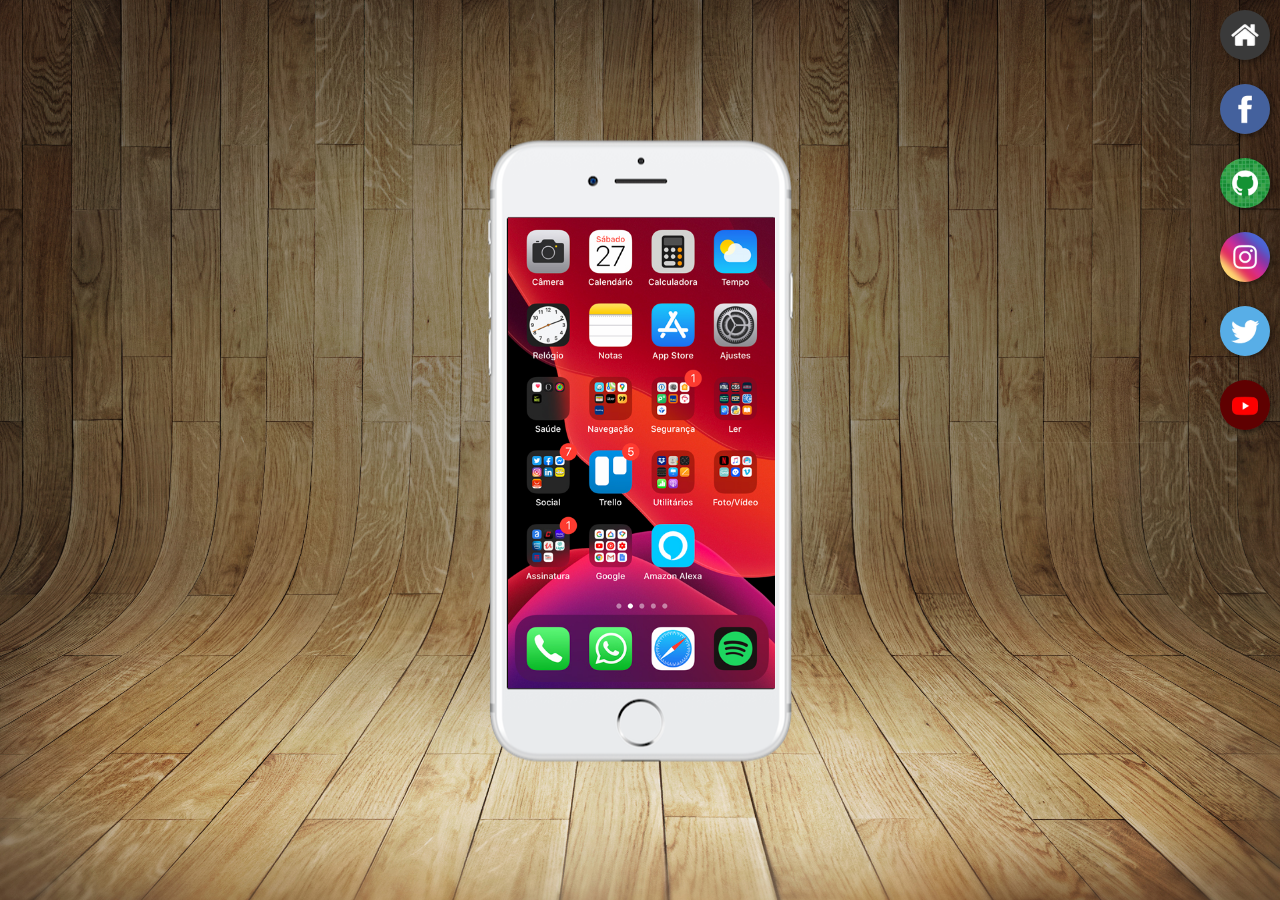
<file: index.html>
<!DOCTYPE html>
<html lang="pt-br">
<head>
    <meta charset="UTF-8">
    <meta http-equiv="X-UA-Compatible" content="IE=edge">
    <meta name="viewport" content="width=device-width, initial-scale=1.0">
    <title>Document</title>
    <link rel="shortcut icon" href="favicon.ico" type="image/x-icon">
    <link rel="stylesheet" href="estilo/style-Social.css">
</head>
<body>
    <main>
        <section id="celular">
            <iframe src="Home.html" name="tela" id="tela" frameborder="0"></iframe>
        </section>
        <section id="app">
            <a href="apps/Home.html" target="tela"><img src="imagens/logo-home.jpg" alt="Home"></a><br> 
            <a href="apps/facebook.html" target="tela"><img src="imagens/logo-facebook.jpg" alt="facebook"></a><br>
            <a href="apps/github.html" target="tela"><img src="imagens/logo-github.jpg" alt="github"></a><br>
            <a href="apps/instagram.html" target="tela"><img src="imagens/logo-instagram.jpg" alt="instagram"></a><br>
            <a href="apps/twitter.html" target="tela"><img src="imagens/logo-twitter.jpg" alt="twitter"></a><br>
            <a href="apps/youtube.html" target="tela"><img src="imagens/logo-youtube.jpg" alt="youtube"></a>
        </section>
    </main>

</body>
</html>
</file>
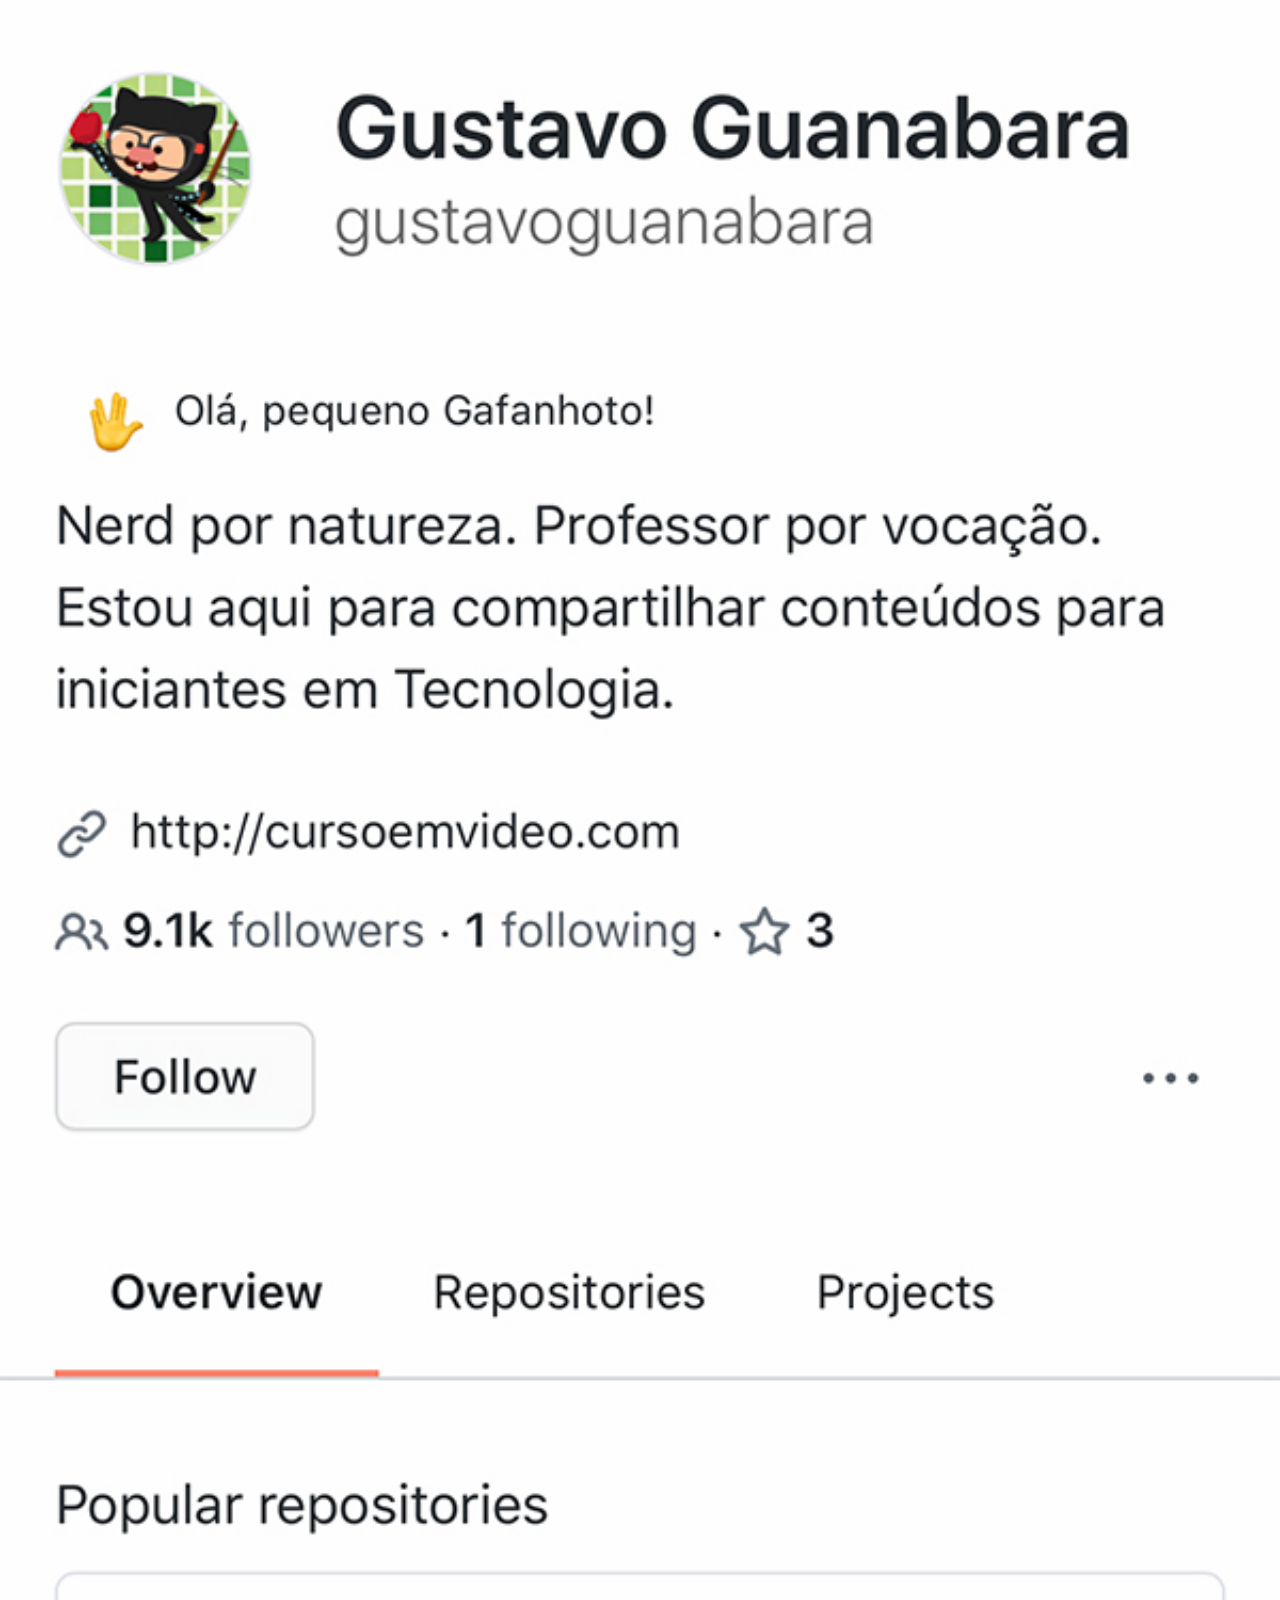
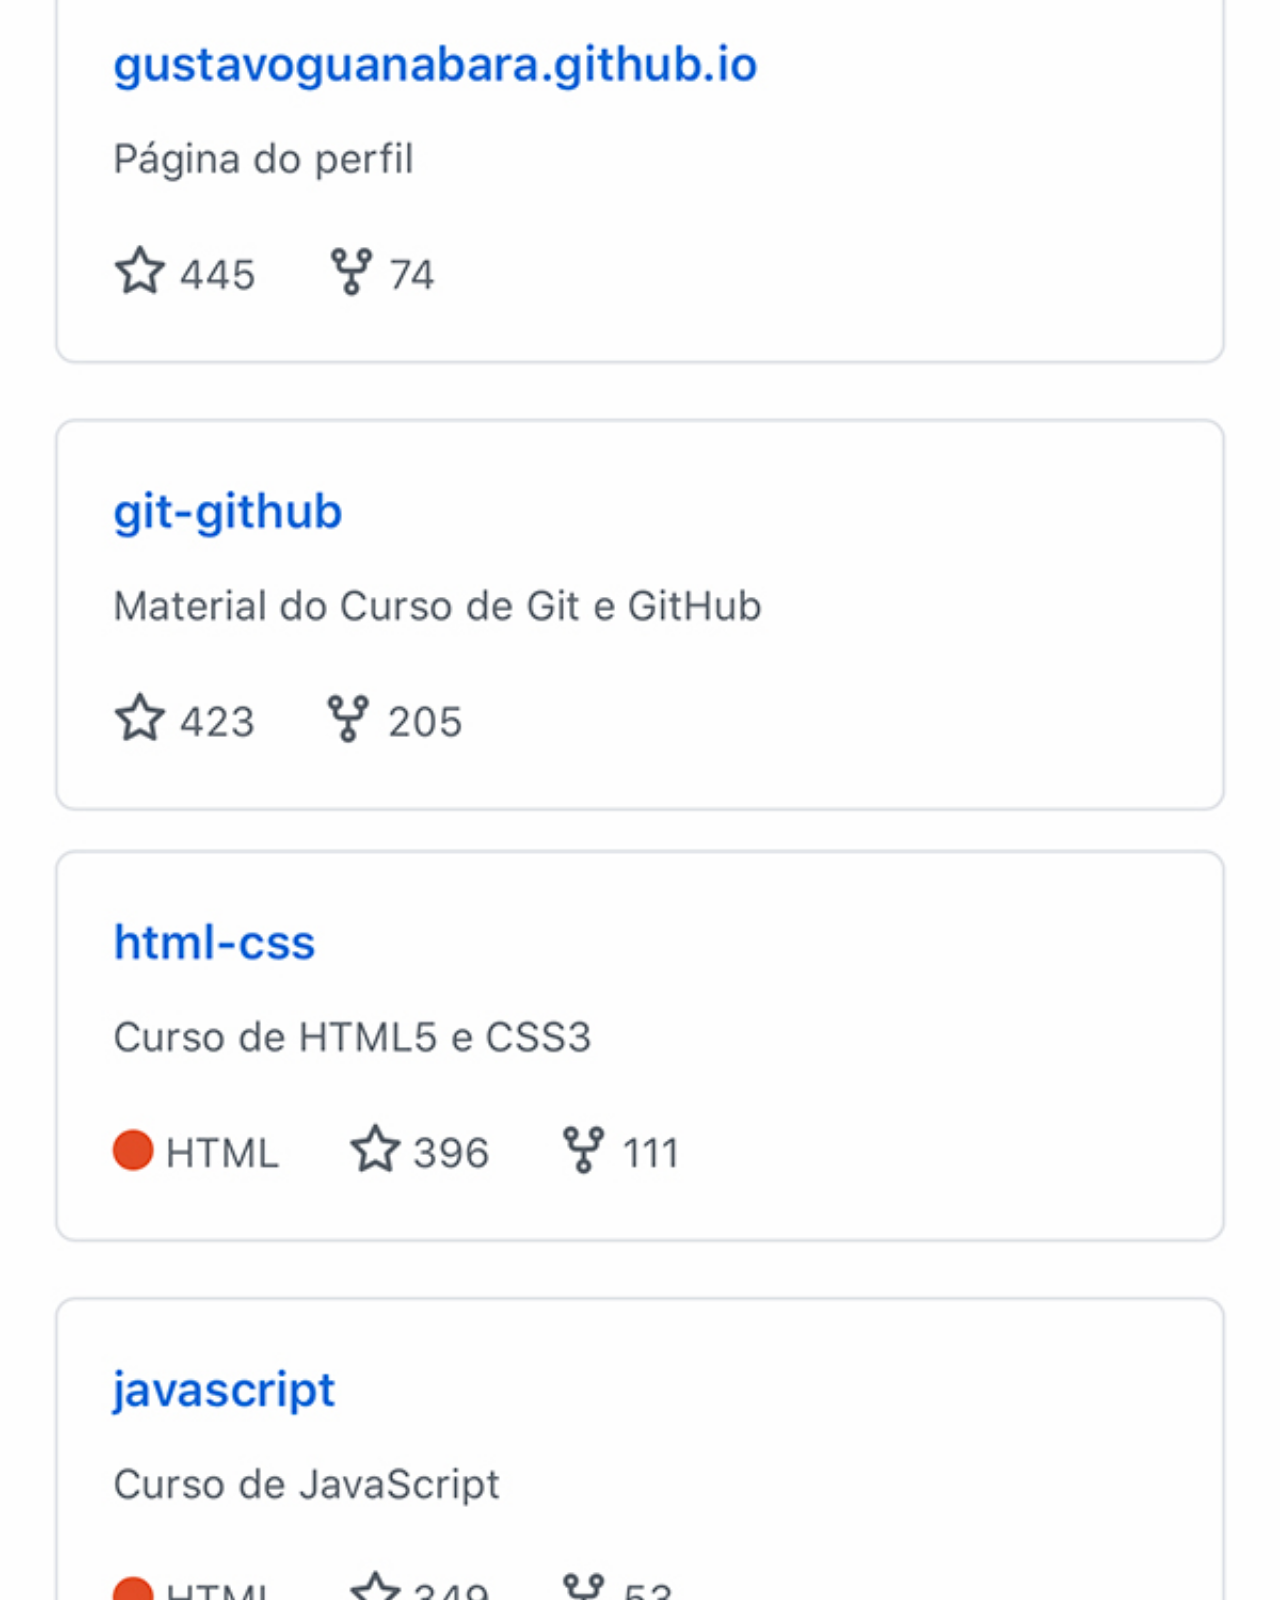
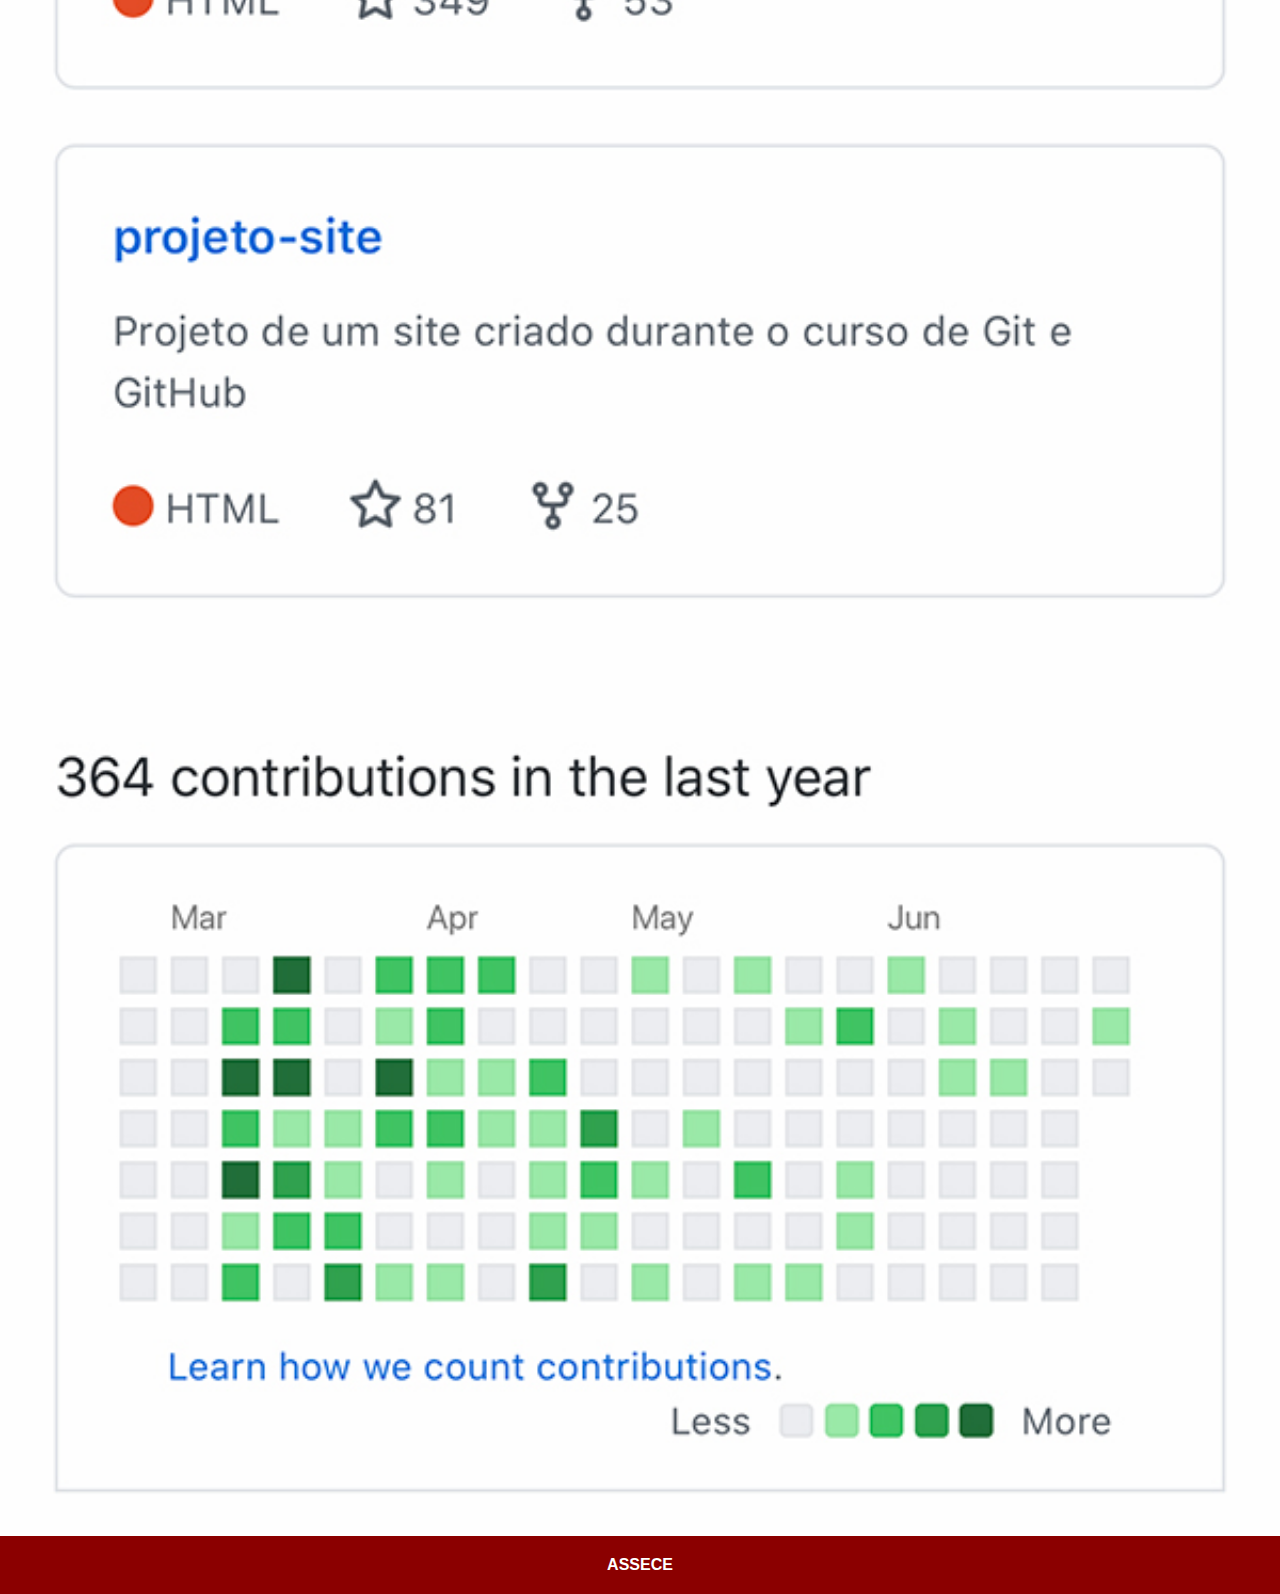
<file: github.html>
<!DOCTYPE html>
<html lang="pt-br">
<head>
    <meta charset="UTF-8">
    <meta http-equiv="X-UA-Compatible" content="IE=edge">
    <meta name="viewport" content="width=device-width, initial-scale=1.0">
    <title>Github</title>
    <link rel="stylesheet" href="estilo/style-app.css">
</head>
<body>
    <img src="imagens/tela-github.jpg" alt="github">
    <a href="https://gustavoguanabara.github.io/">ASSECE</a>
</body>
</html>
</file>
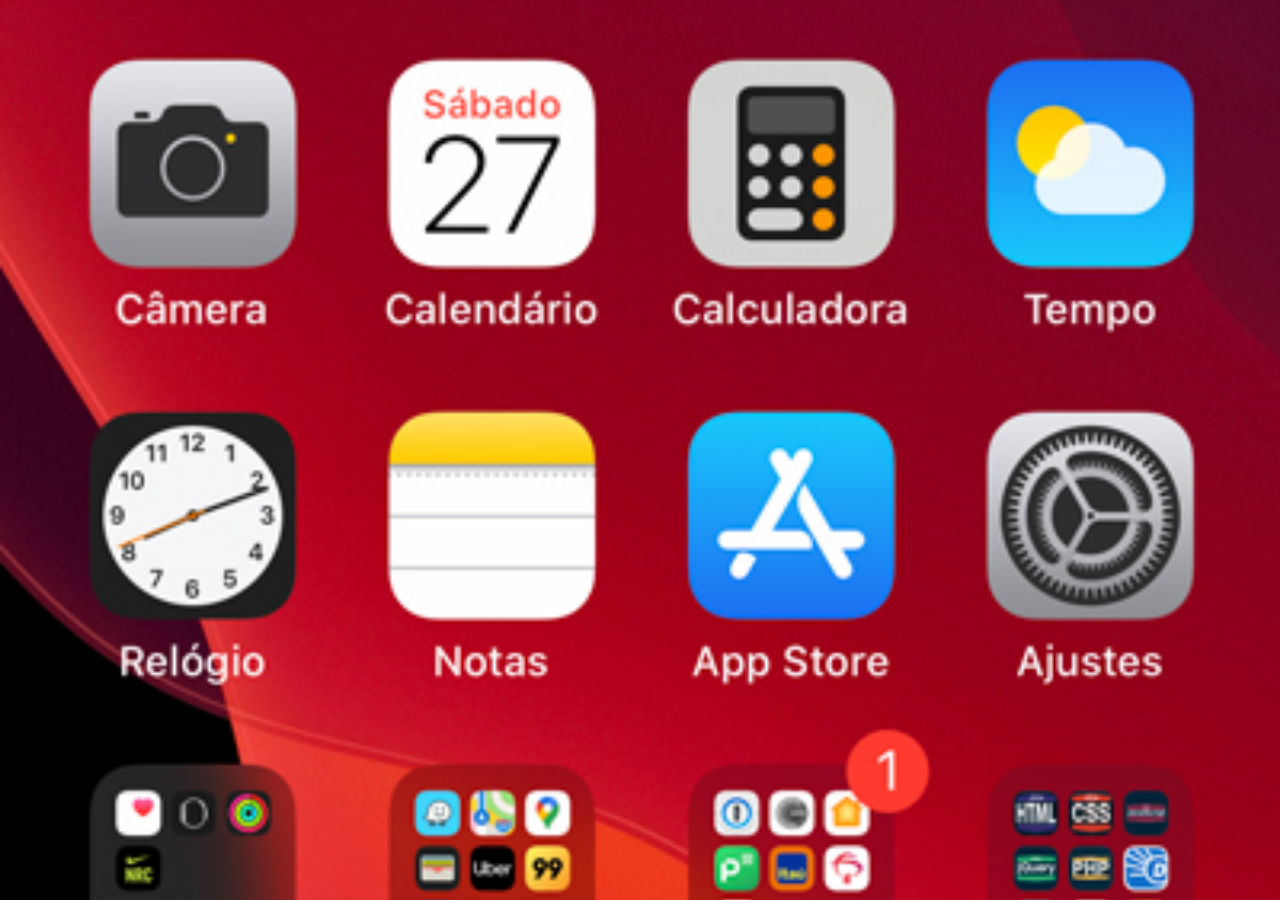
<file: Home.html>
<!DOCTYPE html>
<html lang="pt-br">
<head>
    <meta charset="UTF-8">
    <meta http-equiv="X-UA-Compatible" content="IE=edge">
    <meta name="viewport" content="width=device-width, initial-scale=1.0">
    <title>Home</title>
    <style>
        *{
            margin: 0px;
            padding: 0px;
        }
        body{
            width: 100vw;
            height: 100vh;
            background: black url(imagens/tela-home.jpg) no-repeat top center;
            background-size: cover;
        }
    </style>
</head>
<body>
    
</body>
</html>
</file>
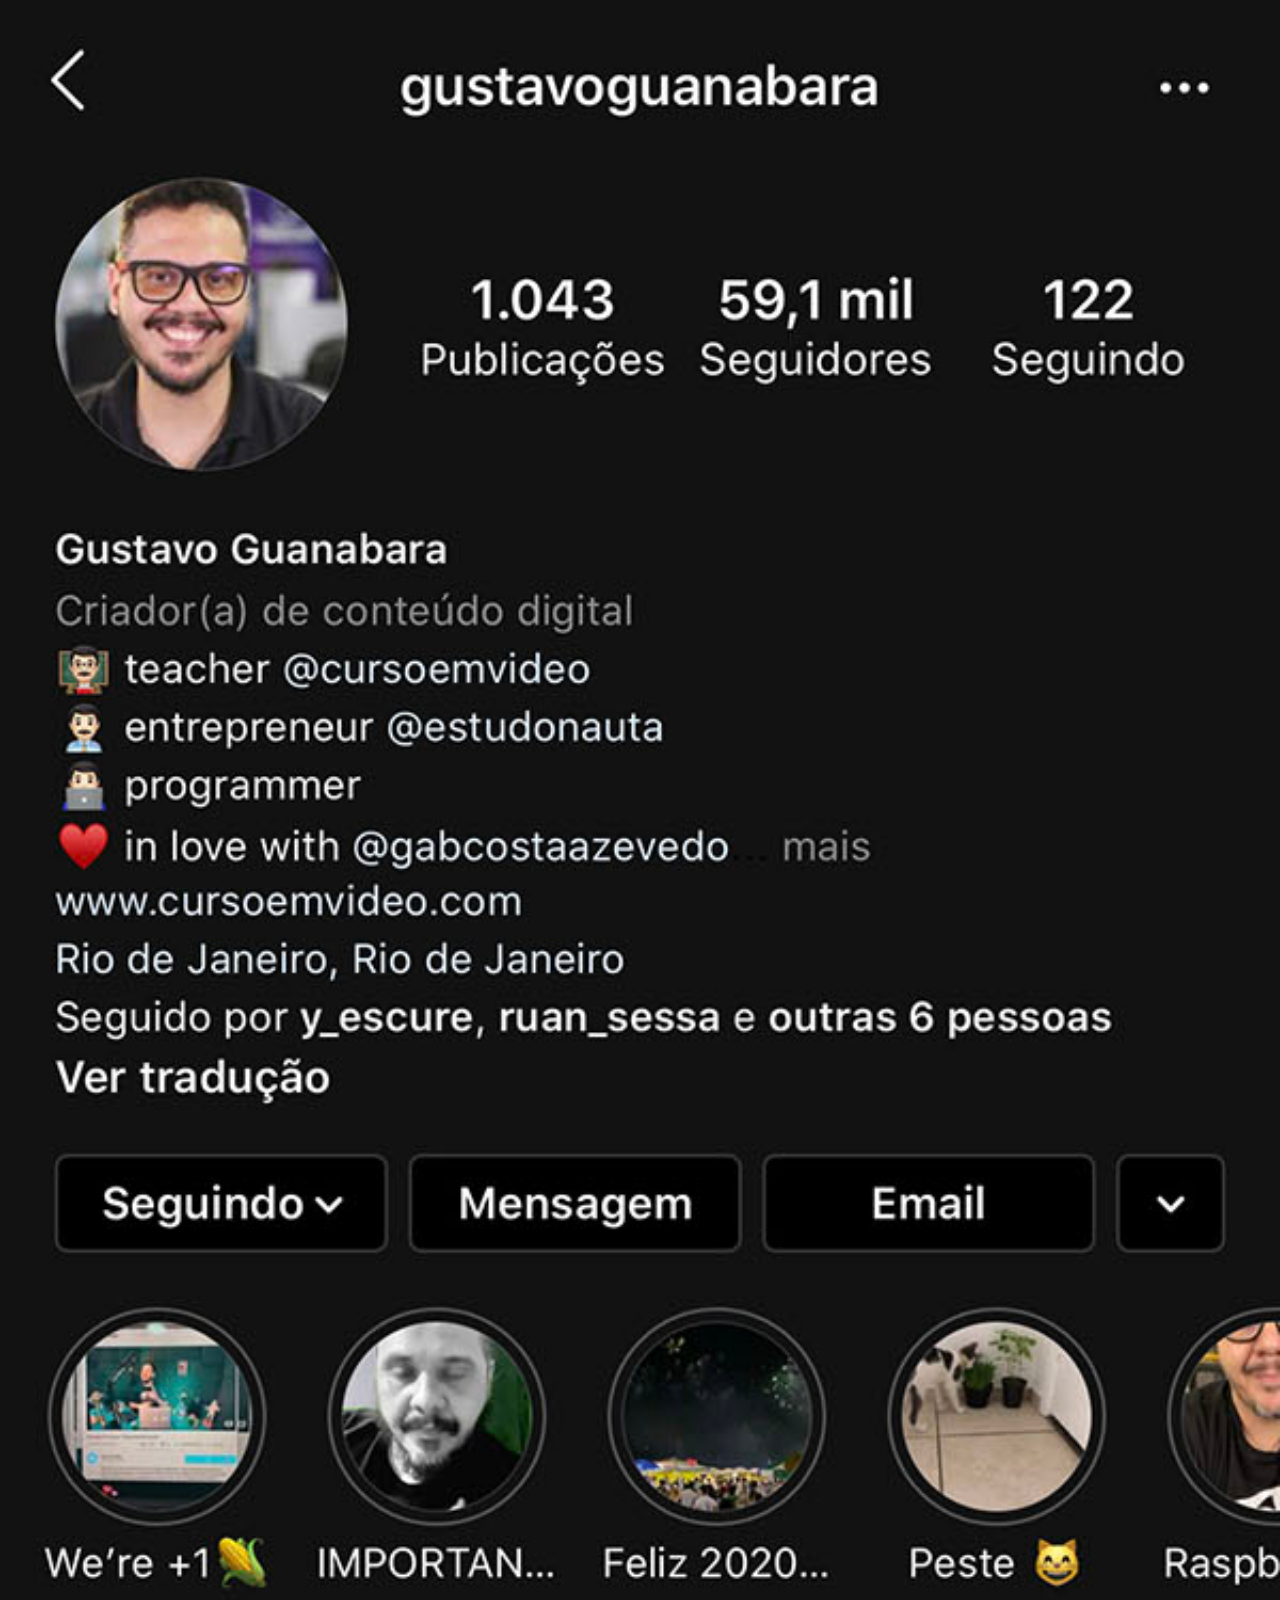
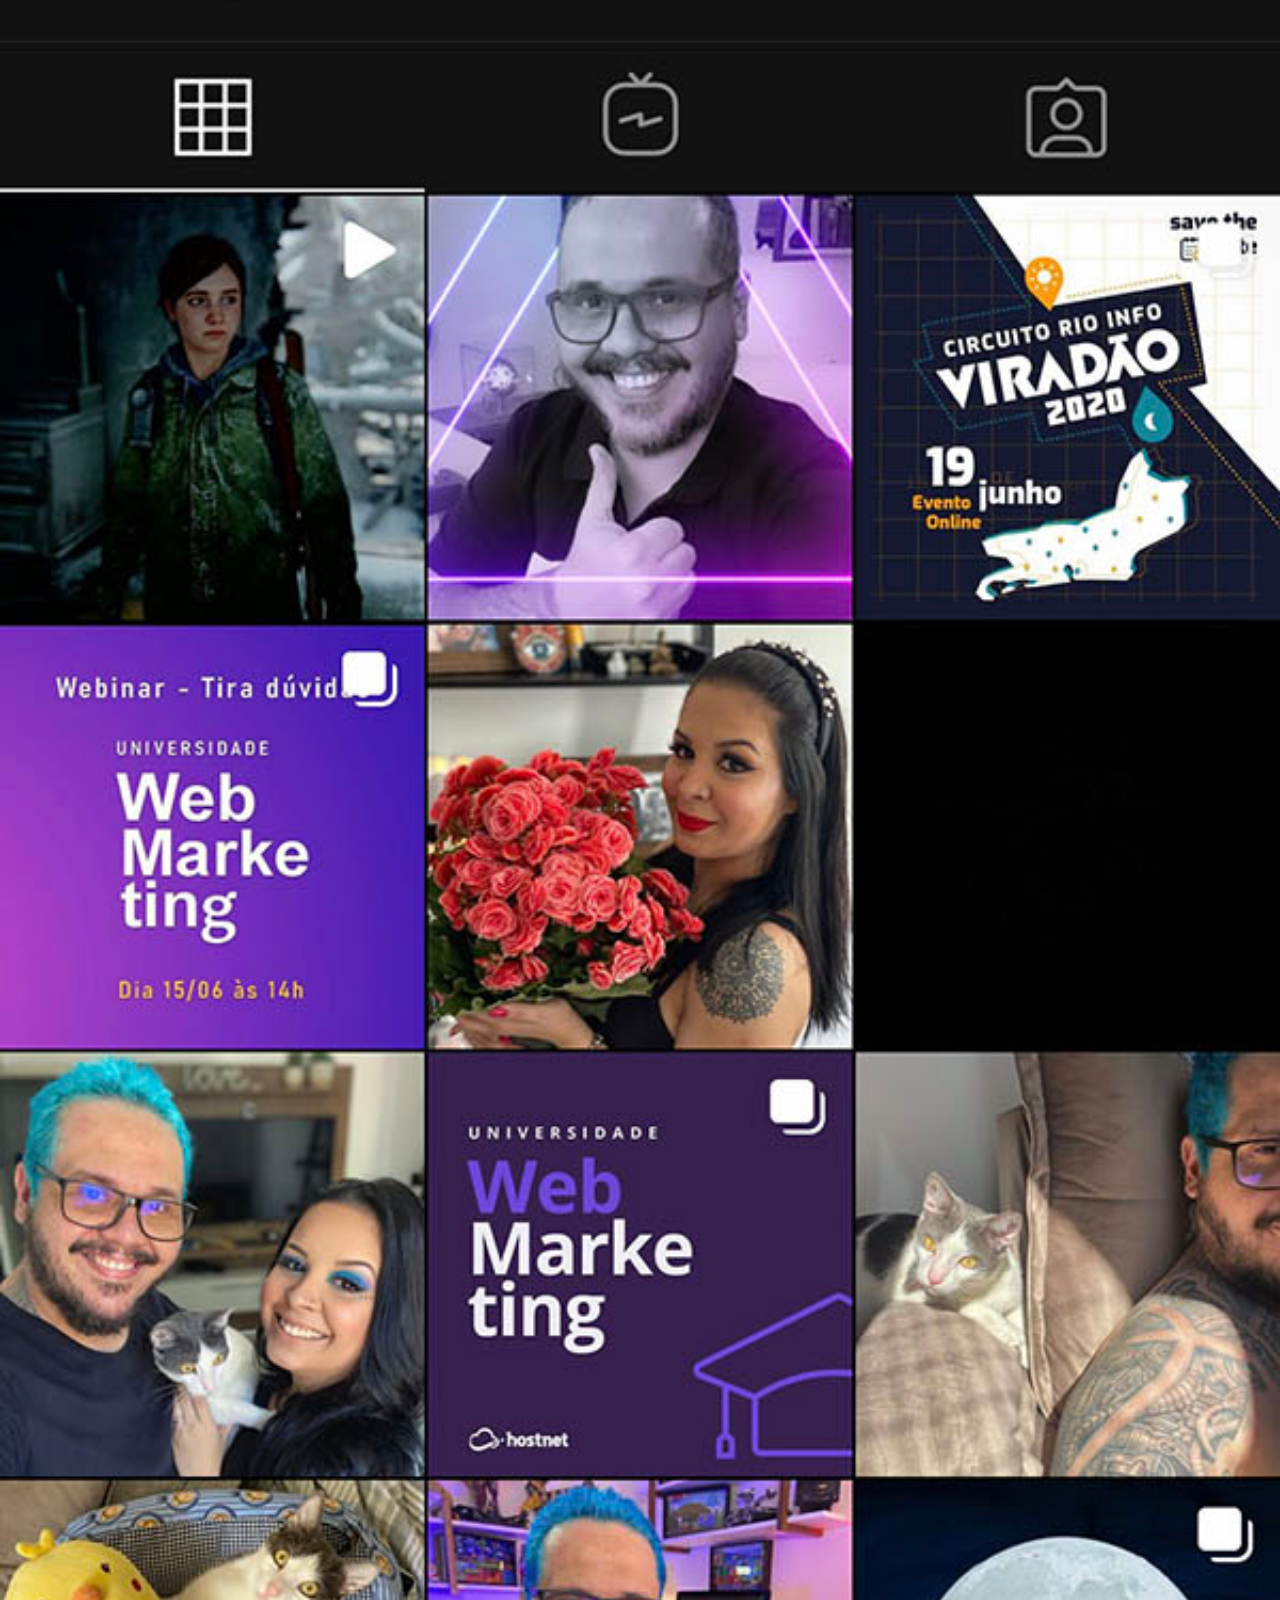
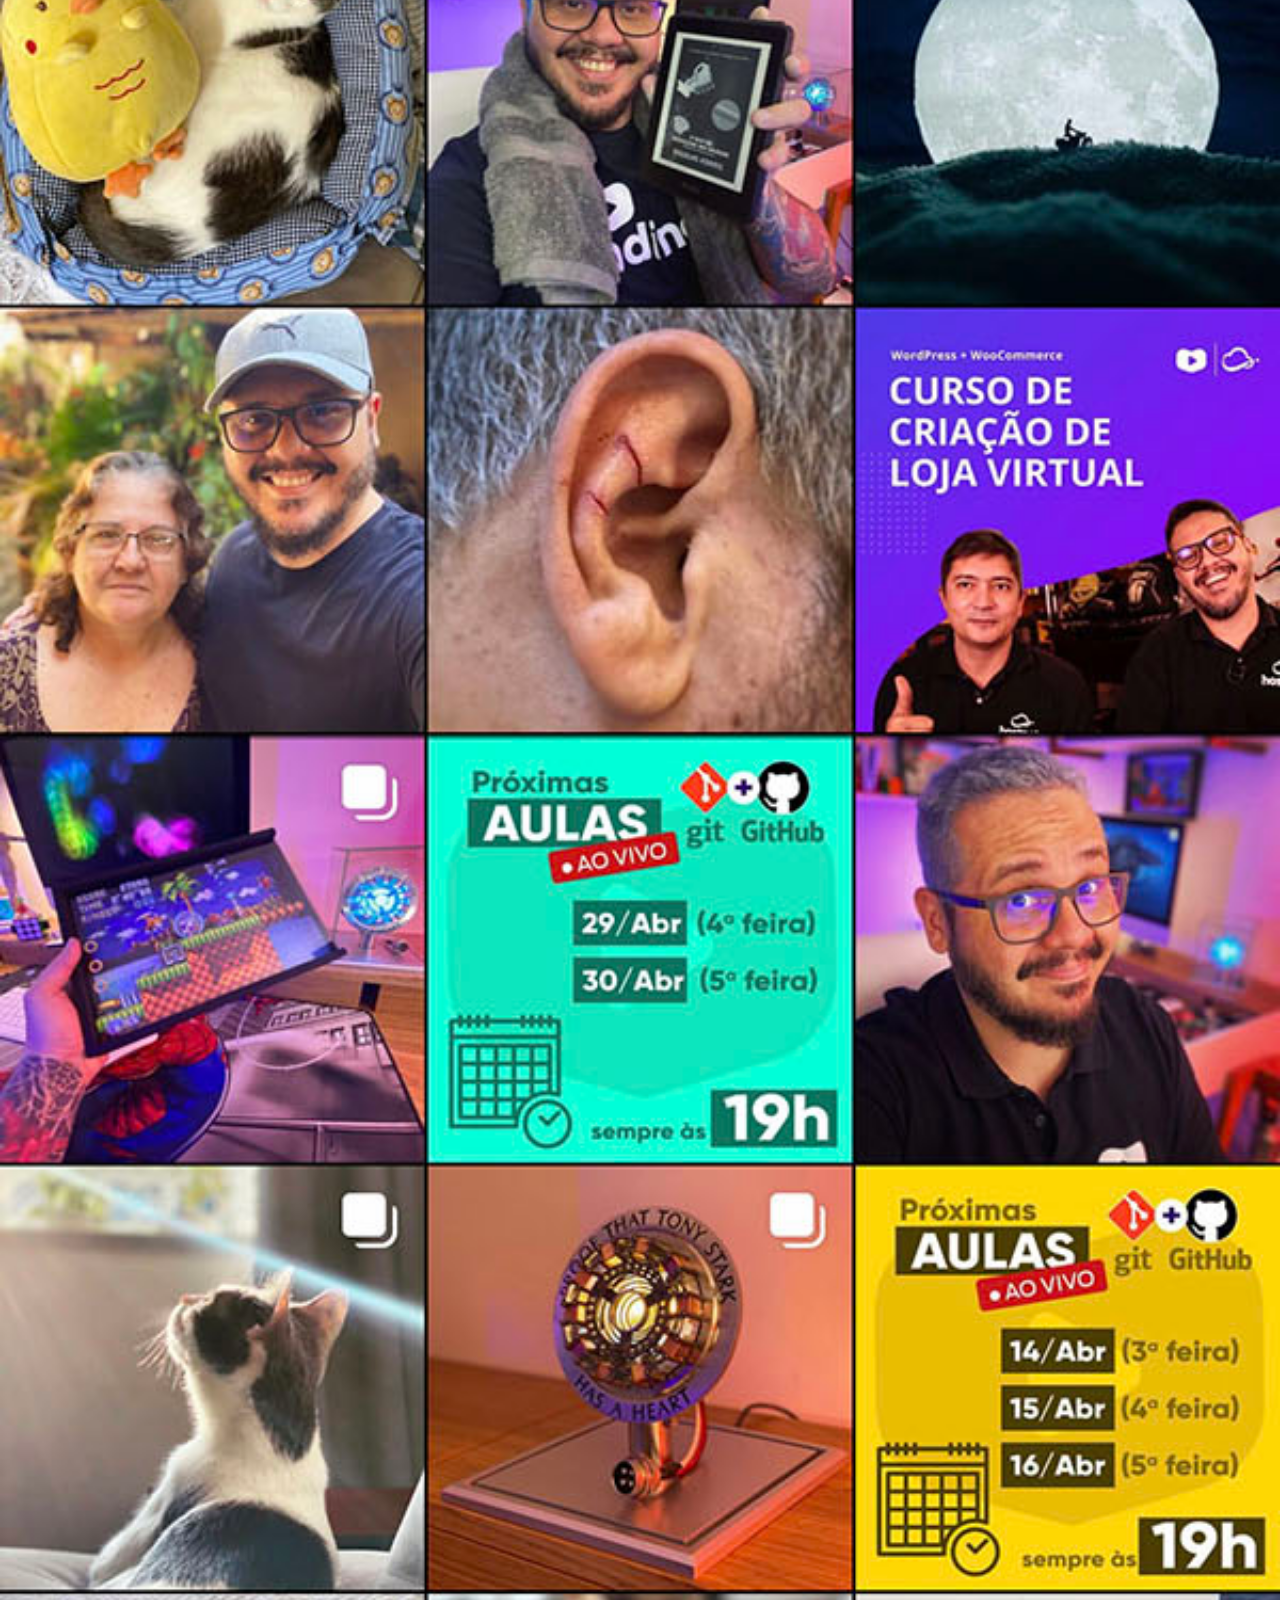
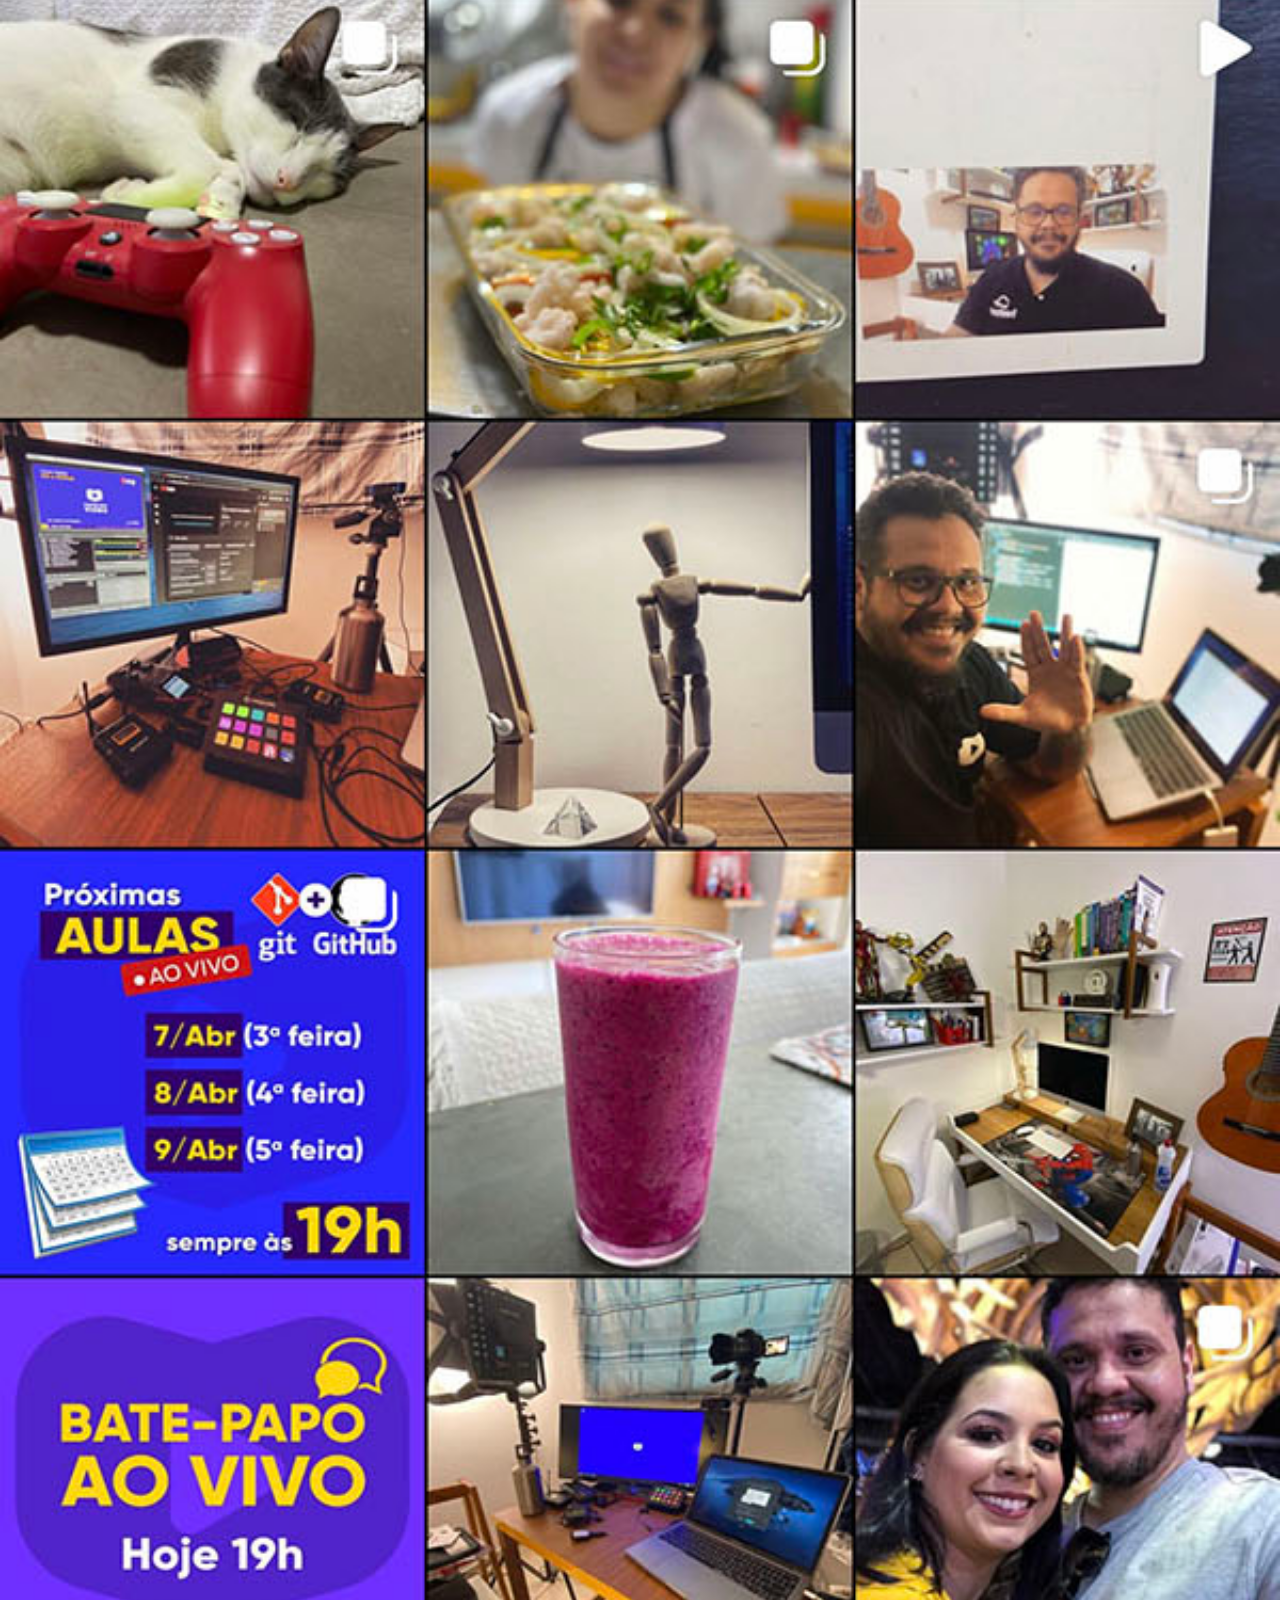
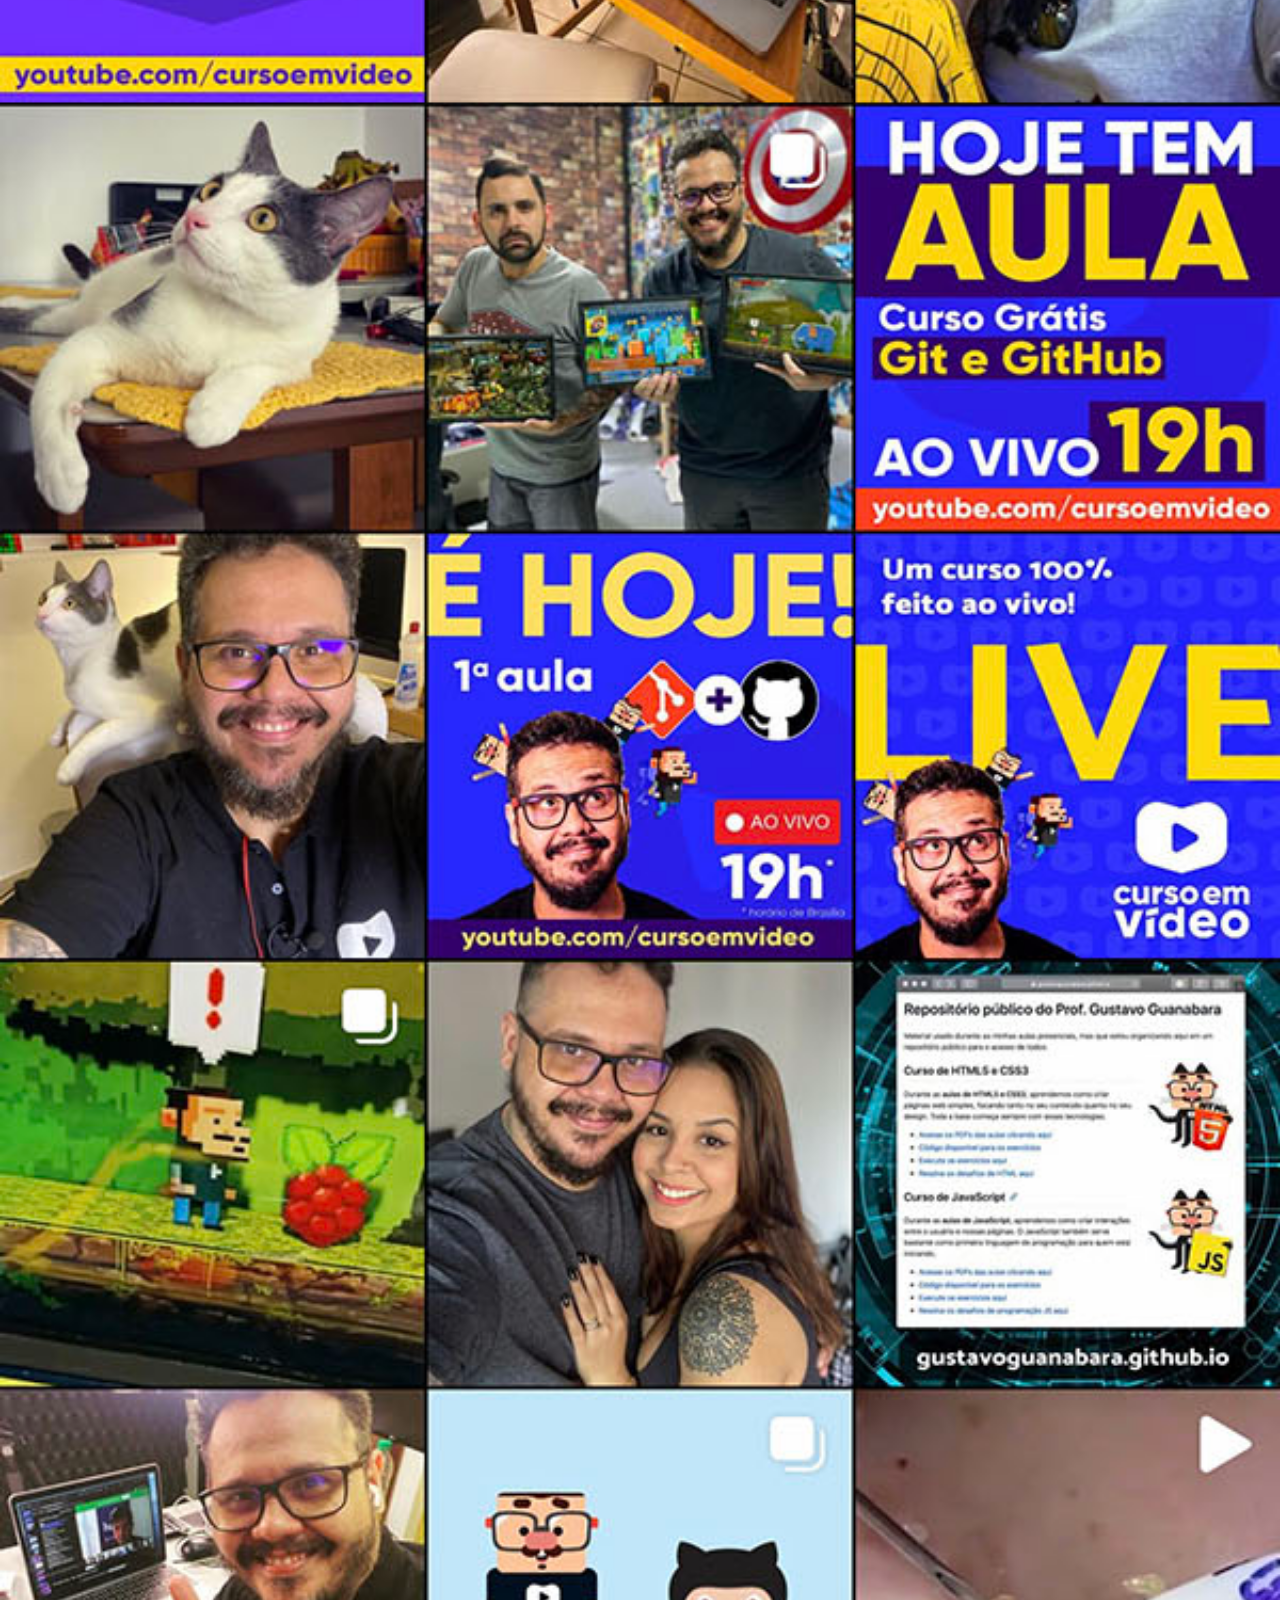
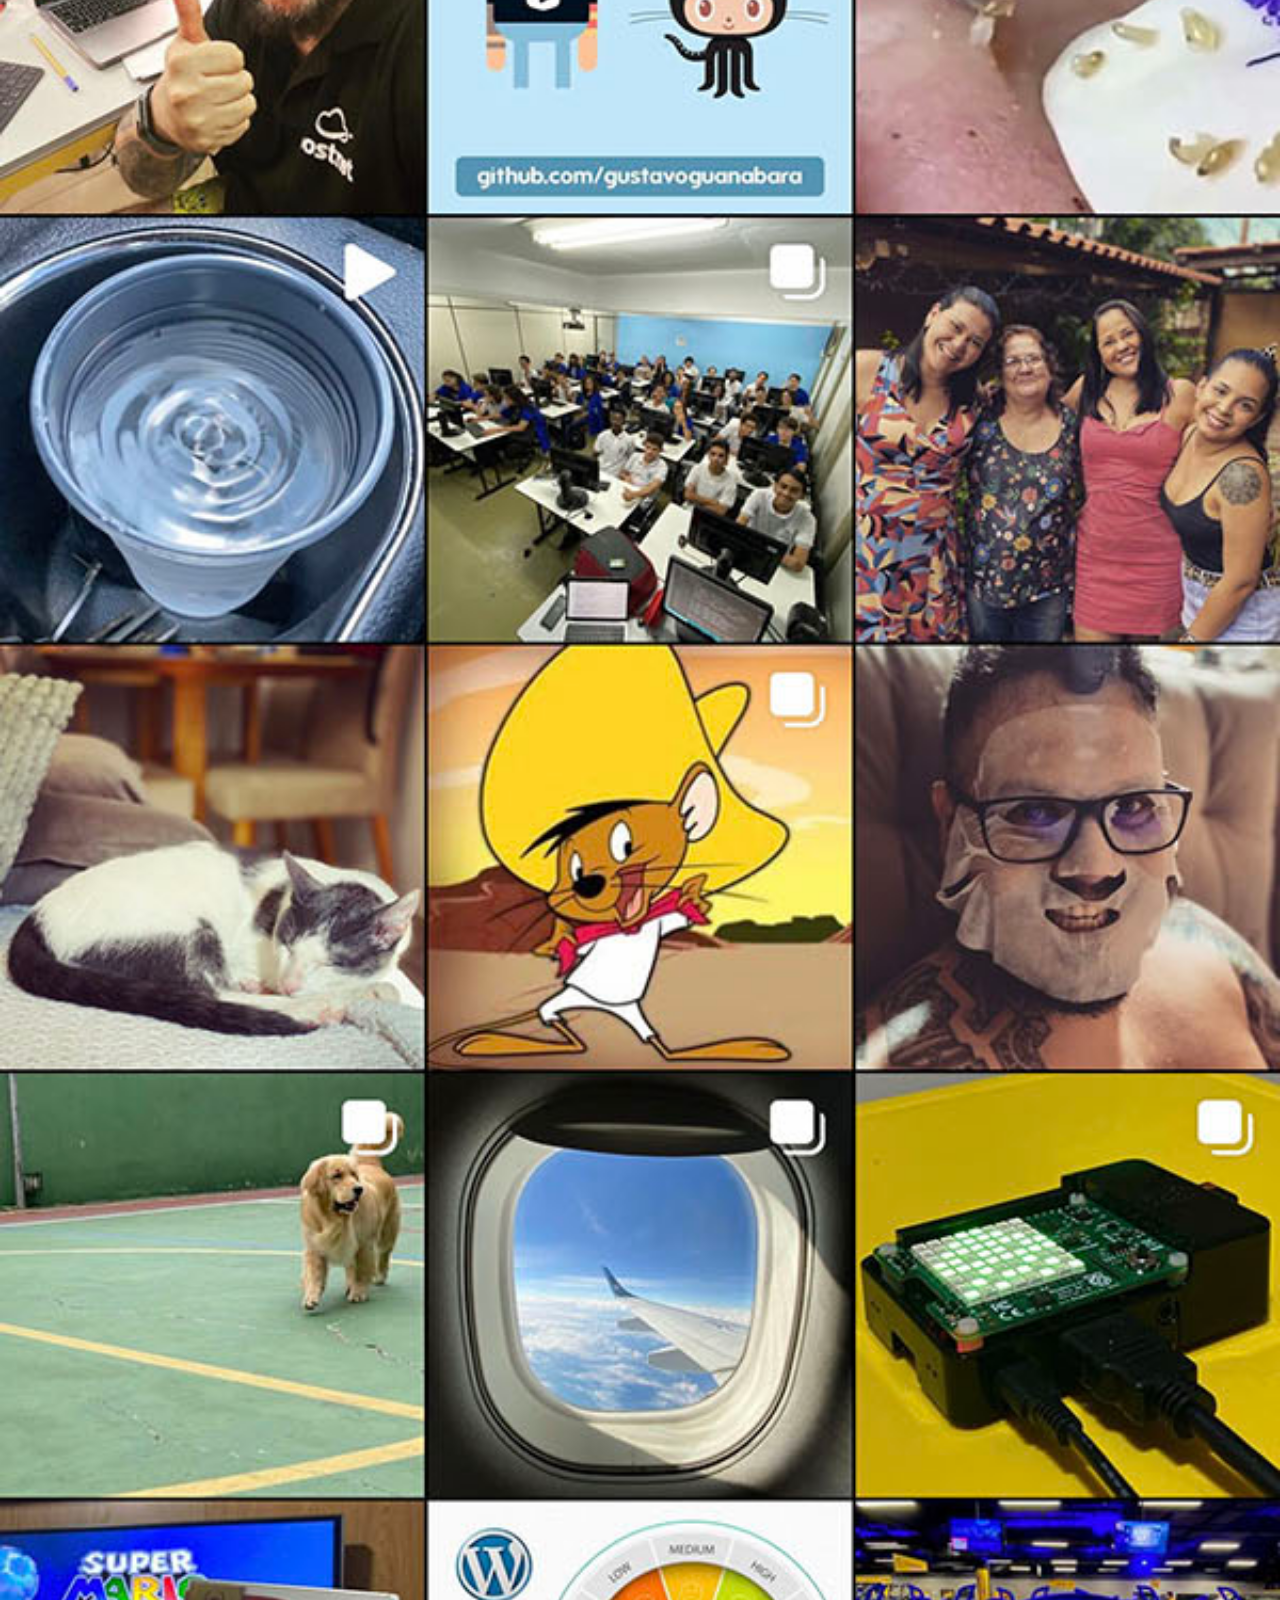
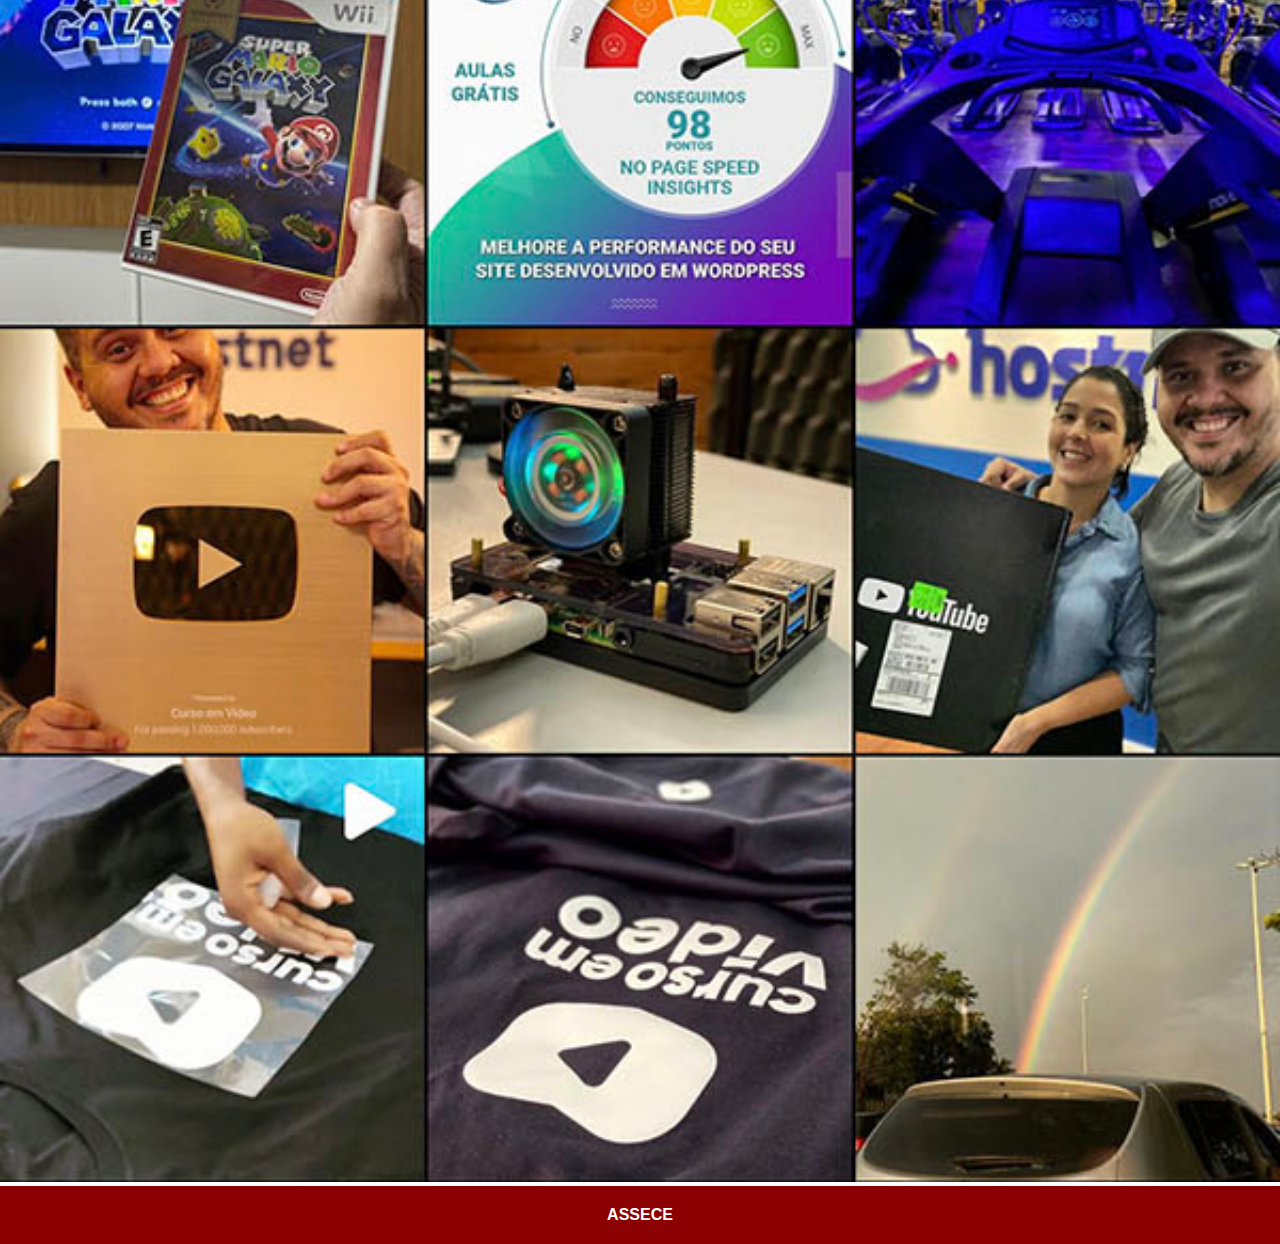
<file: instagram.html>
<!DOCTYPE html>
<html lang="pt-br">
<head>
    <meta charset="UTF-8">
    <meta http-equiv="X-UA-Compatible" content="IE=edge">
    <meta name="viewport" content="width=device-width, initial-scale=1.0">
    <title>Instagram</title>
    <link rel="stylesheet" href="estilo/style-app.css">
</head>
<body>
    <img src="imagens/tela-instagram.jpg" alt="instagram">
    <a target="_blank" href="https://www.instagram.com/gustavoguanabara/">ASSECE</a>
</body>
</html>
</file>
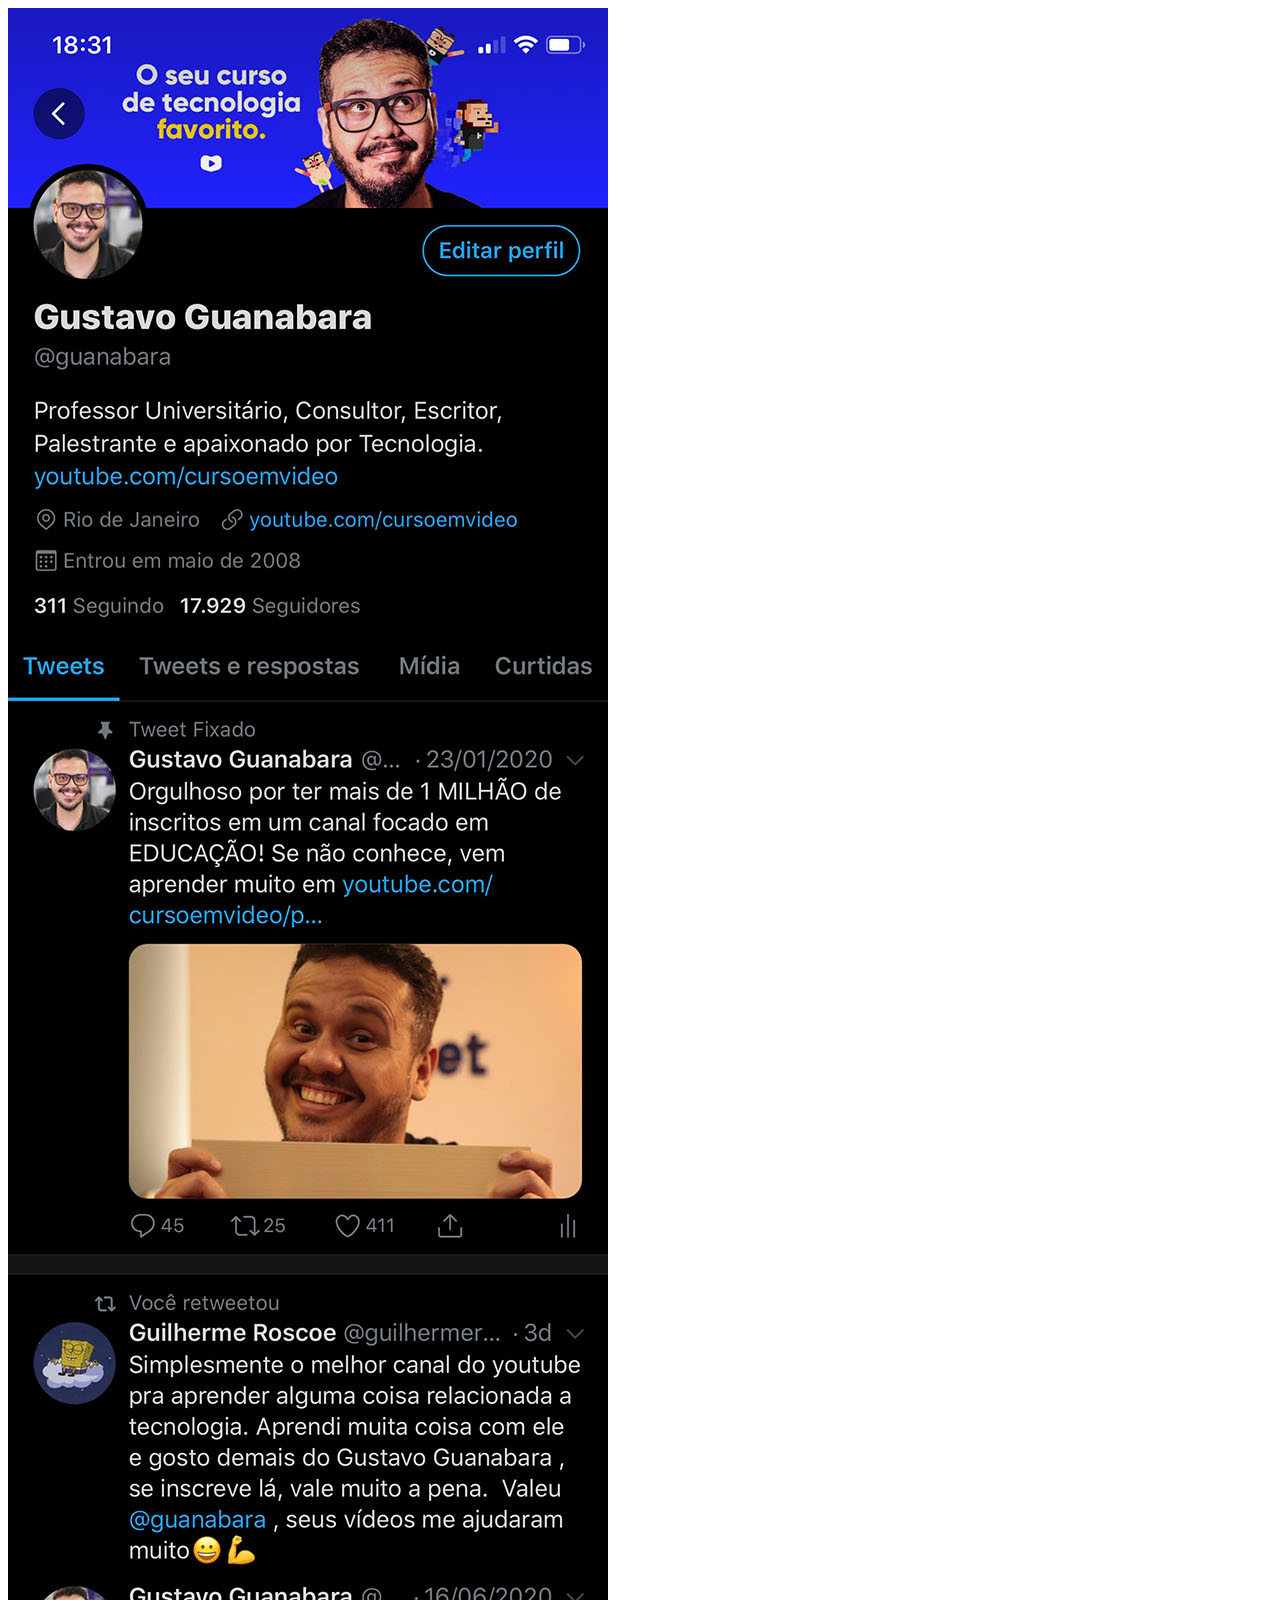
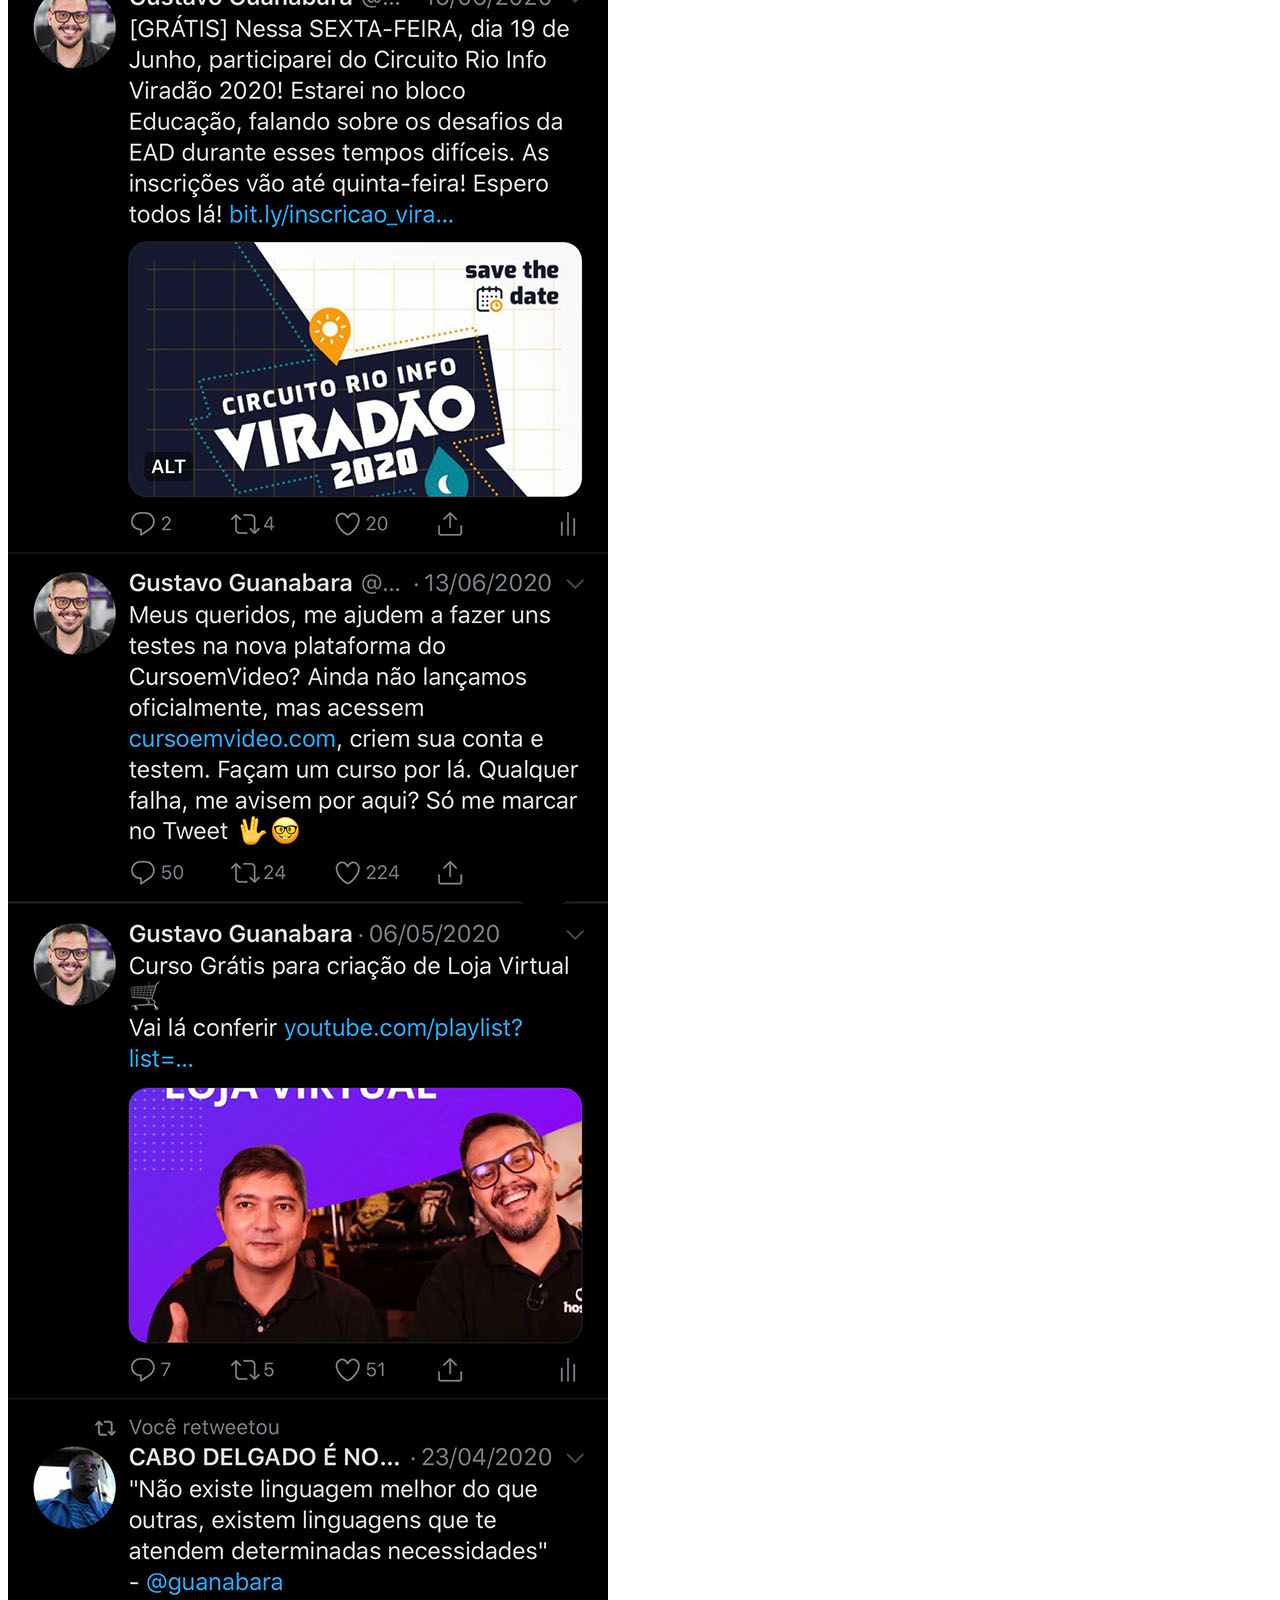
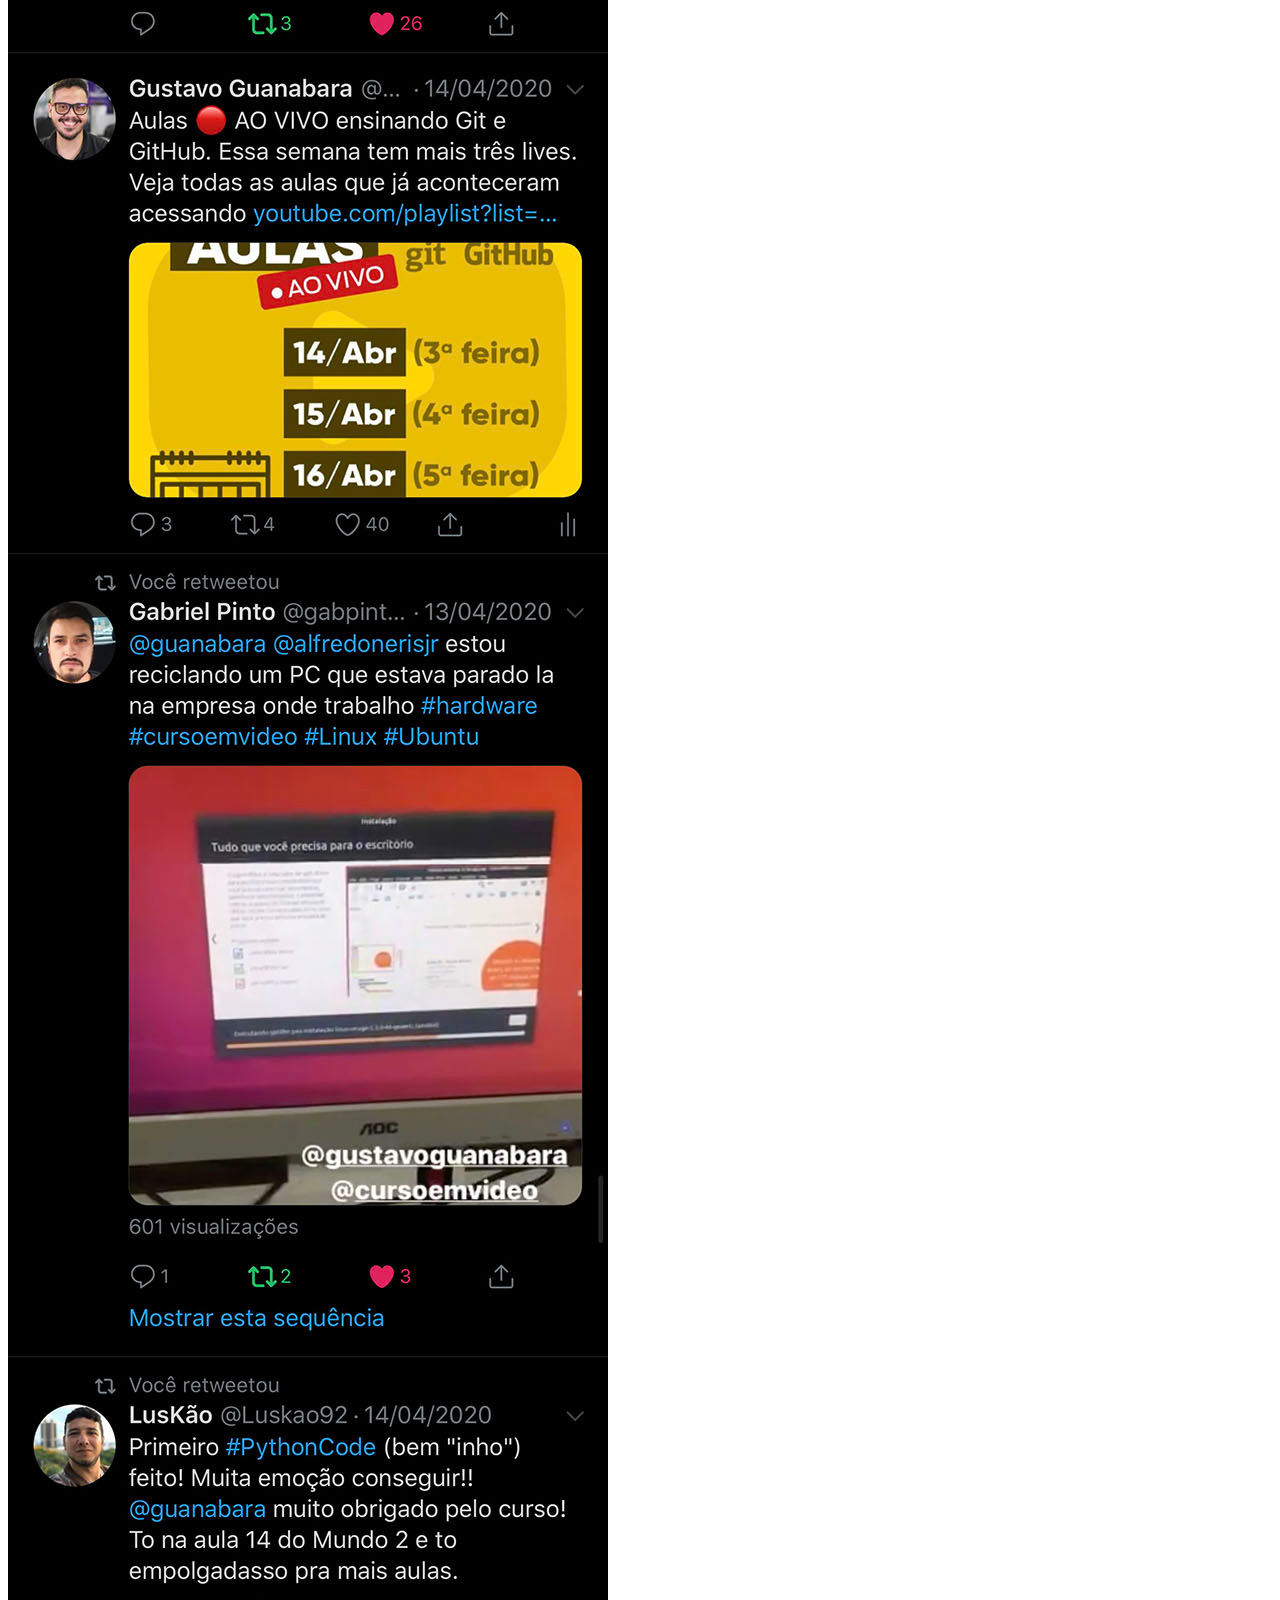
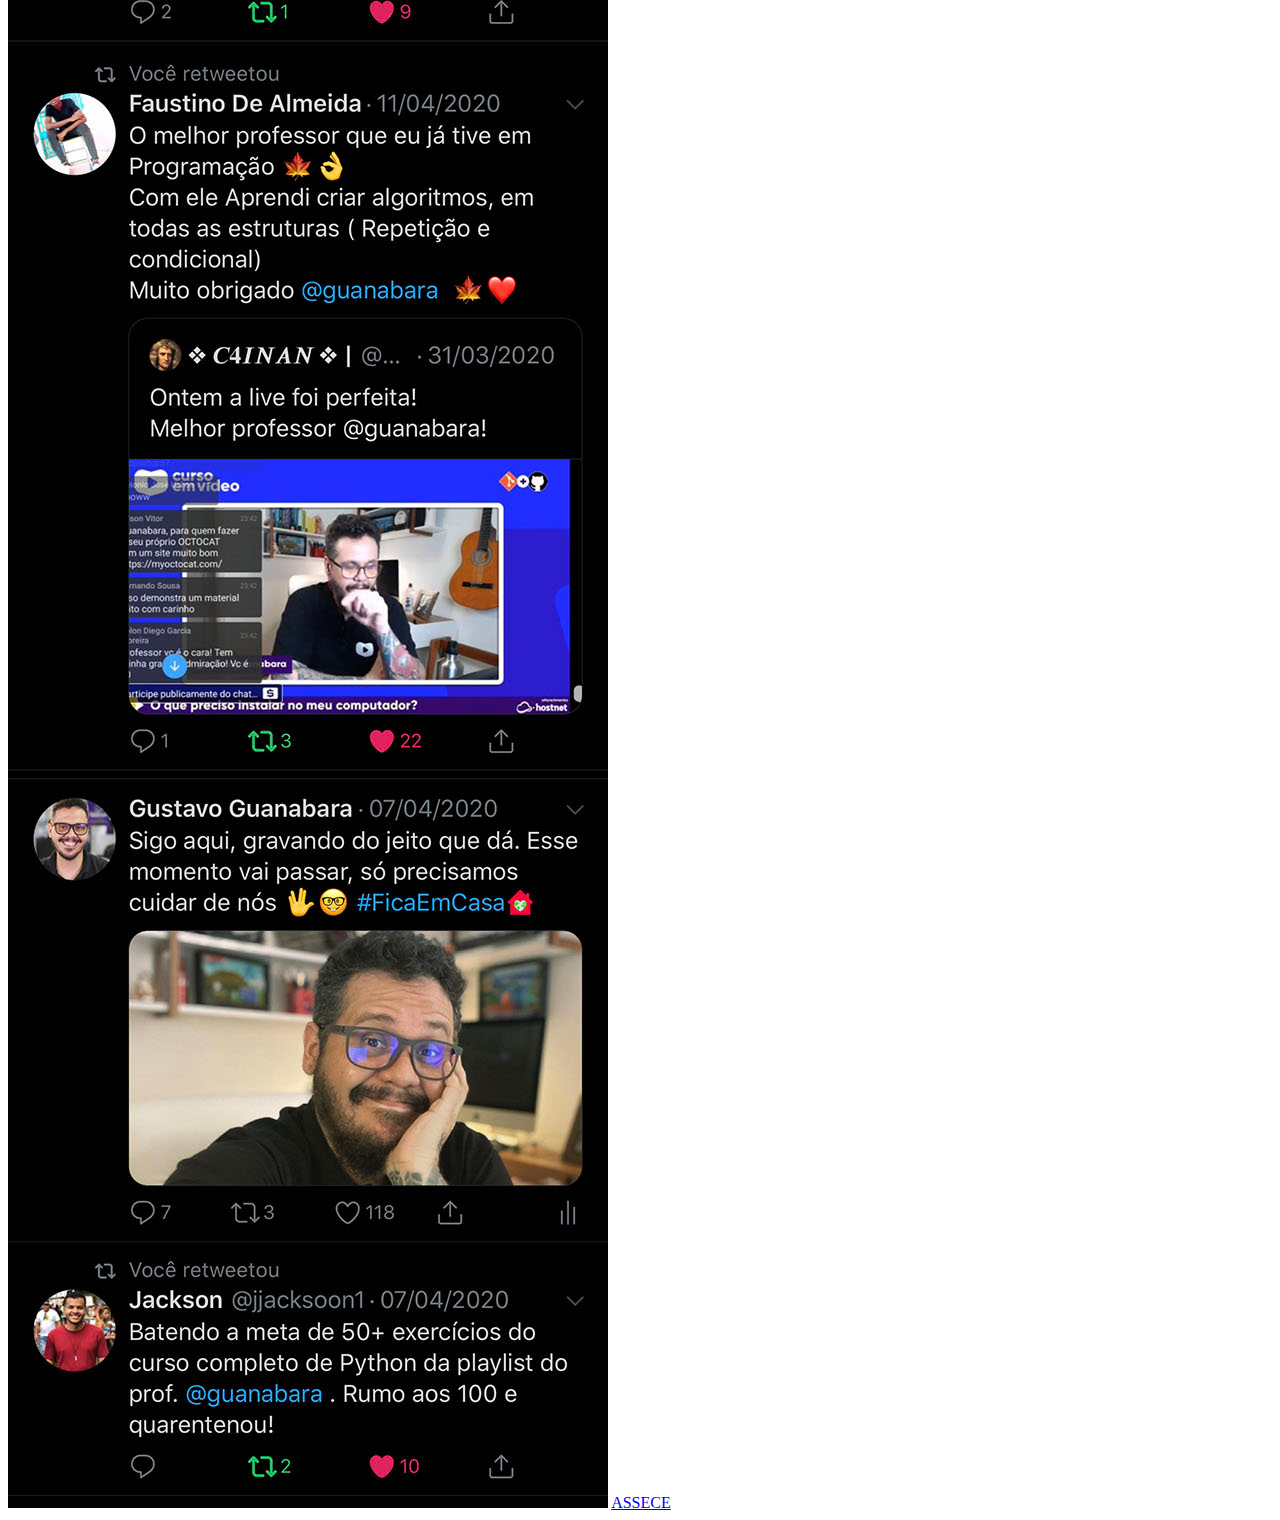
<file: twitter.html>
<!DOCTYPE html>
<html lang="twitter">
<head>
    <meta charset="UTF-8">
    <meta http-equiv="X-UA-Compatible" content="IE=edge">
    <meta name="viewport" content="width=device-width, initial-scale=1.0">
    <title>Twitter</title>
    <link rel="stylesheet" href="https://twitter.com/guanabara">
</head>
<body>
    <img src="imagens/tela-twitter.jpg" alt="twitter">
    <a href="https://twitter.com/guanabara">ASSECE</a>
</body>
</html>
</file>
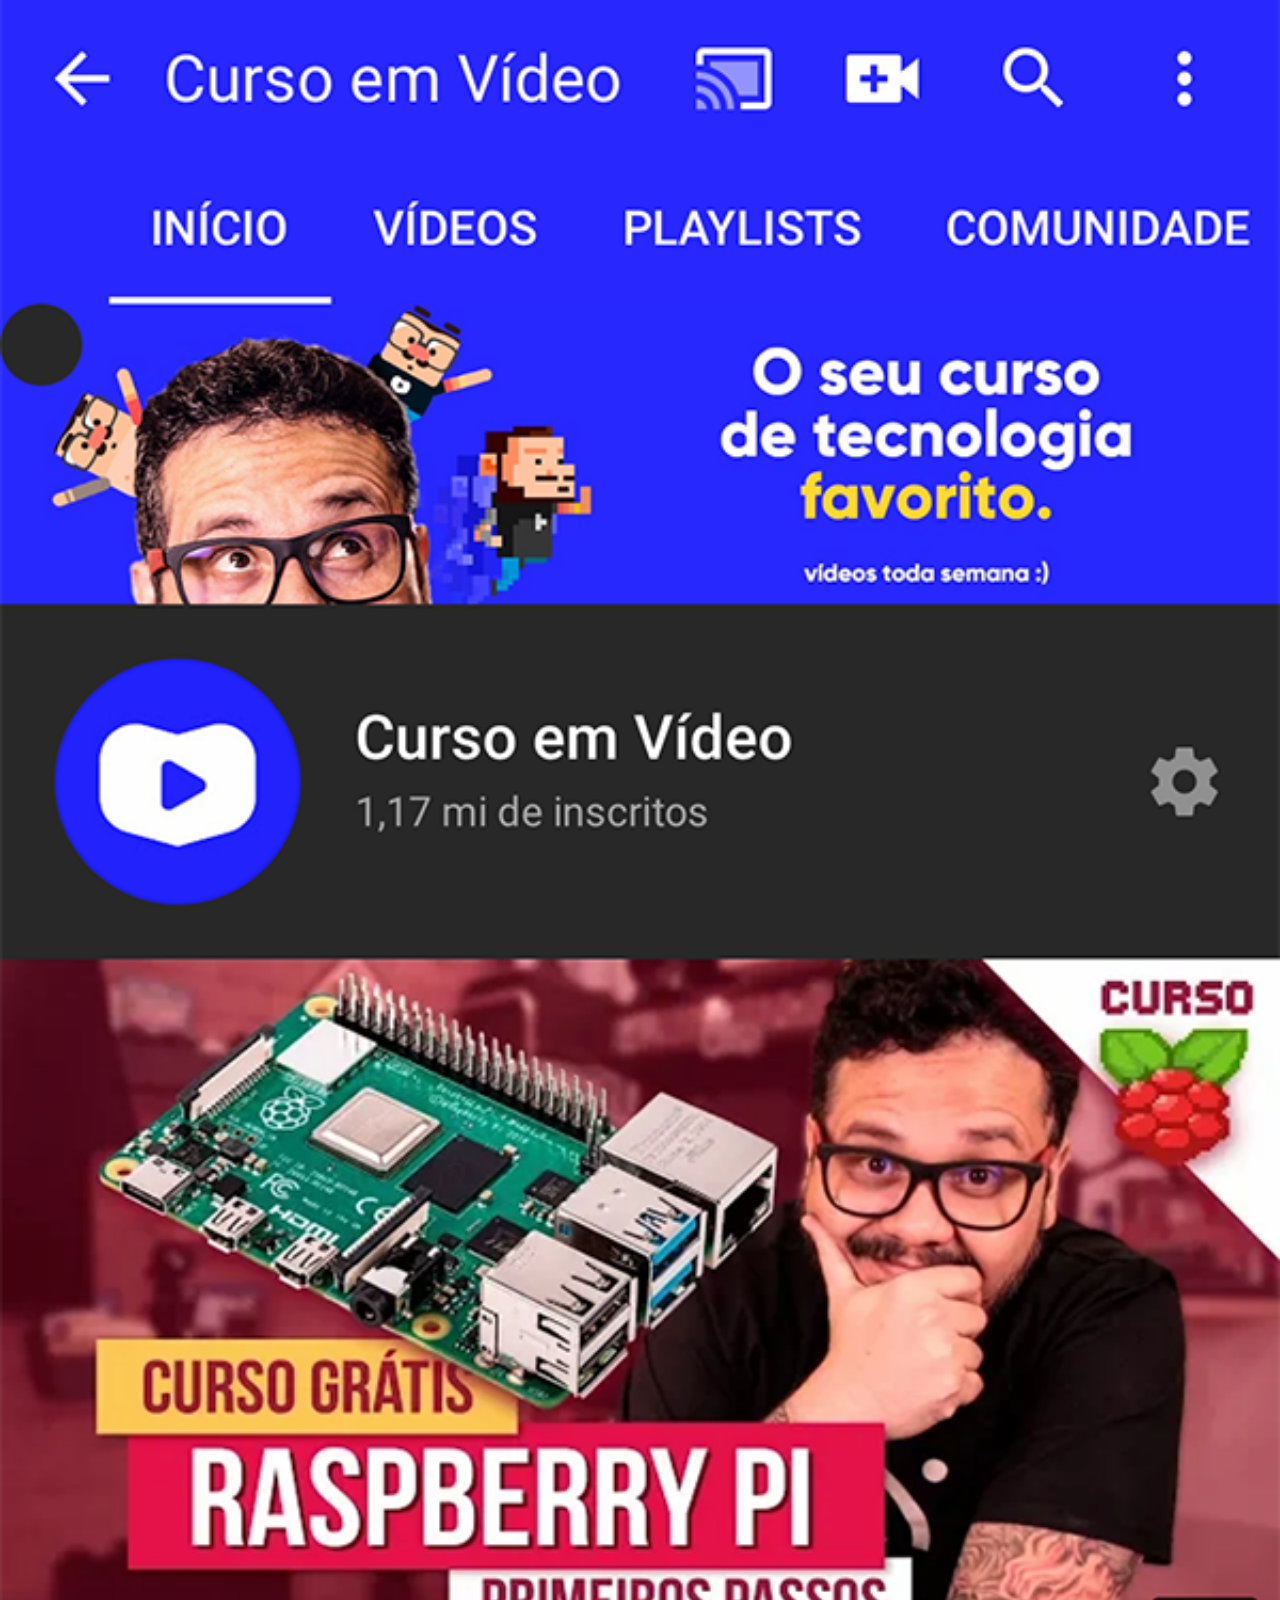
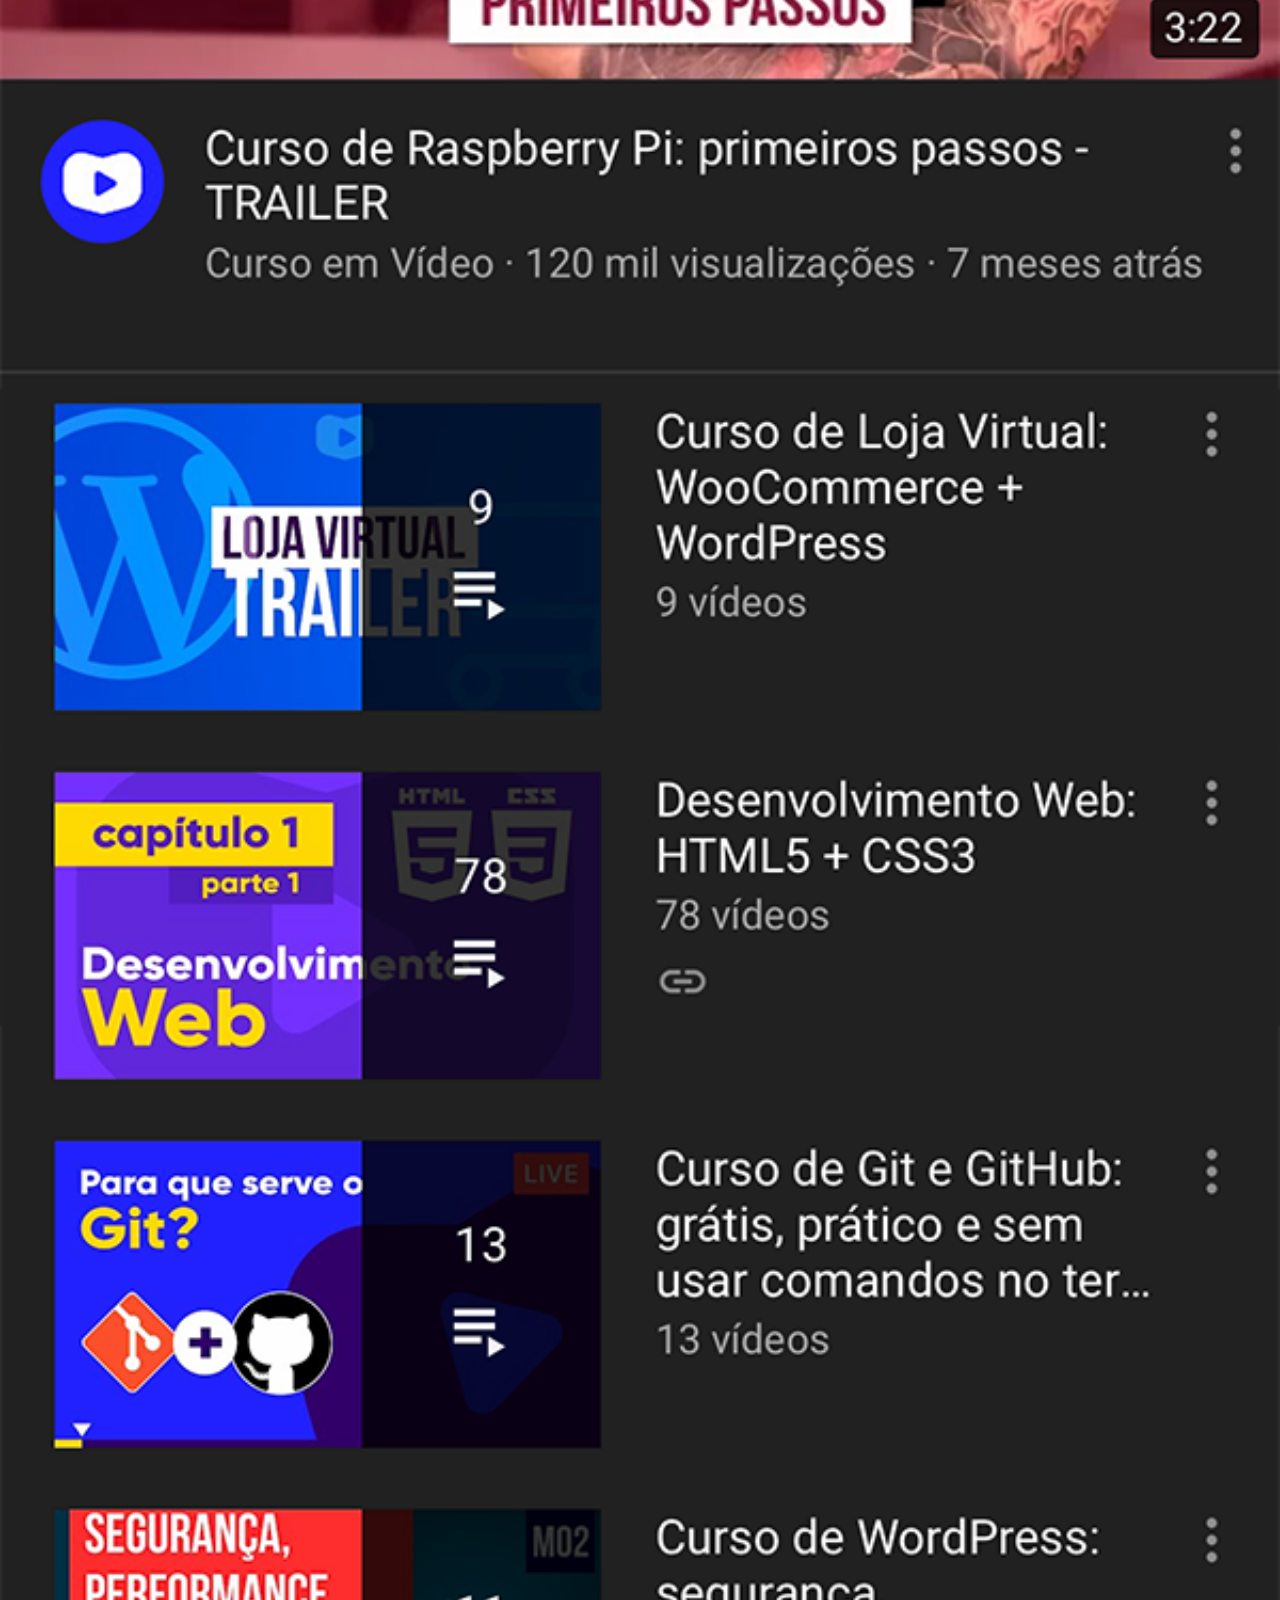
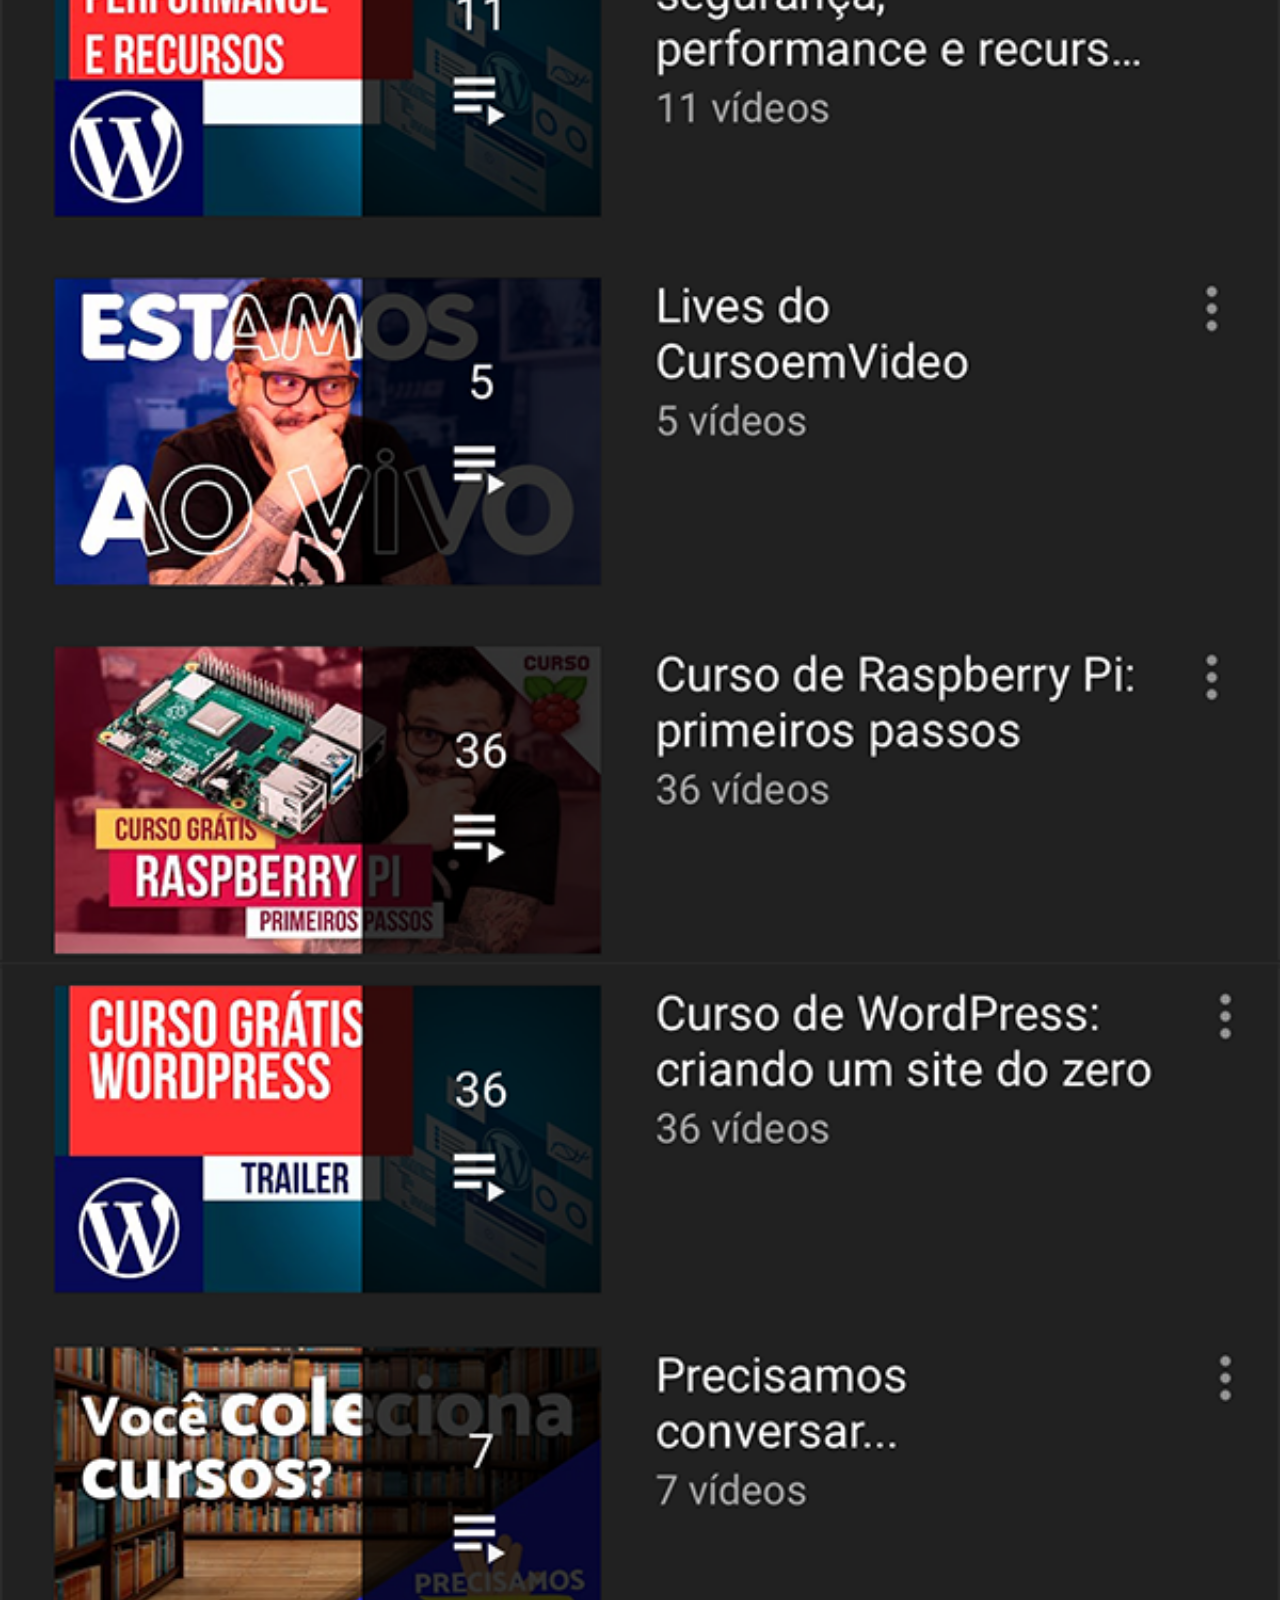
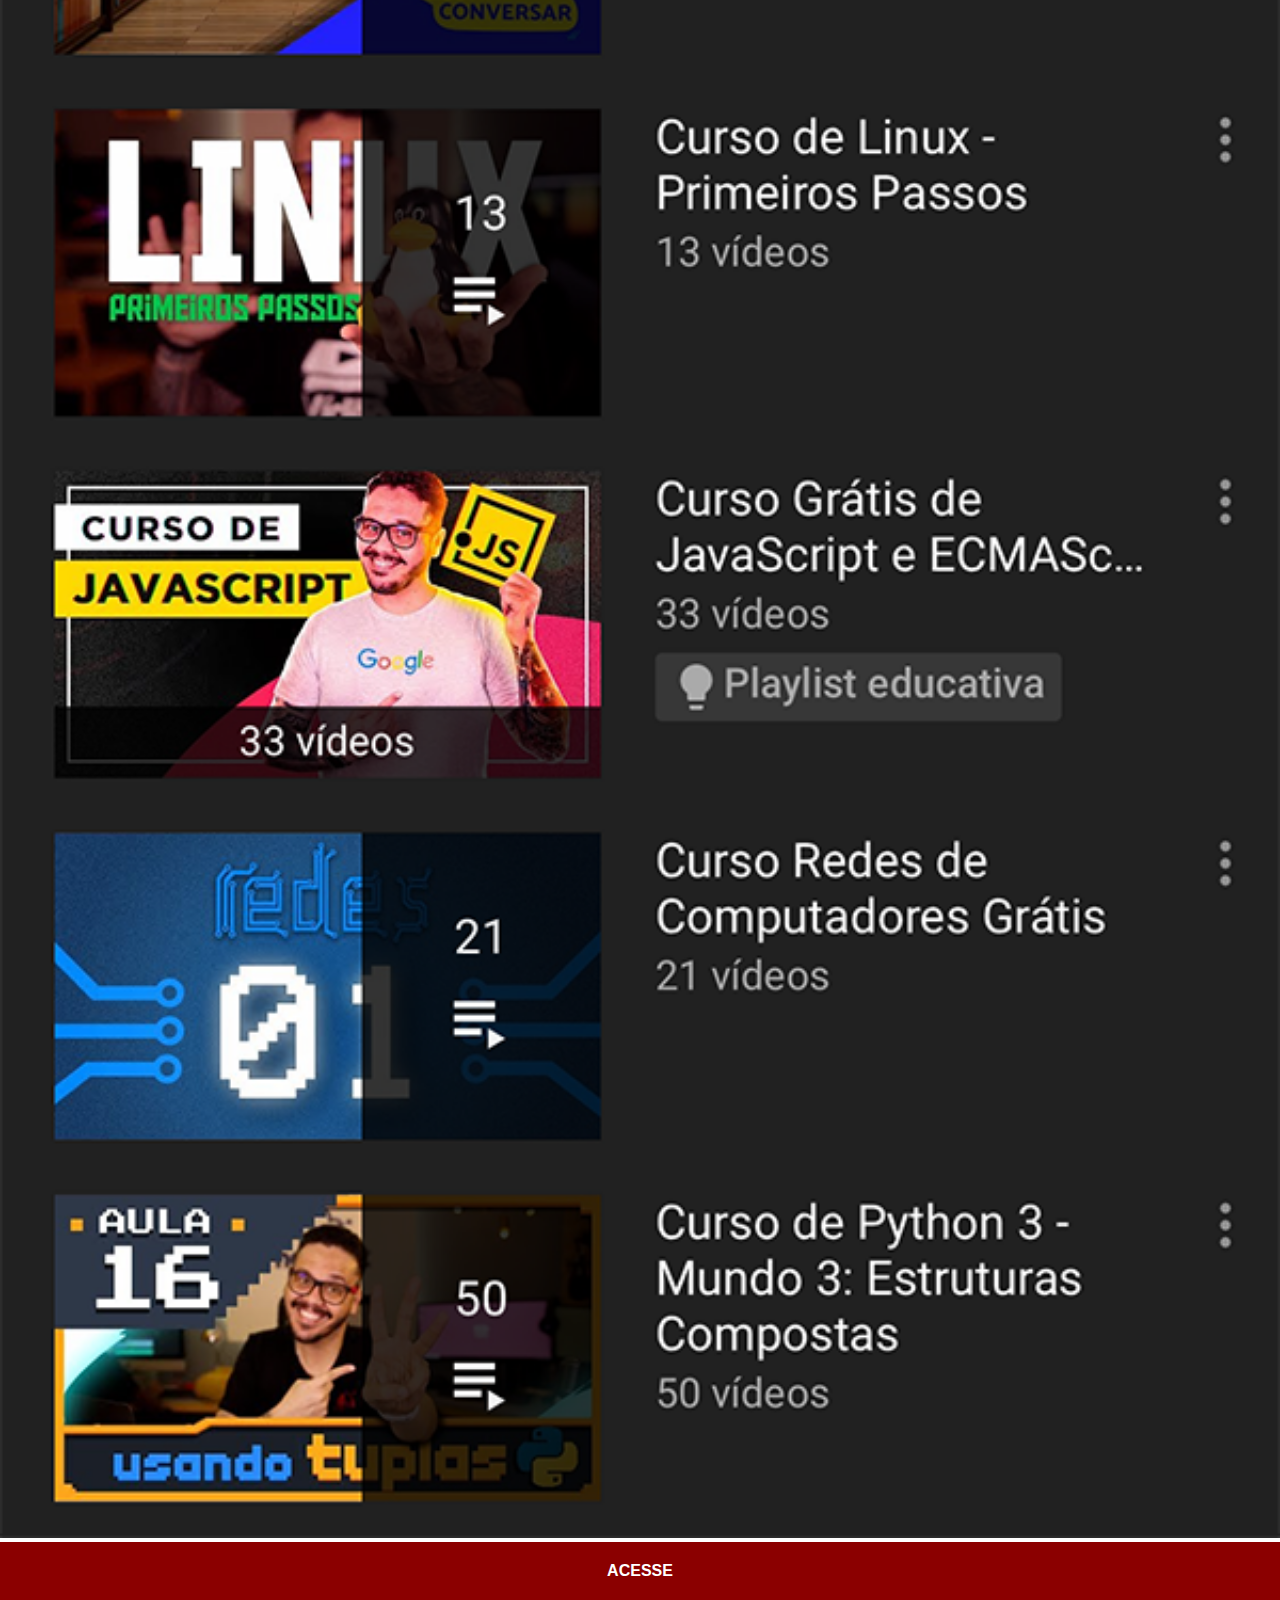
<file: youtube.html>
<!DOCTYPE html>
<html lang="pt-br">
<head>
    <meta charset="UTF-8">
    <meta http-equiv="X-UA-Compatible" content="IE=edge">
    <meta name="viewport" content="width=device-width, initial-scale=1.0">
    <title>youtube</title>
    <style>
        *{
            margin: 0px;
            padding: 0px;
            font-family: Arial, Helvetica, sans-serif;
        }
        ::-webkit-scrollbar{
            width: 0px;
            height: 0px;
        }
        img{
            width: 100vw;
        }
        a{
            display: block;
            background-color: darkred;
            color: white;
            padding: 20px;
            text-align: center;
            font-weight: bolder;
            text-decoration: none;
        }
        a:hover{
            background-color: red;
        }
    </style>
</head>
<body>
    <img src="imagens/tela-youtube.png" alt="tela do youtube"><a href="https://www.youtube.com/@CursoemVideo/playlists" target="_blank">ACESSE</a>
</body>
</html>
</file>
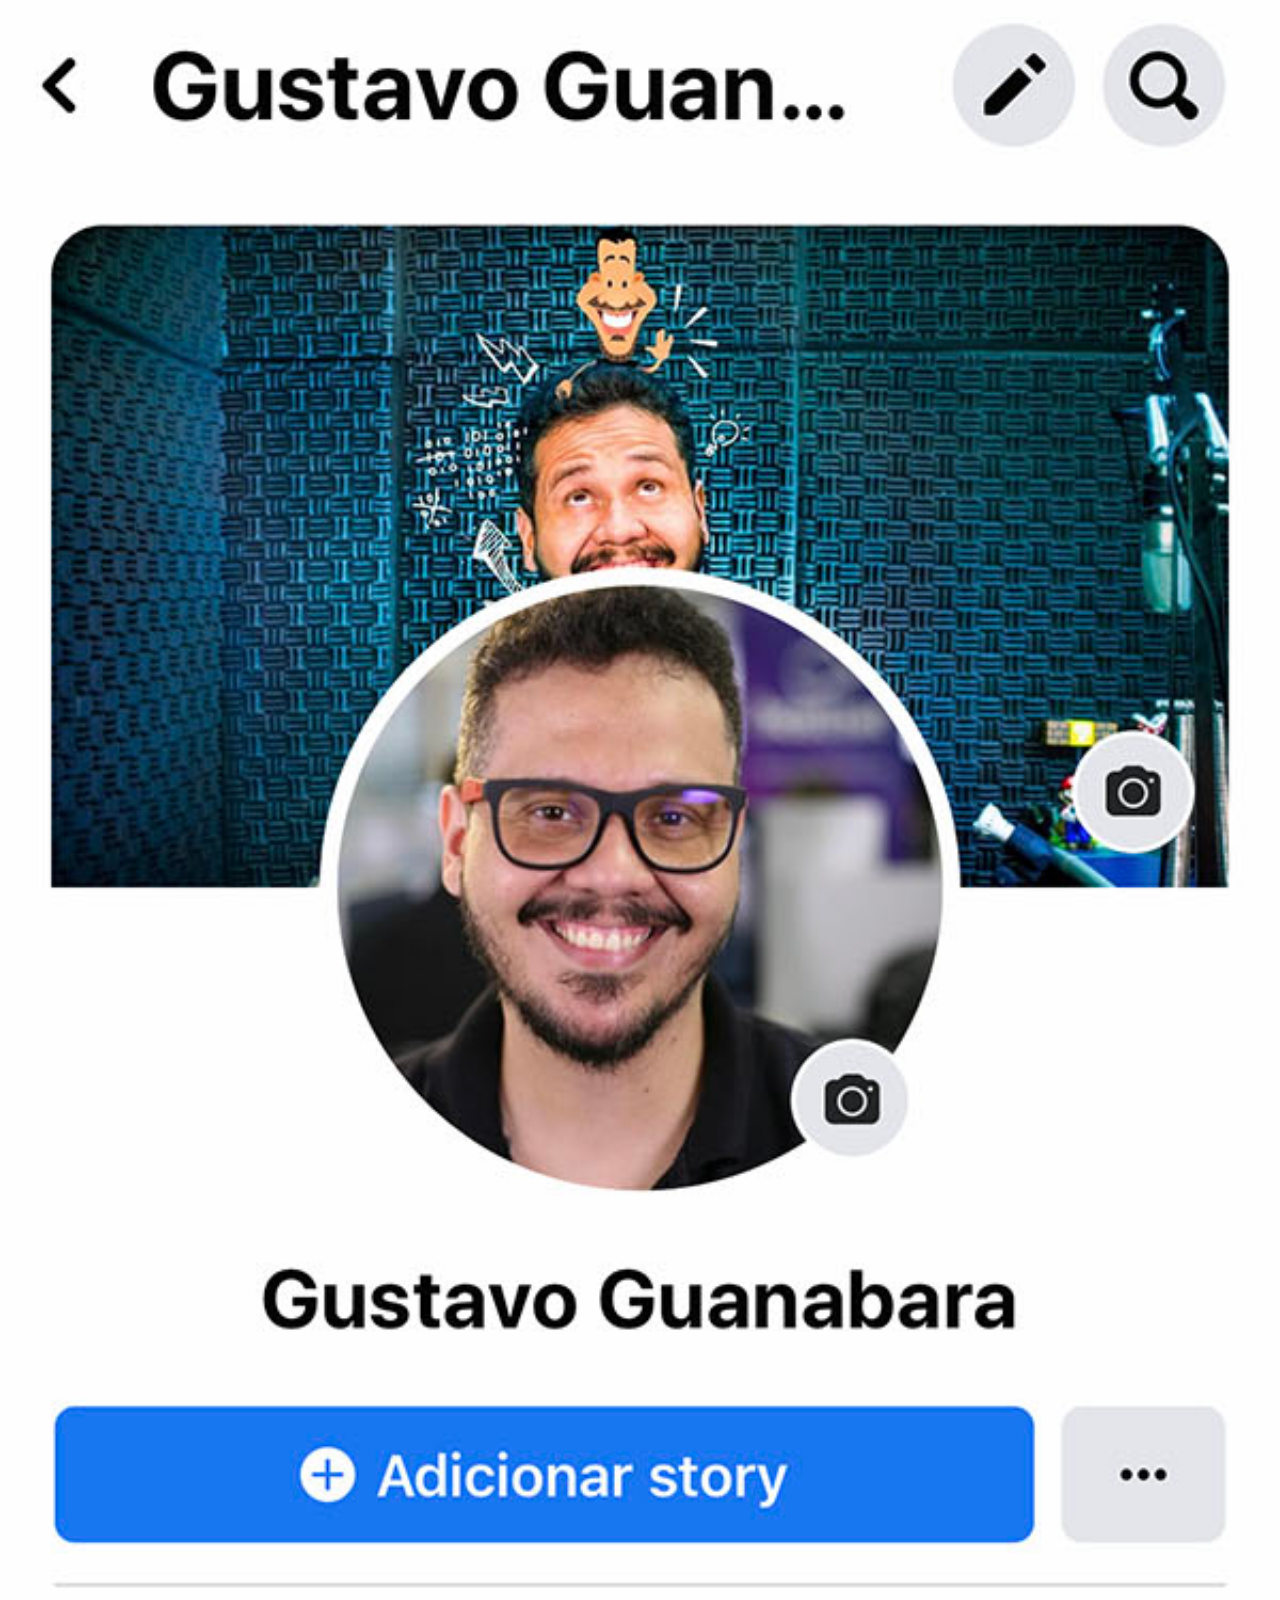
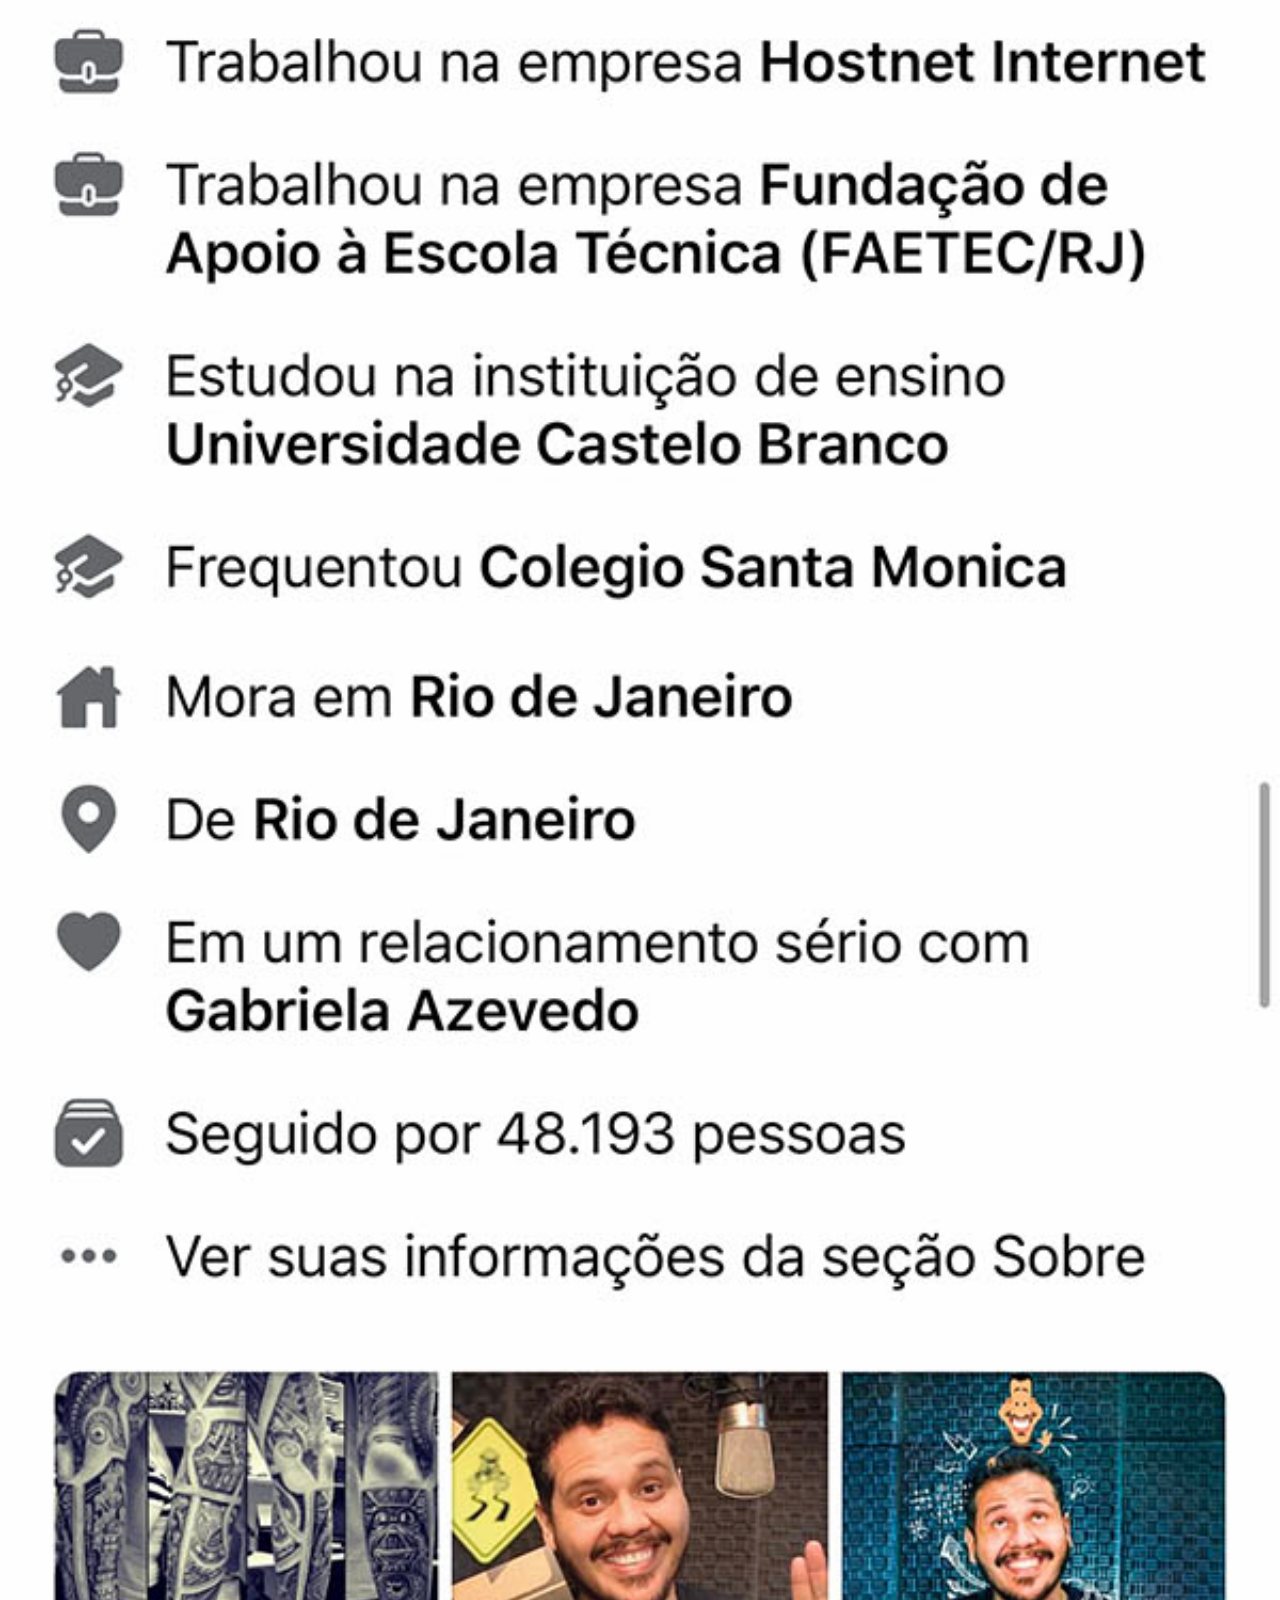
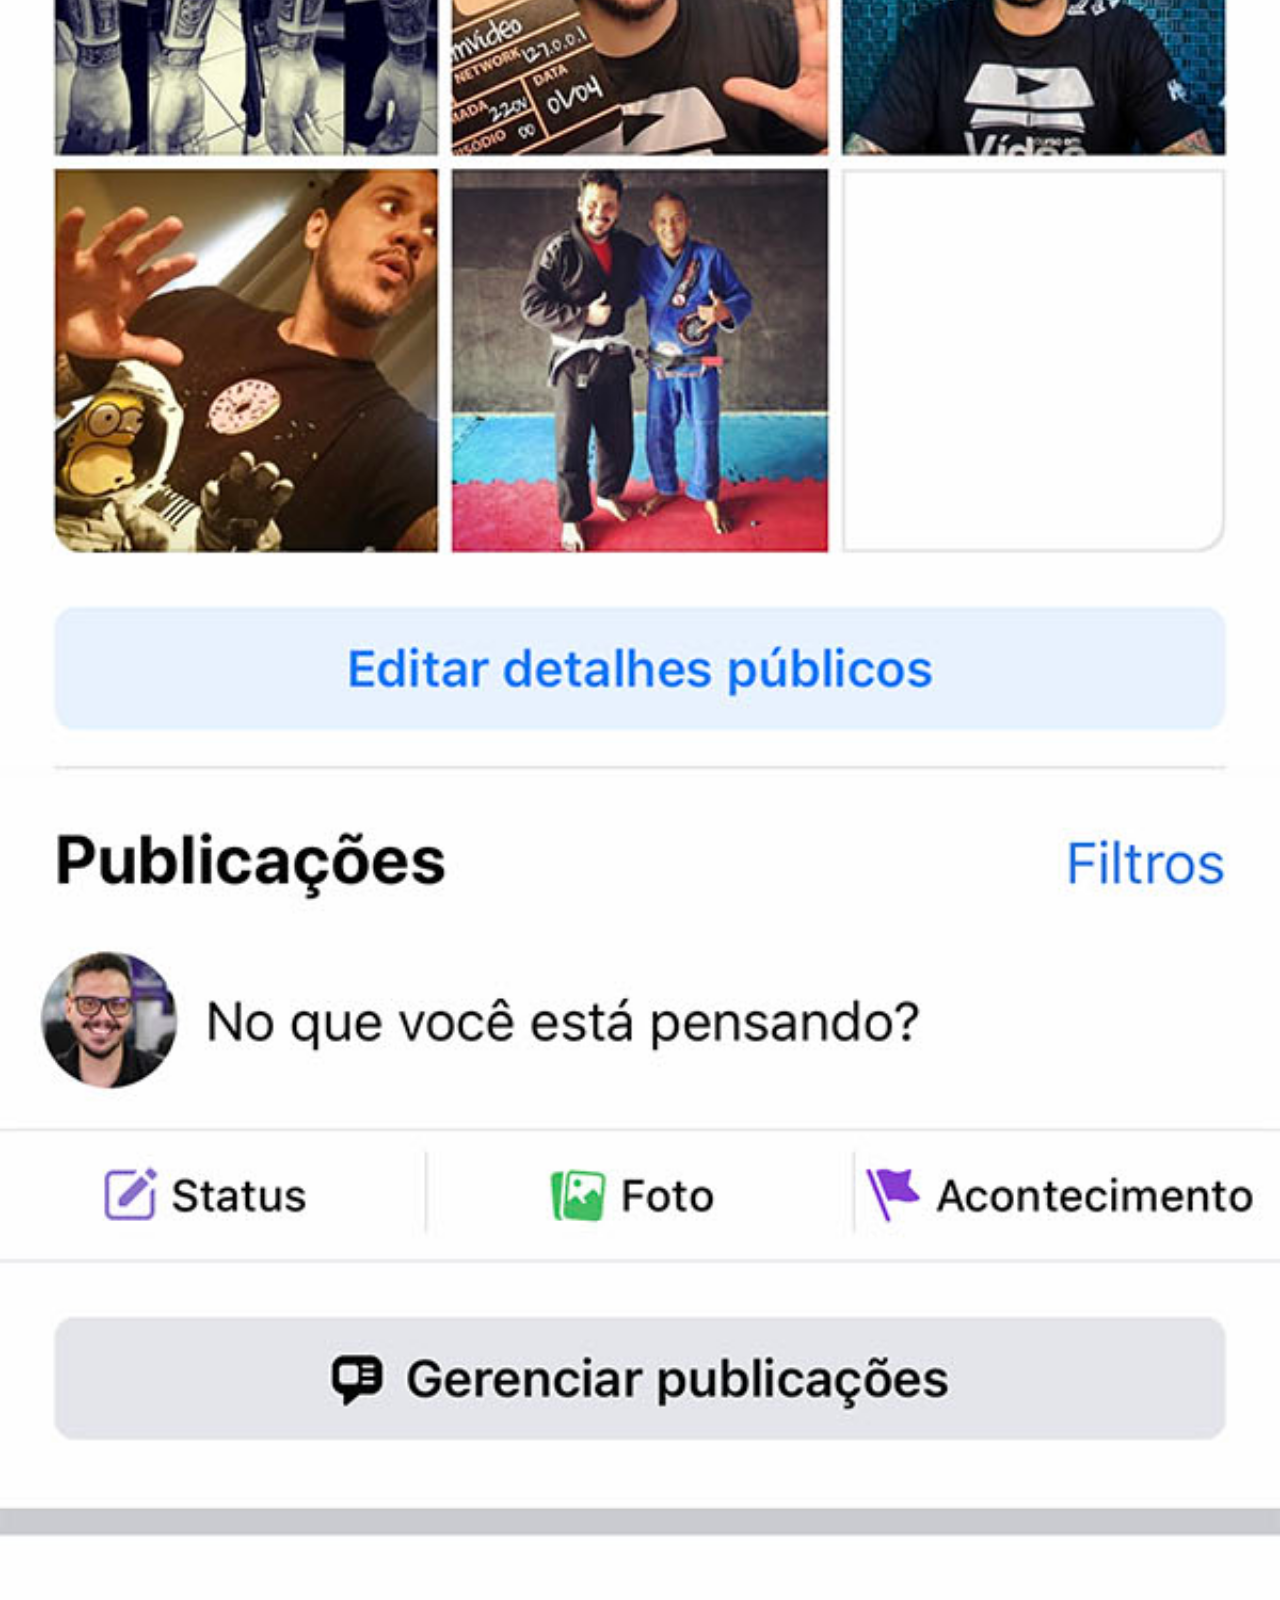
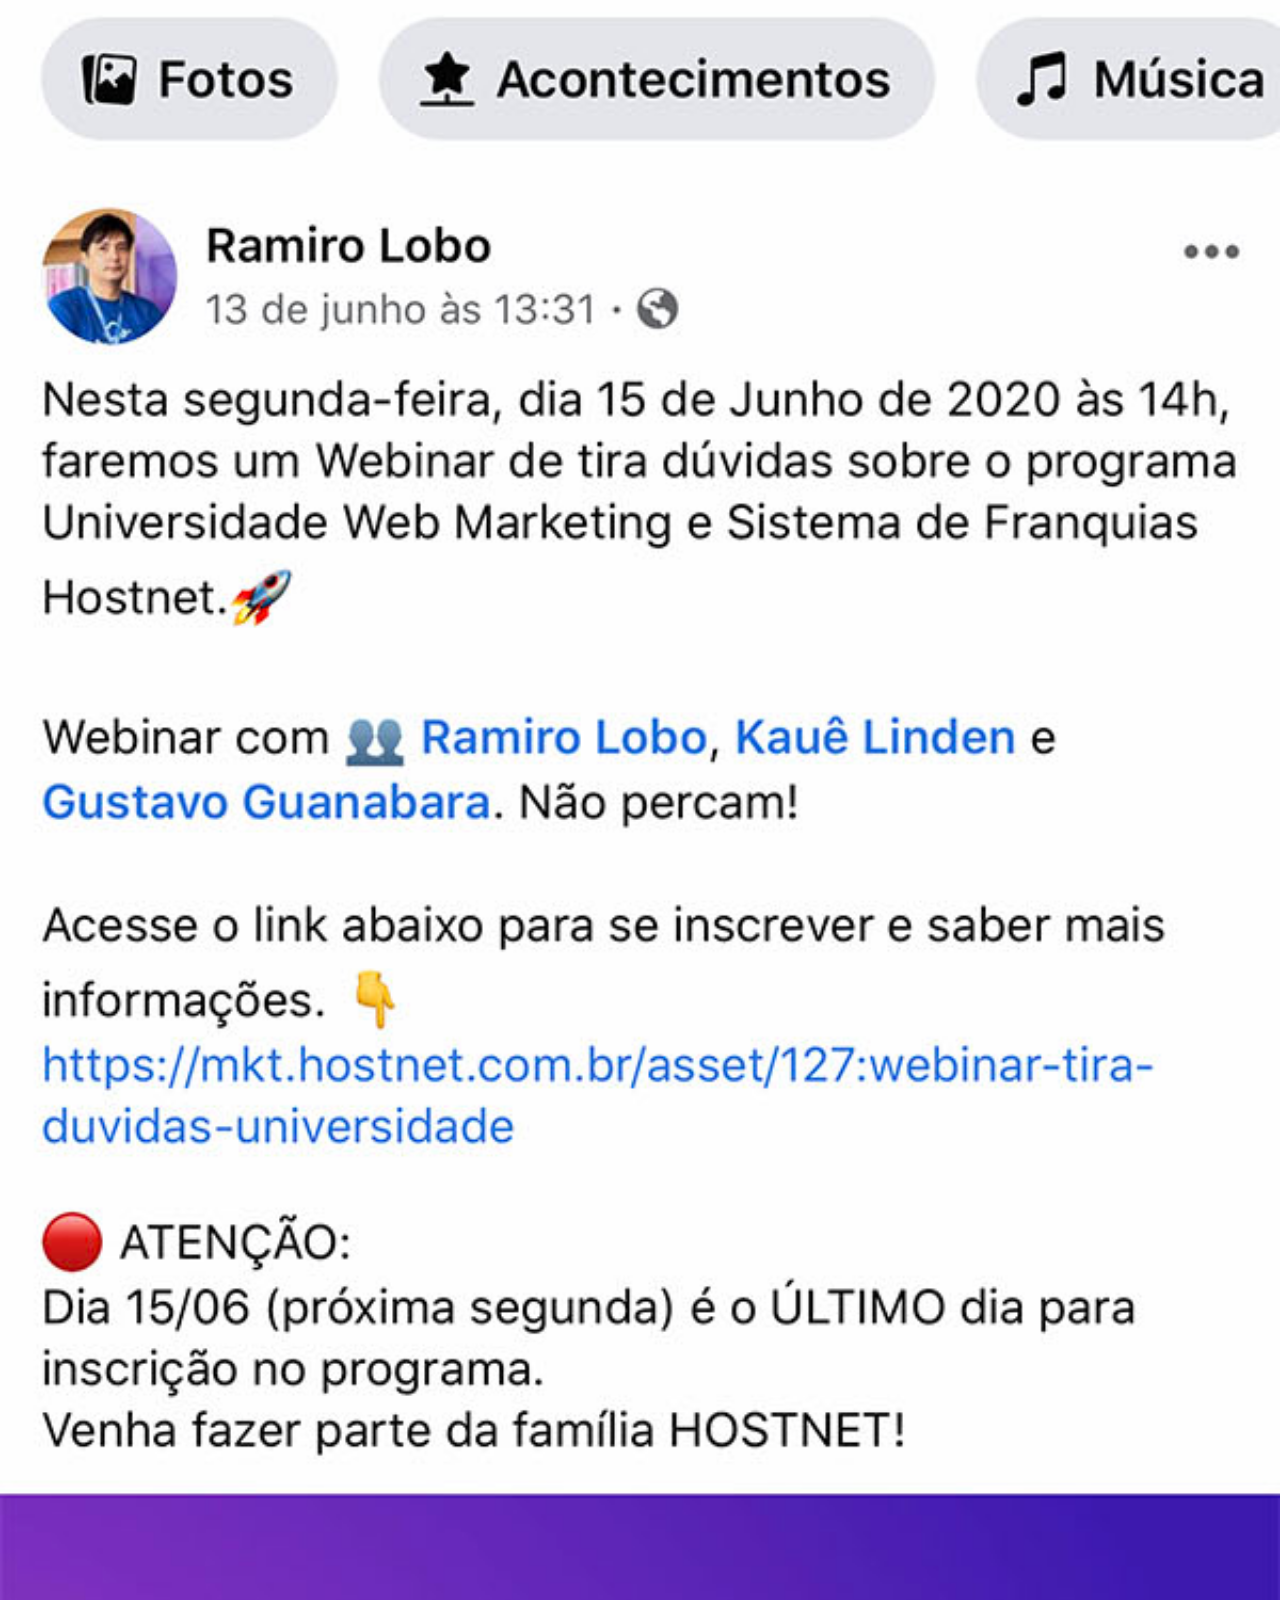
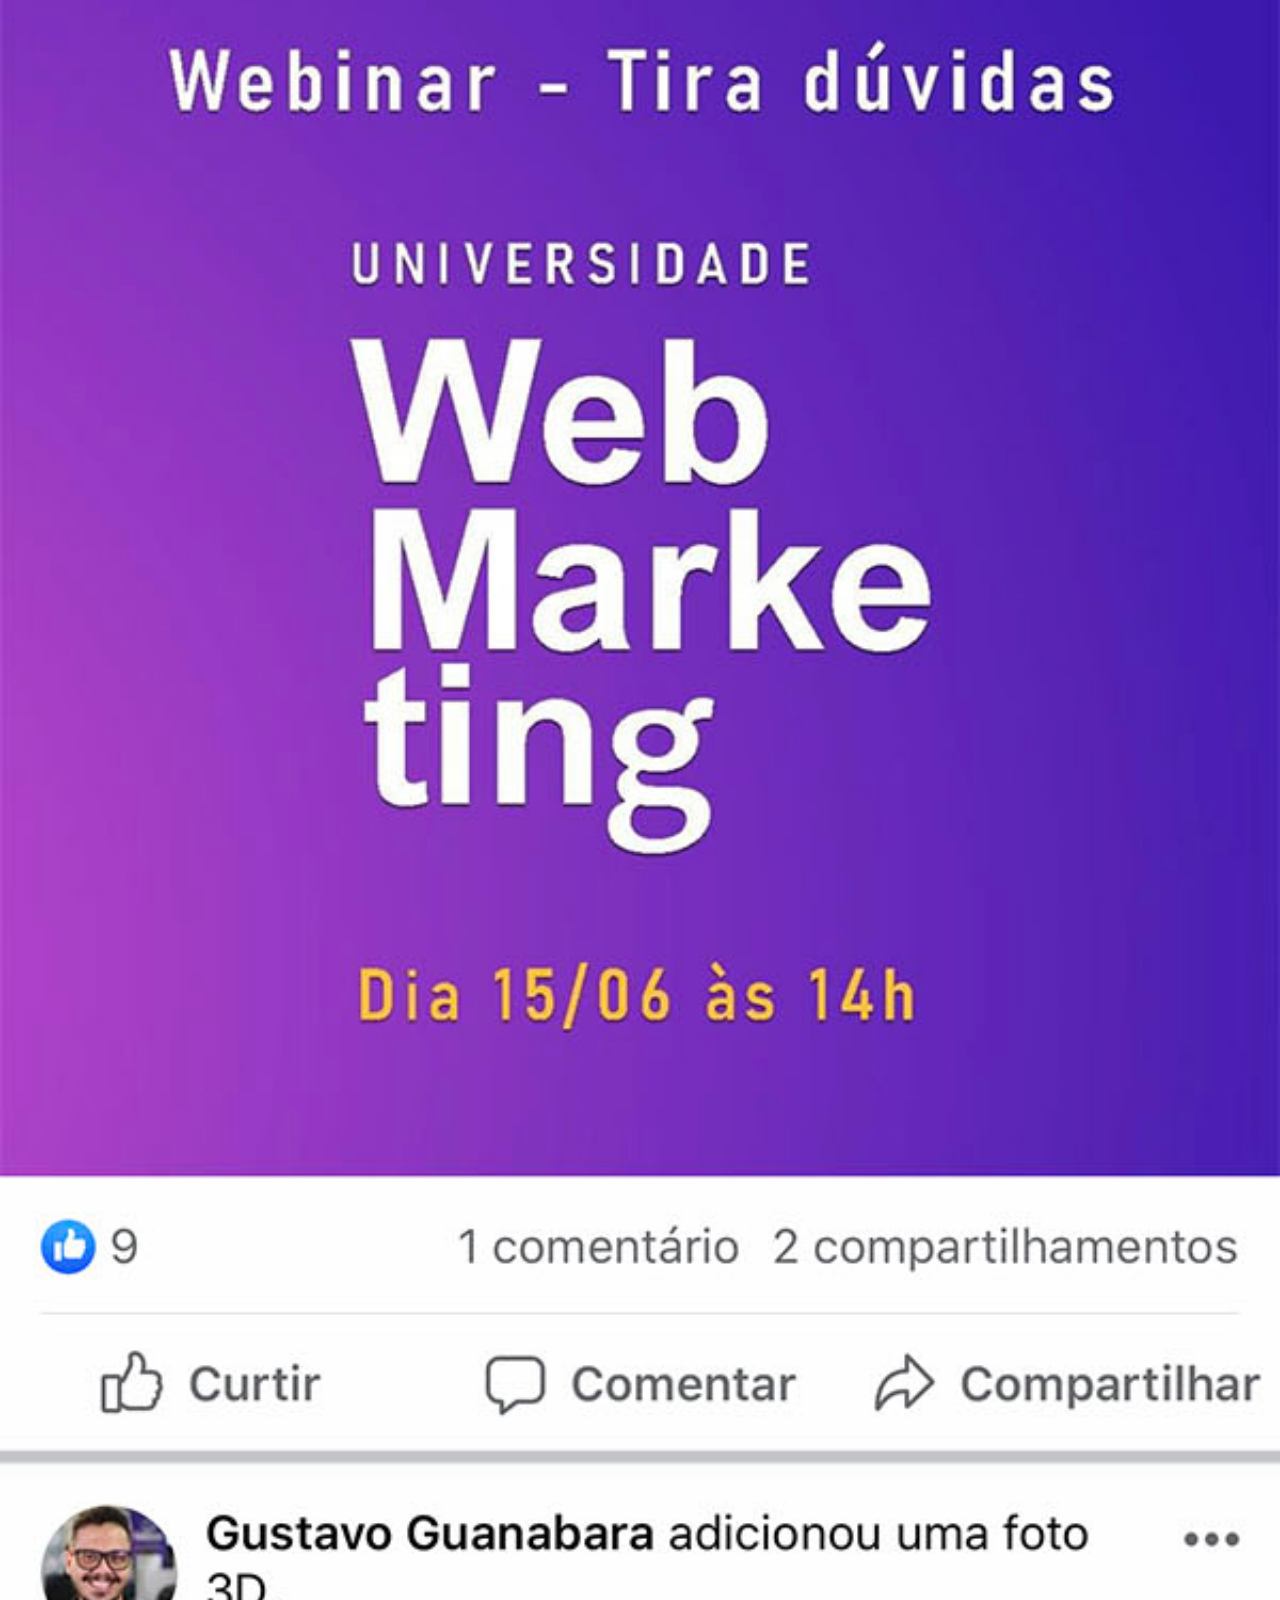
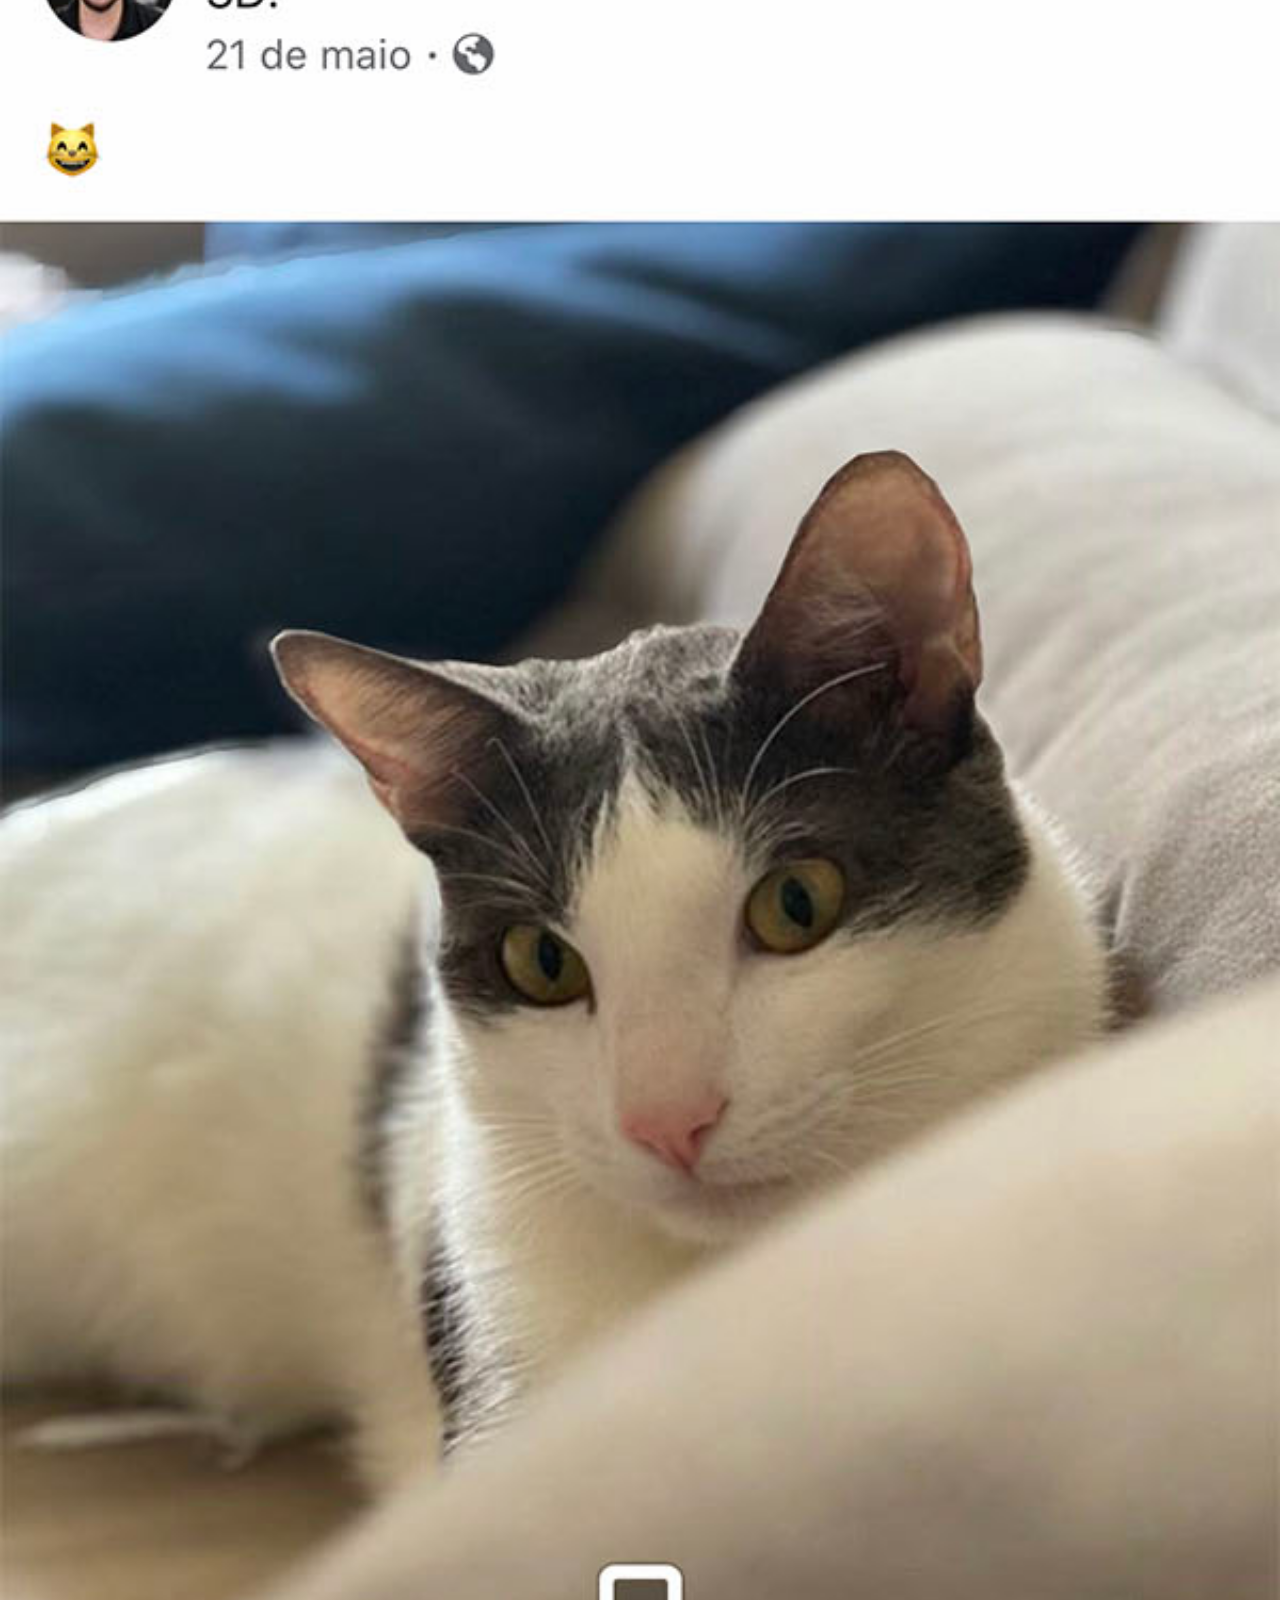
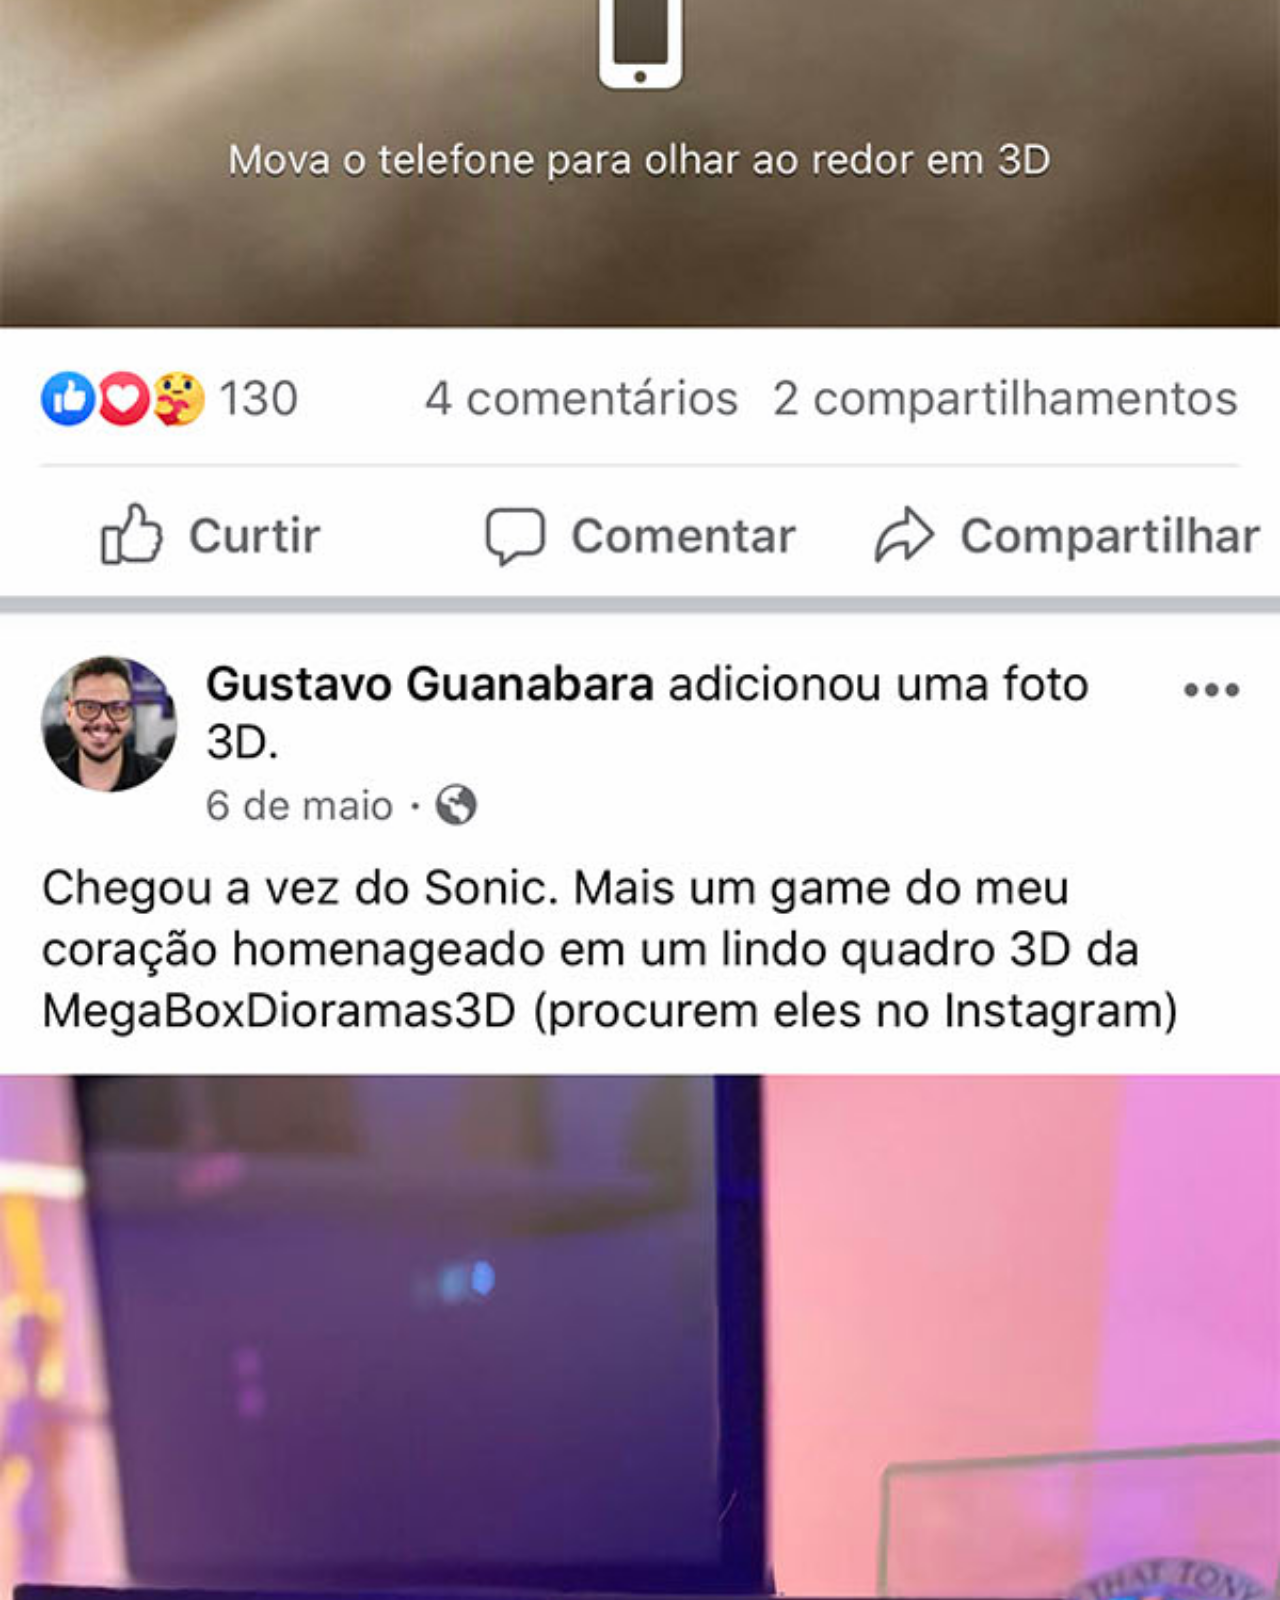
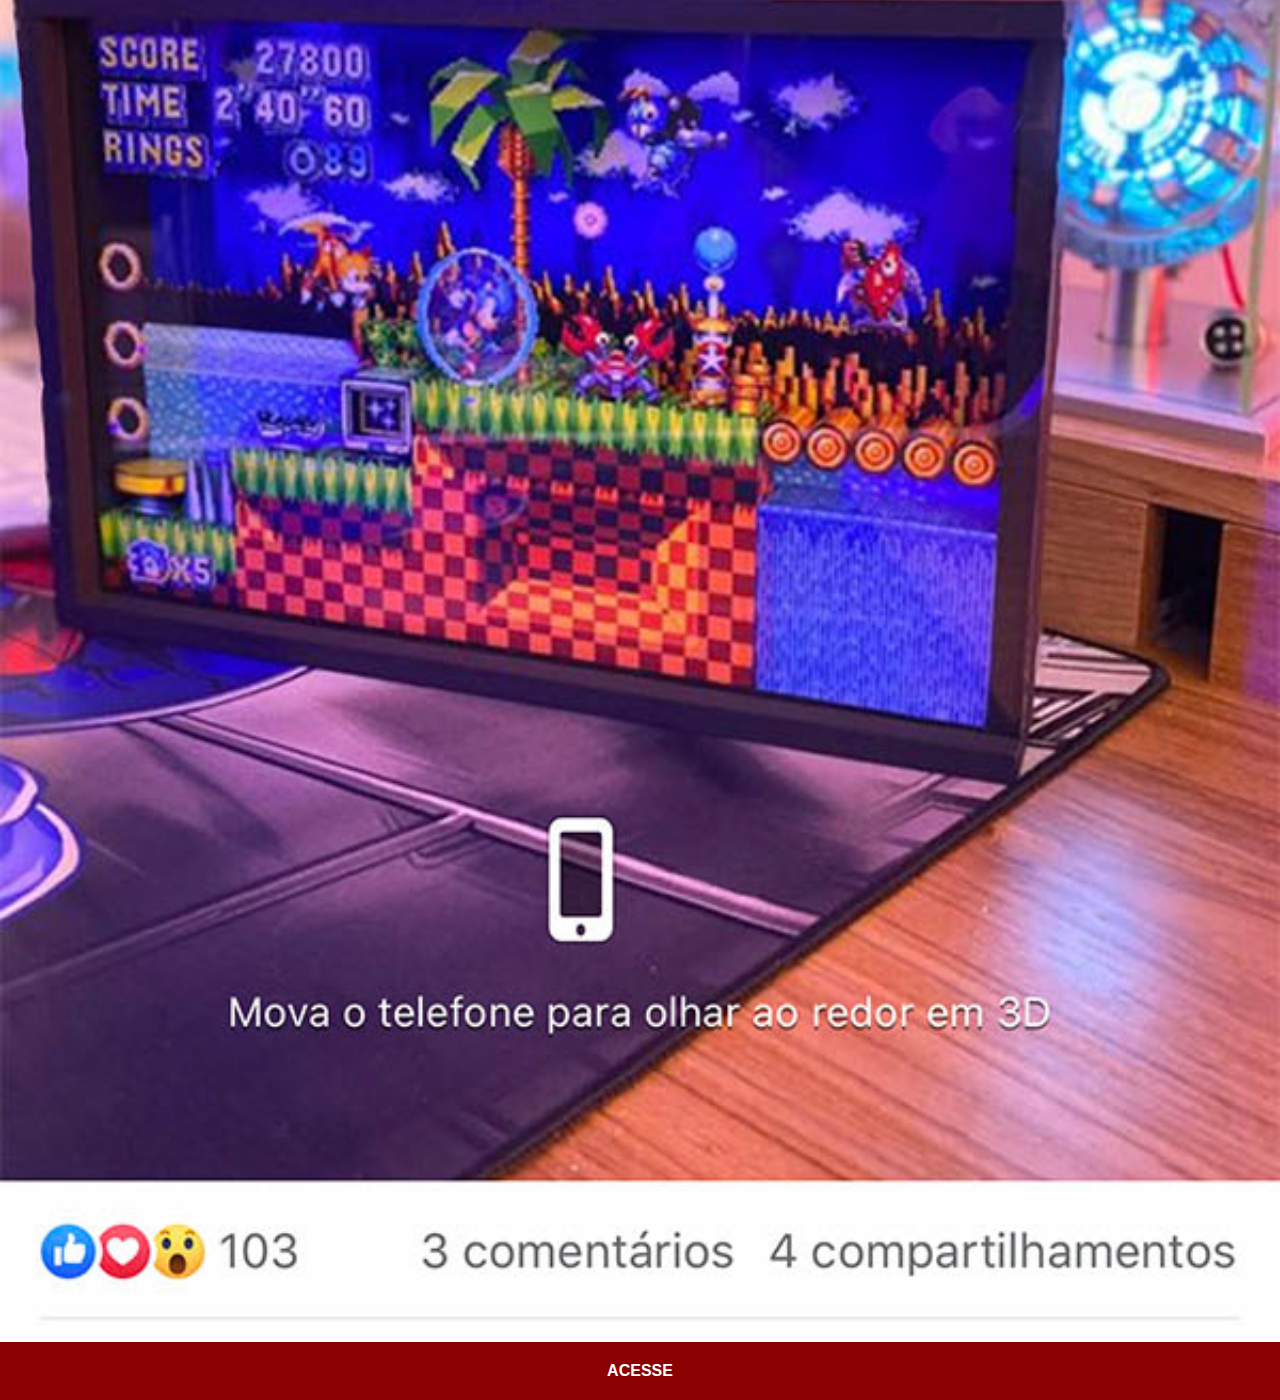
<file: apps/facebook.html>
<!DOCTYPE html>
<html lang="pt-br">
<head>
    <meta charset="UTF-8">
    <meta http-equiv="X-UA-Compatible" content="IE=edge">
    <meta name="viewport" content="width=device-width, initial-scale=1.0">
    <title>Facebook</title>
    <link rel="stylesheet" href="../estilo/style-app.css">
</head>
<body>
    <img src="../imagens/tela-facebook.jpg" alt="facebook">
    <a target="_blank" href="https://www.facebook.com/gustavoguanabara">ACESSE</a>
</body>
</html>
</file>
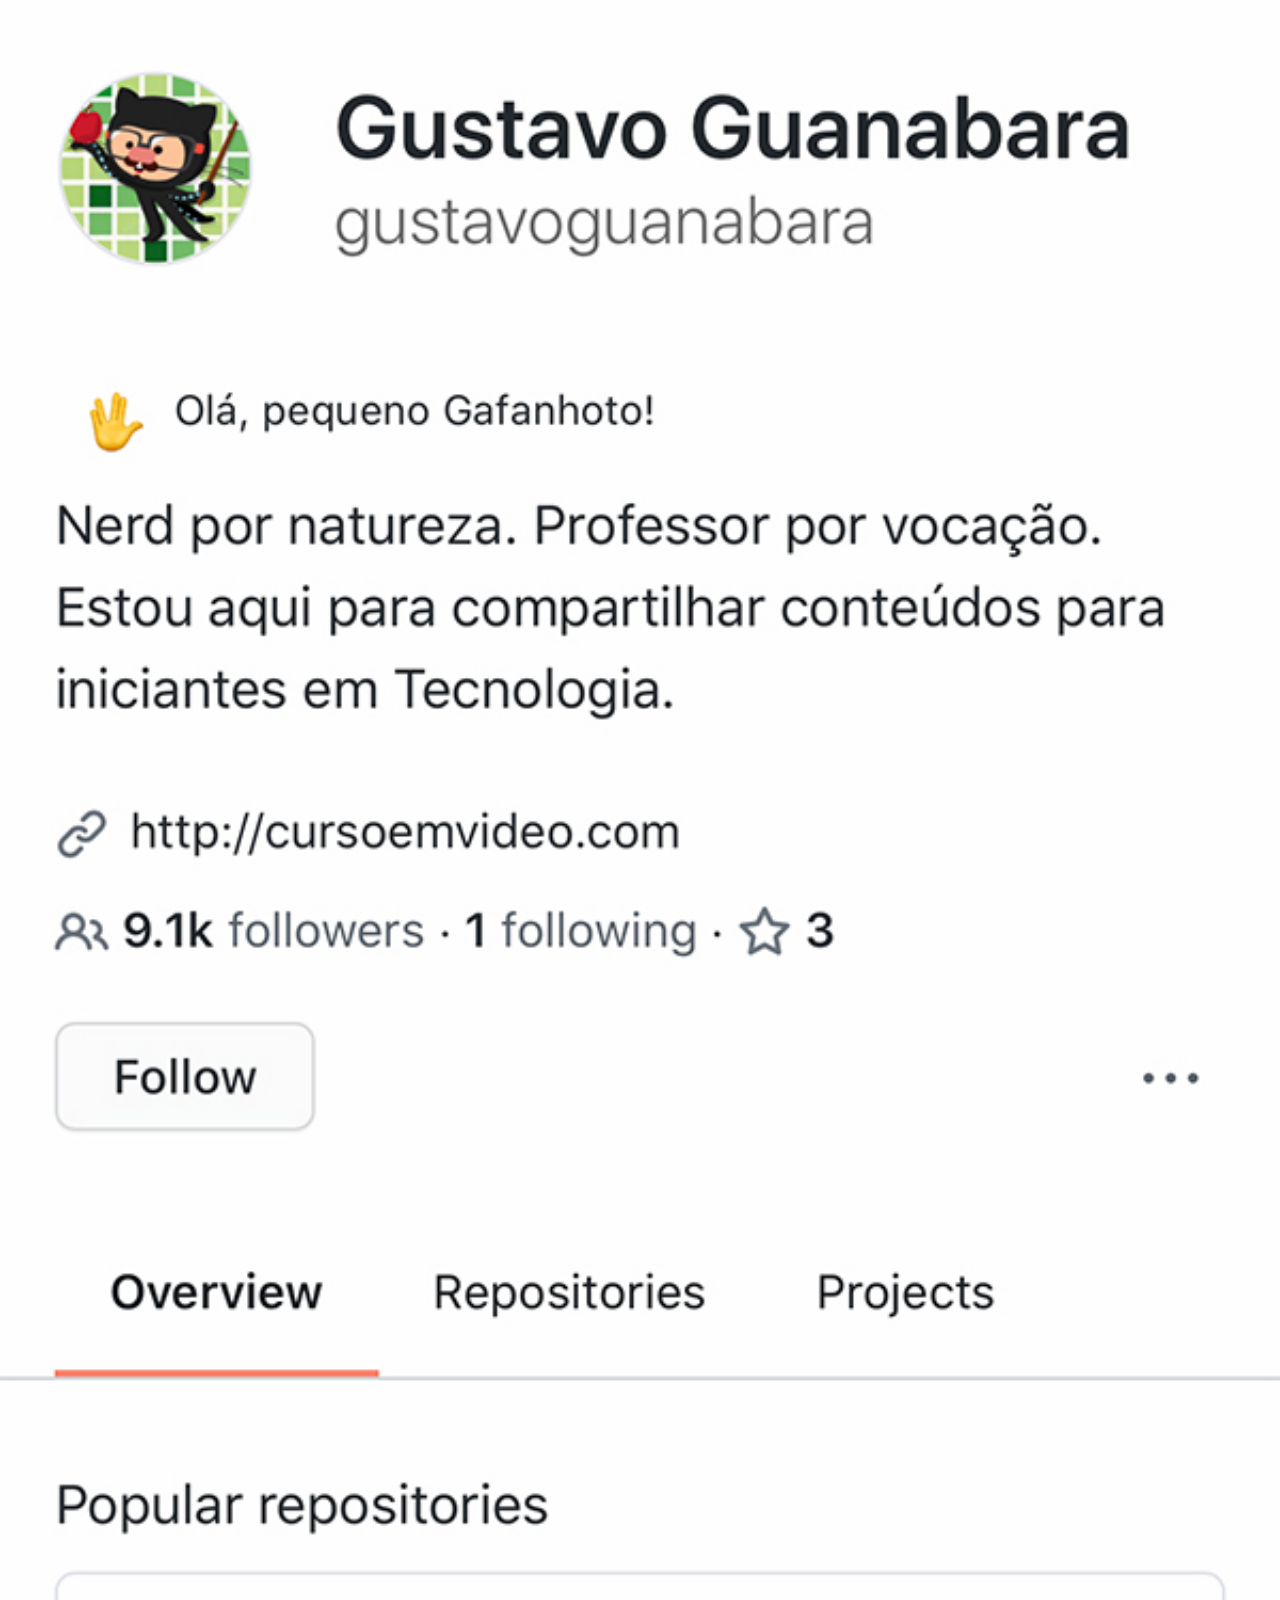
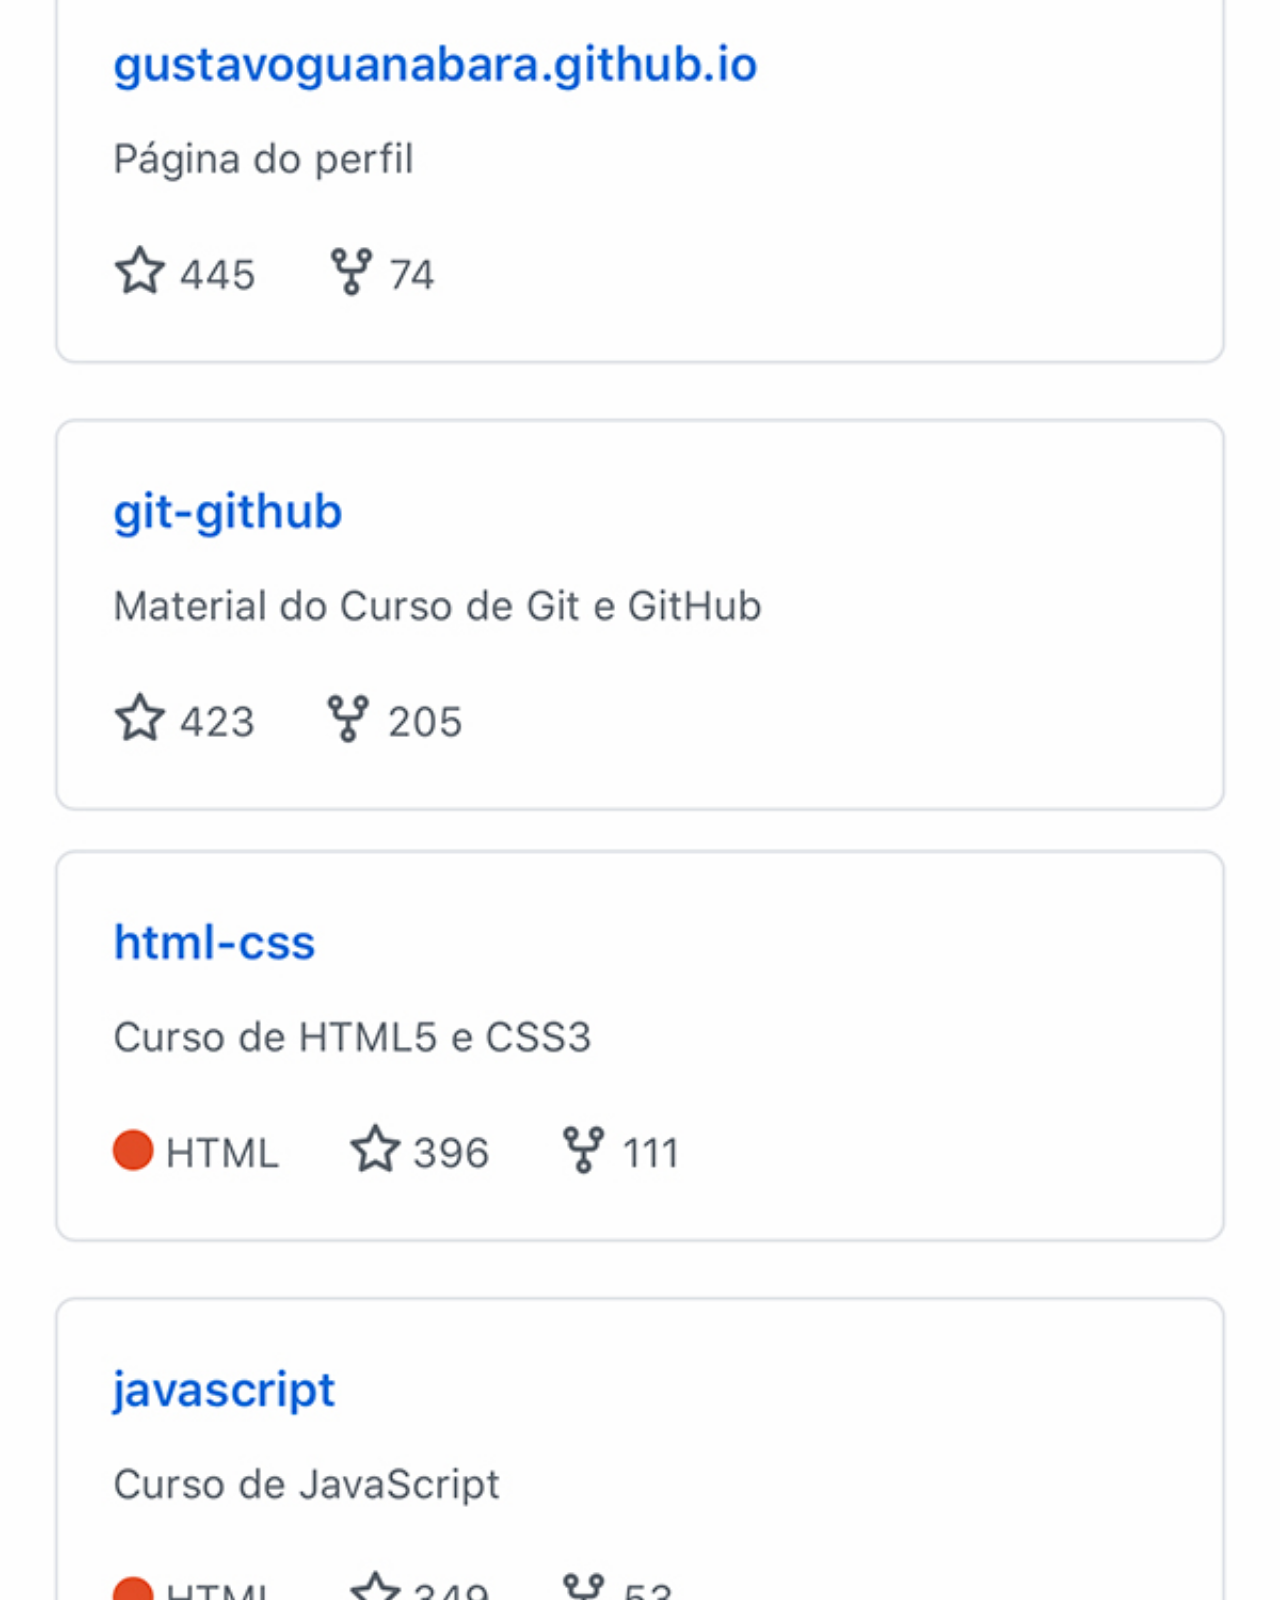
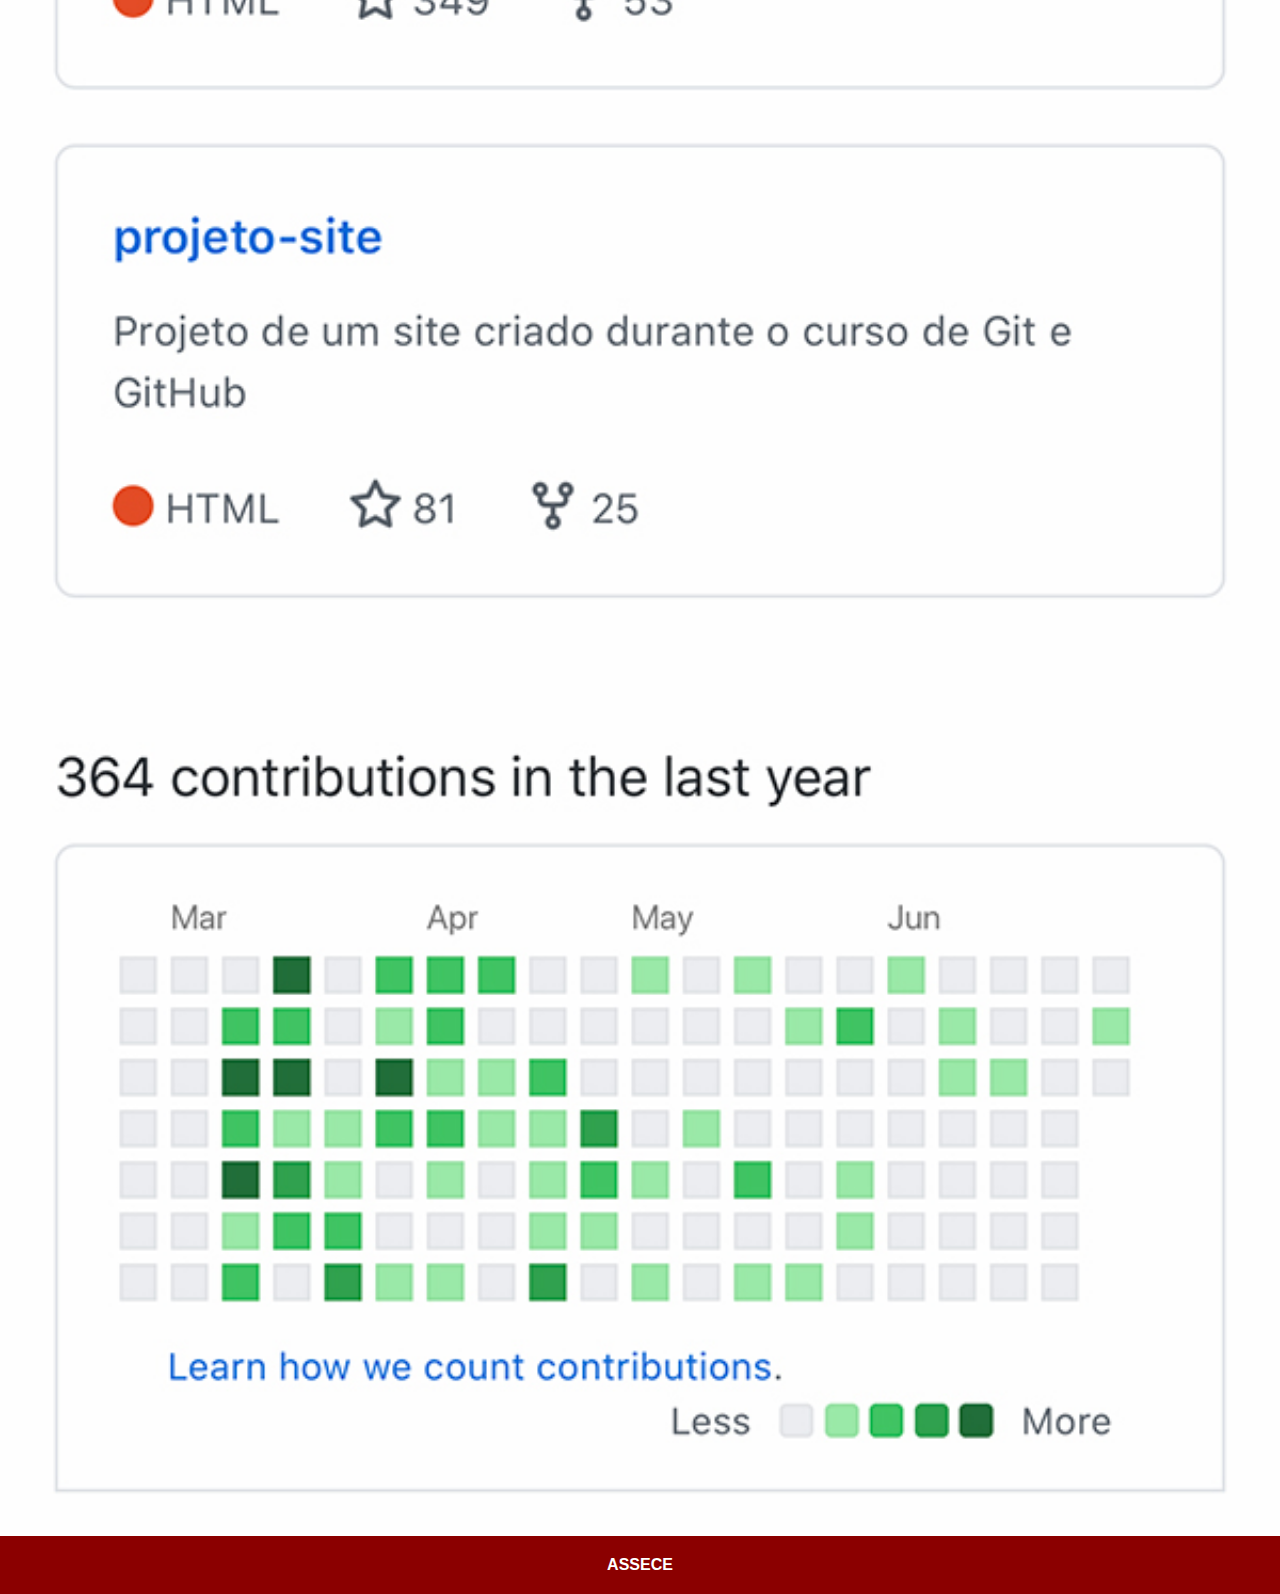
<file: apps/github.html>
<!DOCTYPE html>
<html lang="pt-br">
<head>
    <meta charset="UTF-8">
    <meta http-equiv="X-UA-Compatible" content="IE=edge">
    <meta name="viewport" content="width=device-width, initial-scale=1.0">
    <title>Github</title>
    <link rel="stylesheet" href="../estilo/style-app.css">
</head>
<body>
    <img src="../imagens/tela-github.jpg" alt="github">
    <a target="_blank" href="https://gustavoguanabara.github.io/">ASSECE</a>
</body>
</html>
</file>
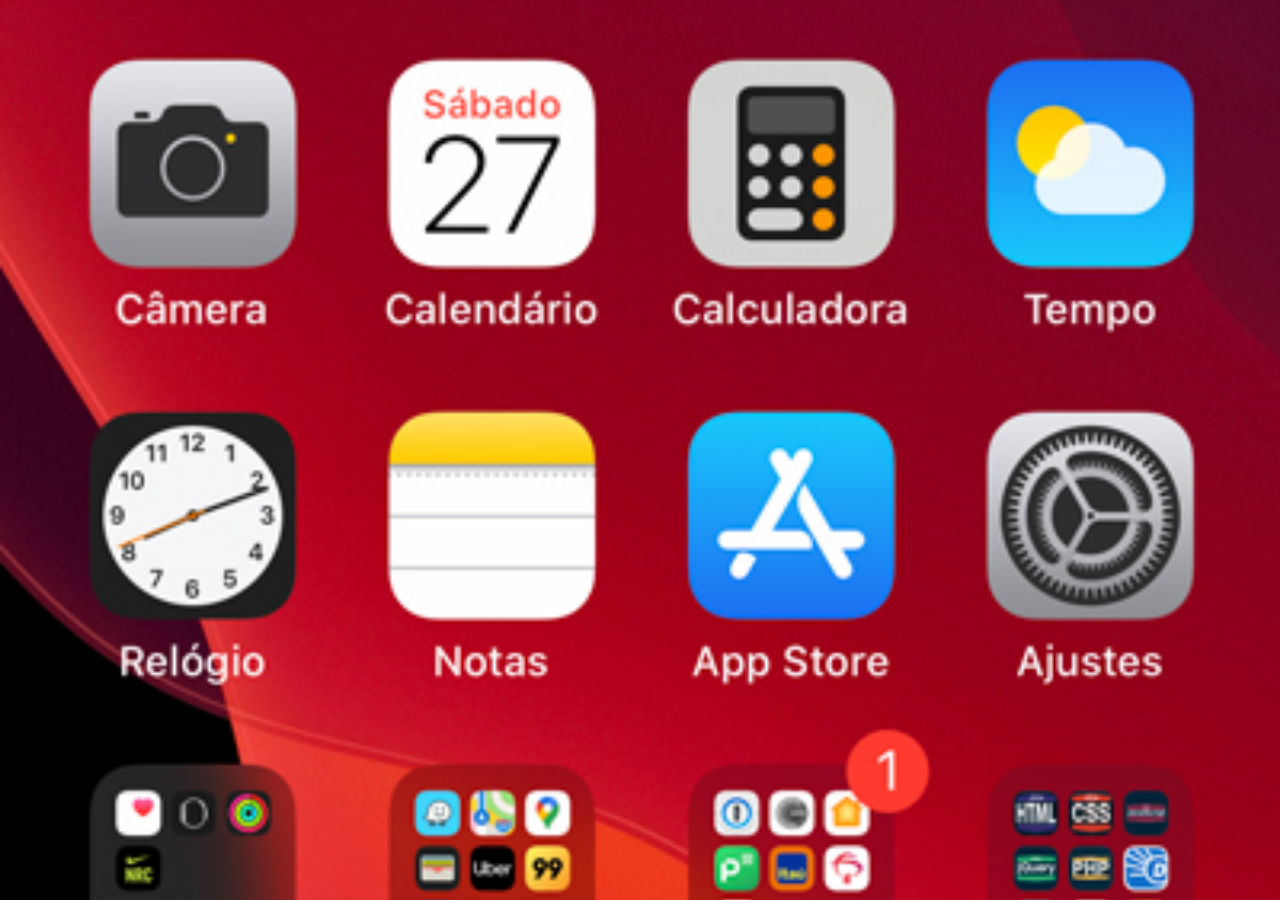
<file: apps/Home.html>
<!DOCTYPE html>
<html lang="pt-br">
<head>
    <meta charset="UTF-8">
    <meta http-equiv="X-UA-Compatible" content="IE=edge">
    <meta name="viewport" content="width=device-width, initial-scale=1.0">
    <title>Home</title>
    <style>
        *{
            margin: 0px;
            padding: 0px;
        }
        body{
            width: 100vw;
            height: 100vh;
            background: black url(../imagens/tela-home.jpg) no-repeat top center;
            background-size: cover;
        }
    </style>
</head>
<body>
    
</body>
</html>
</file>
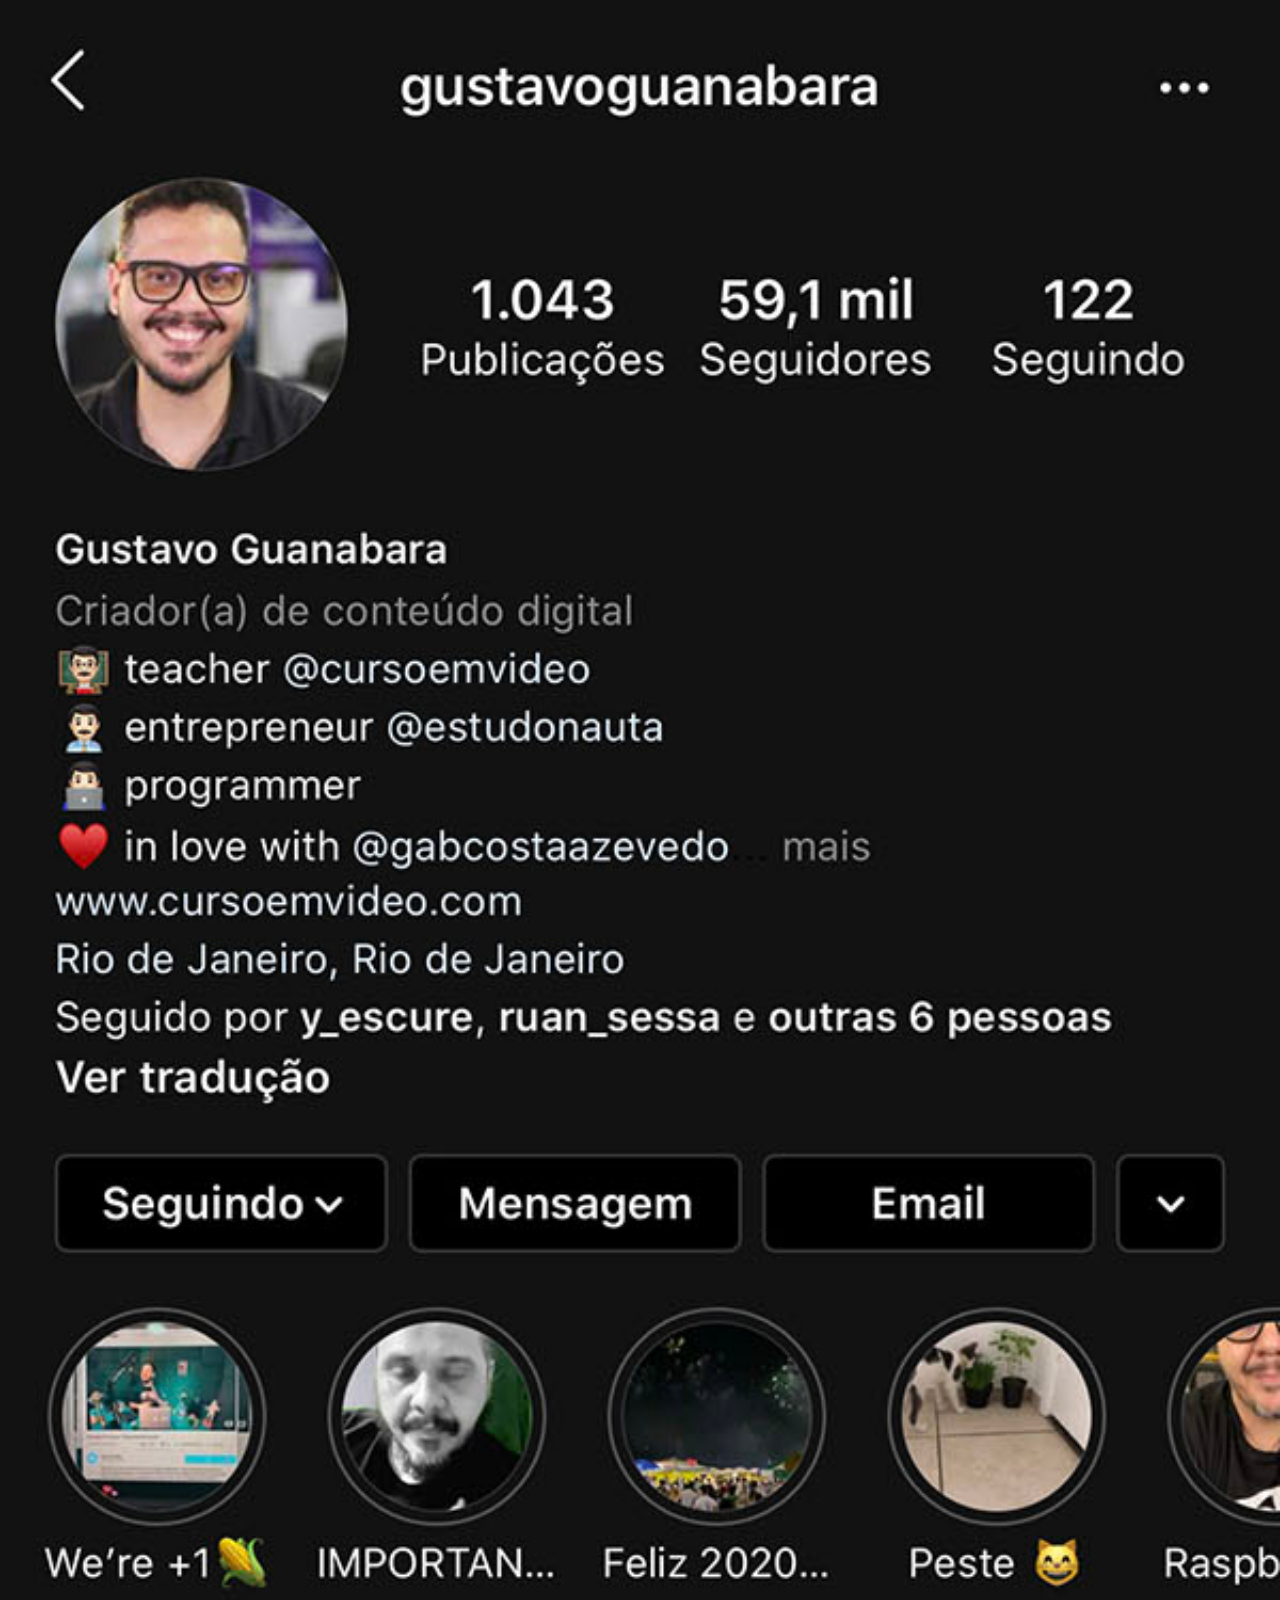
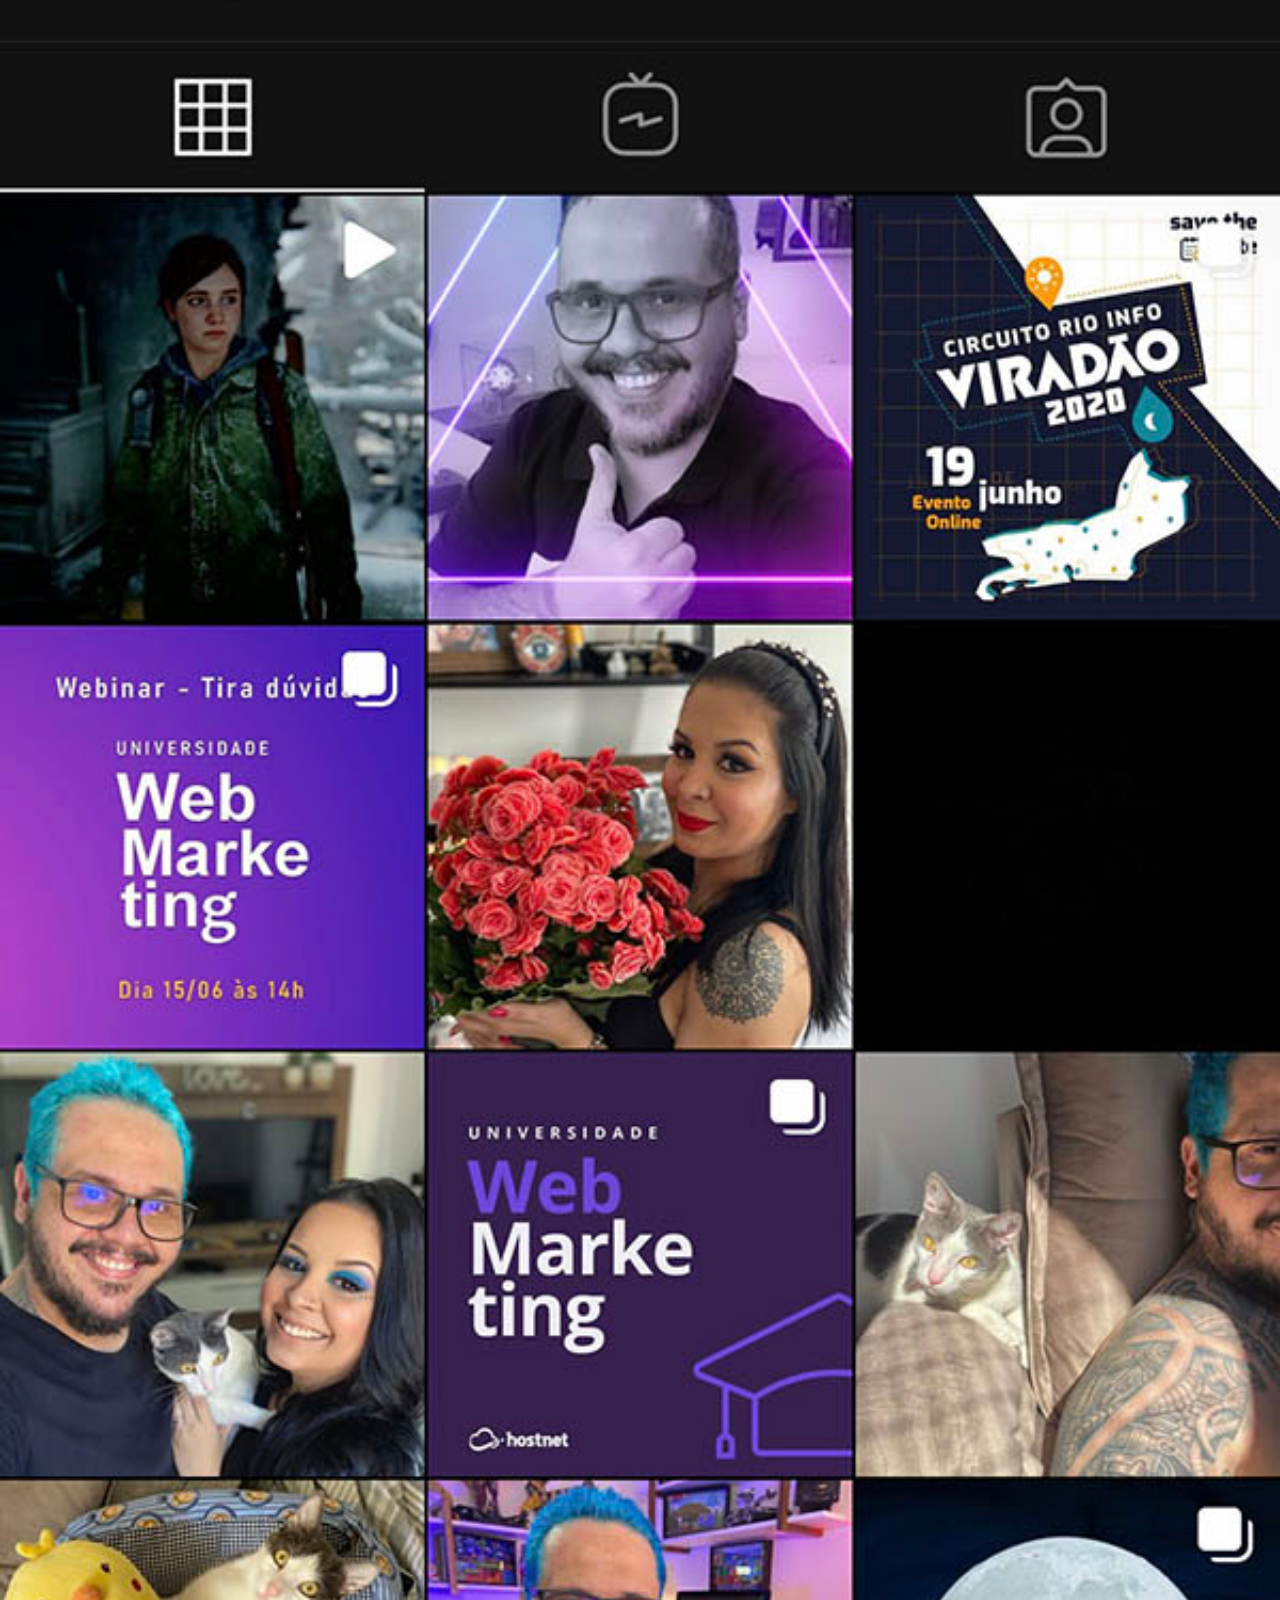
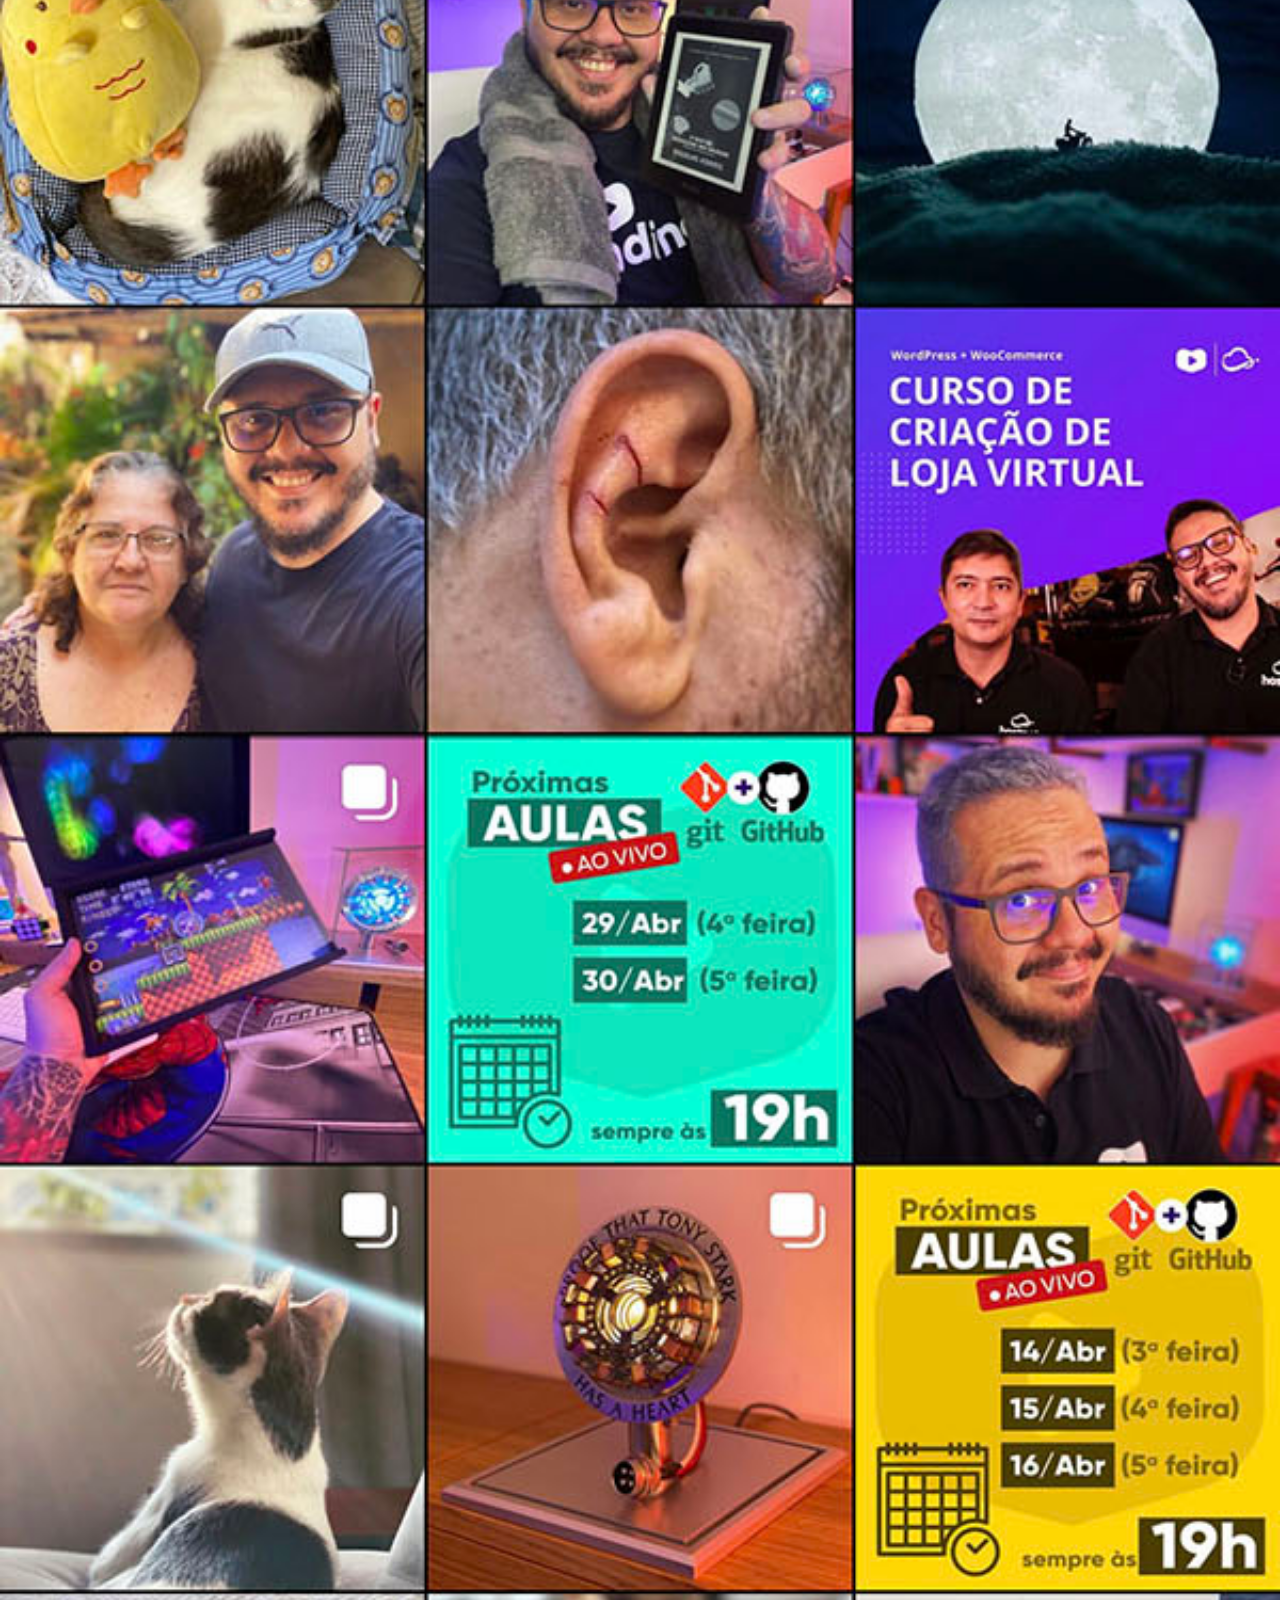
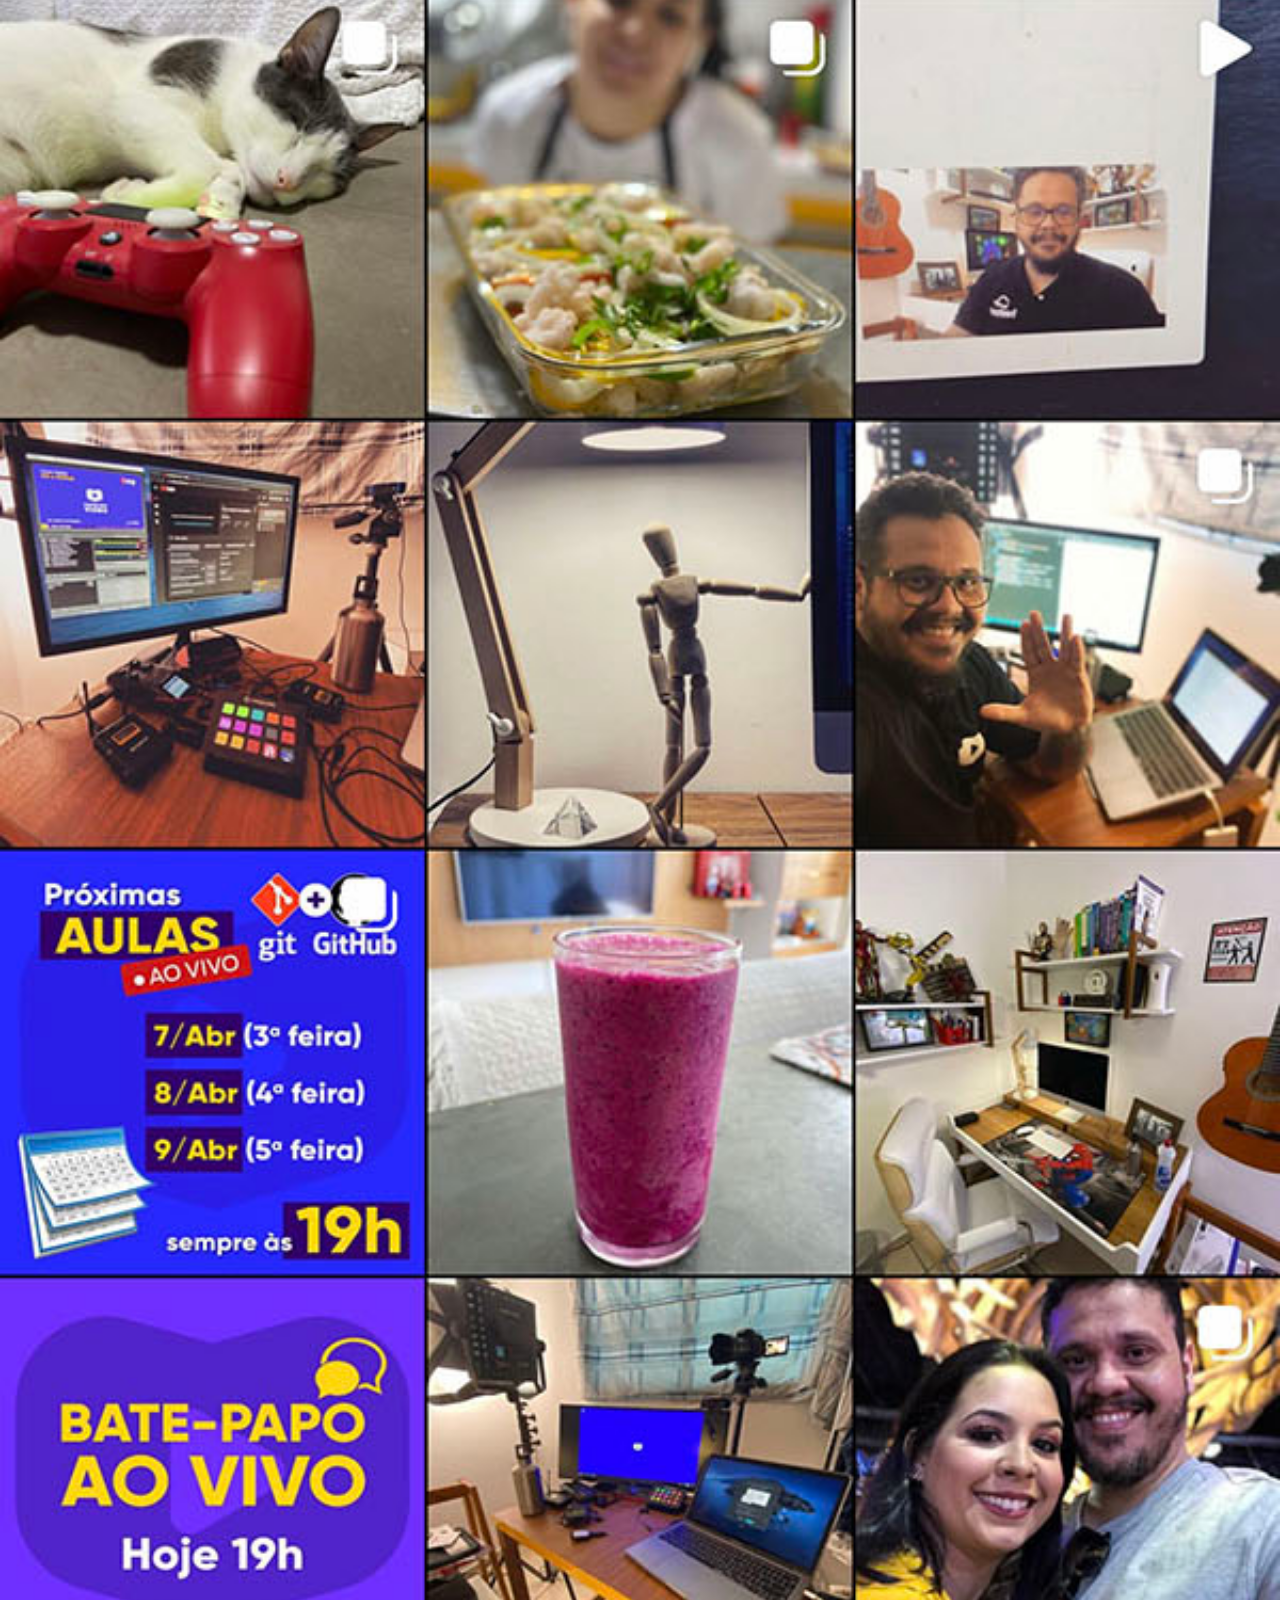
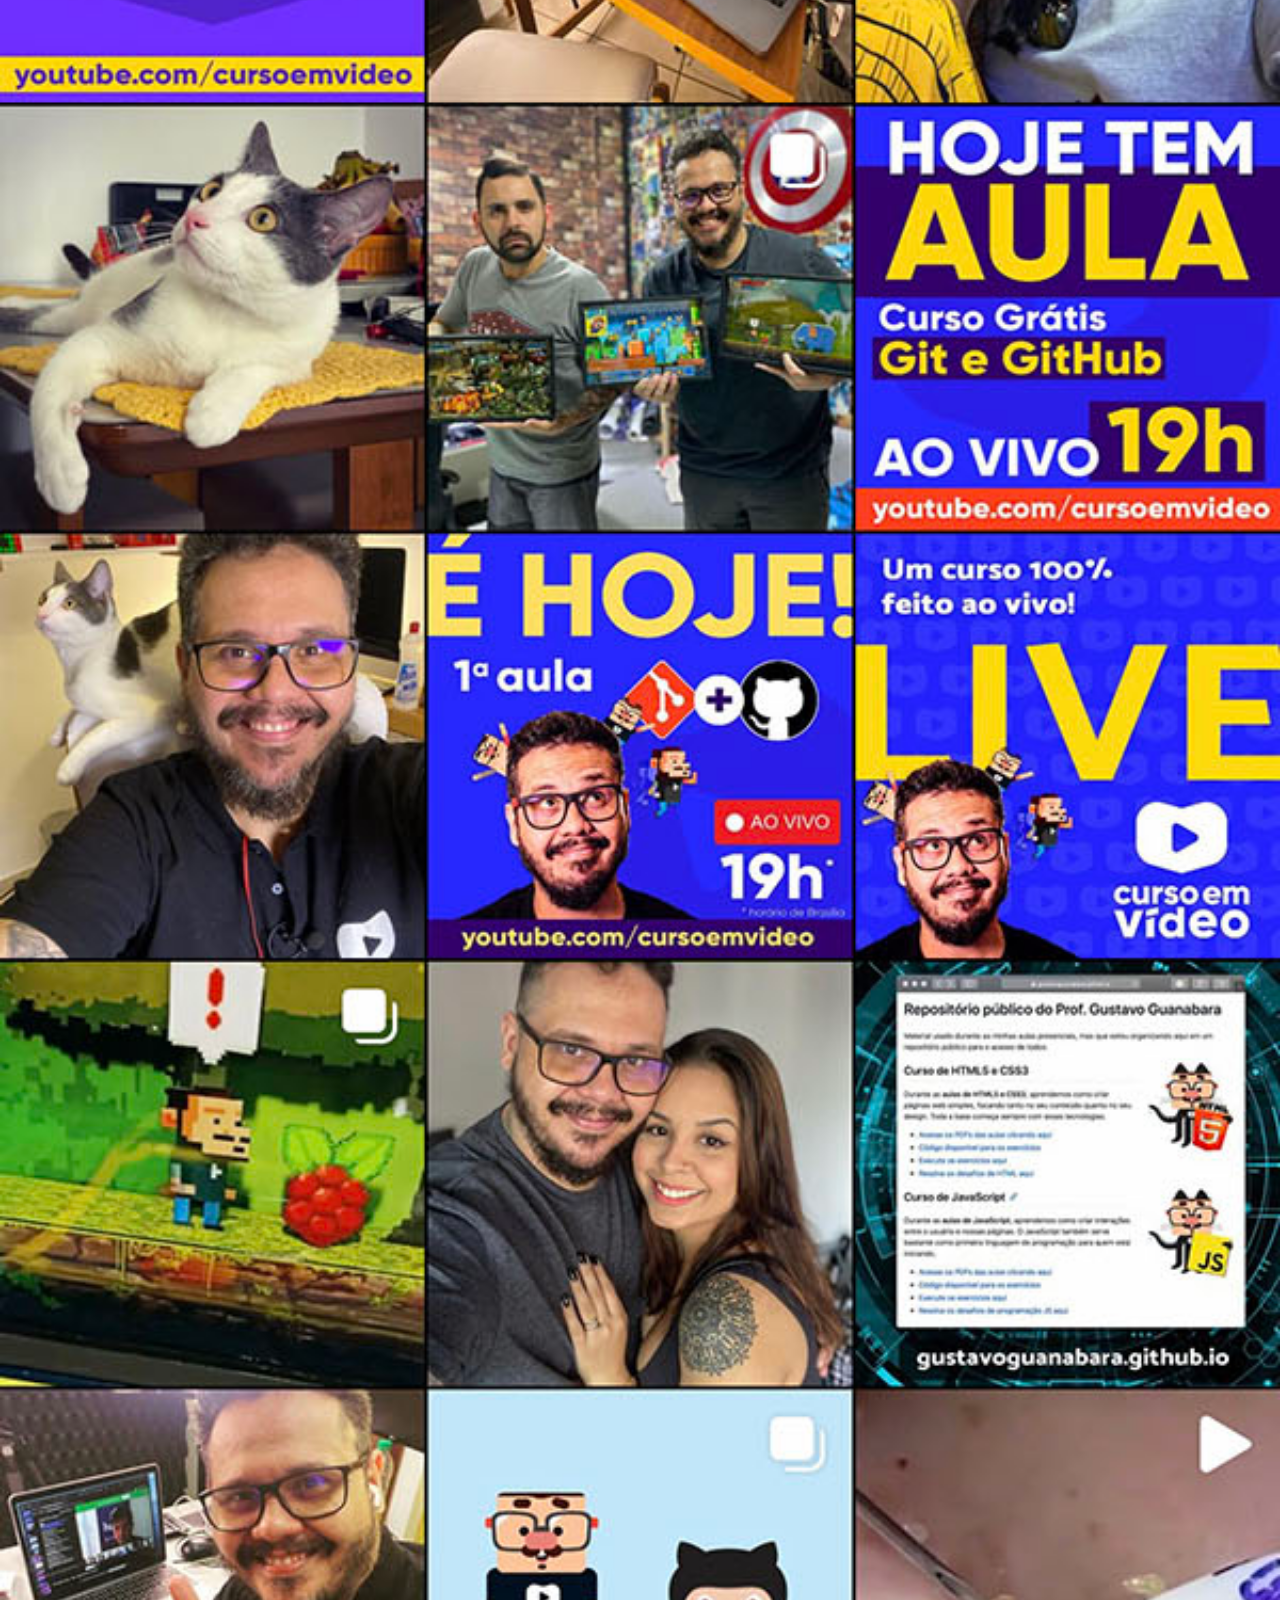
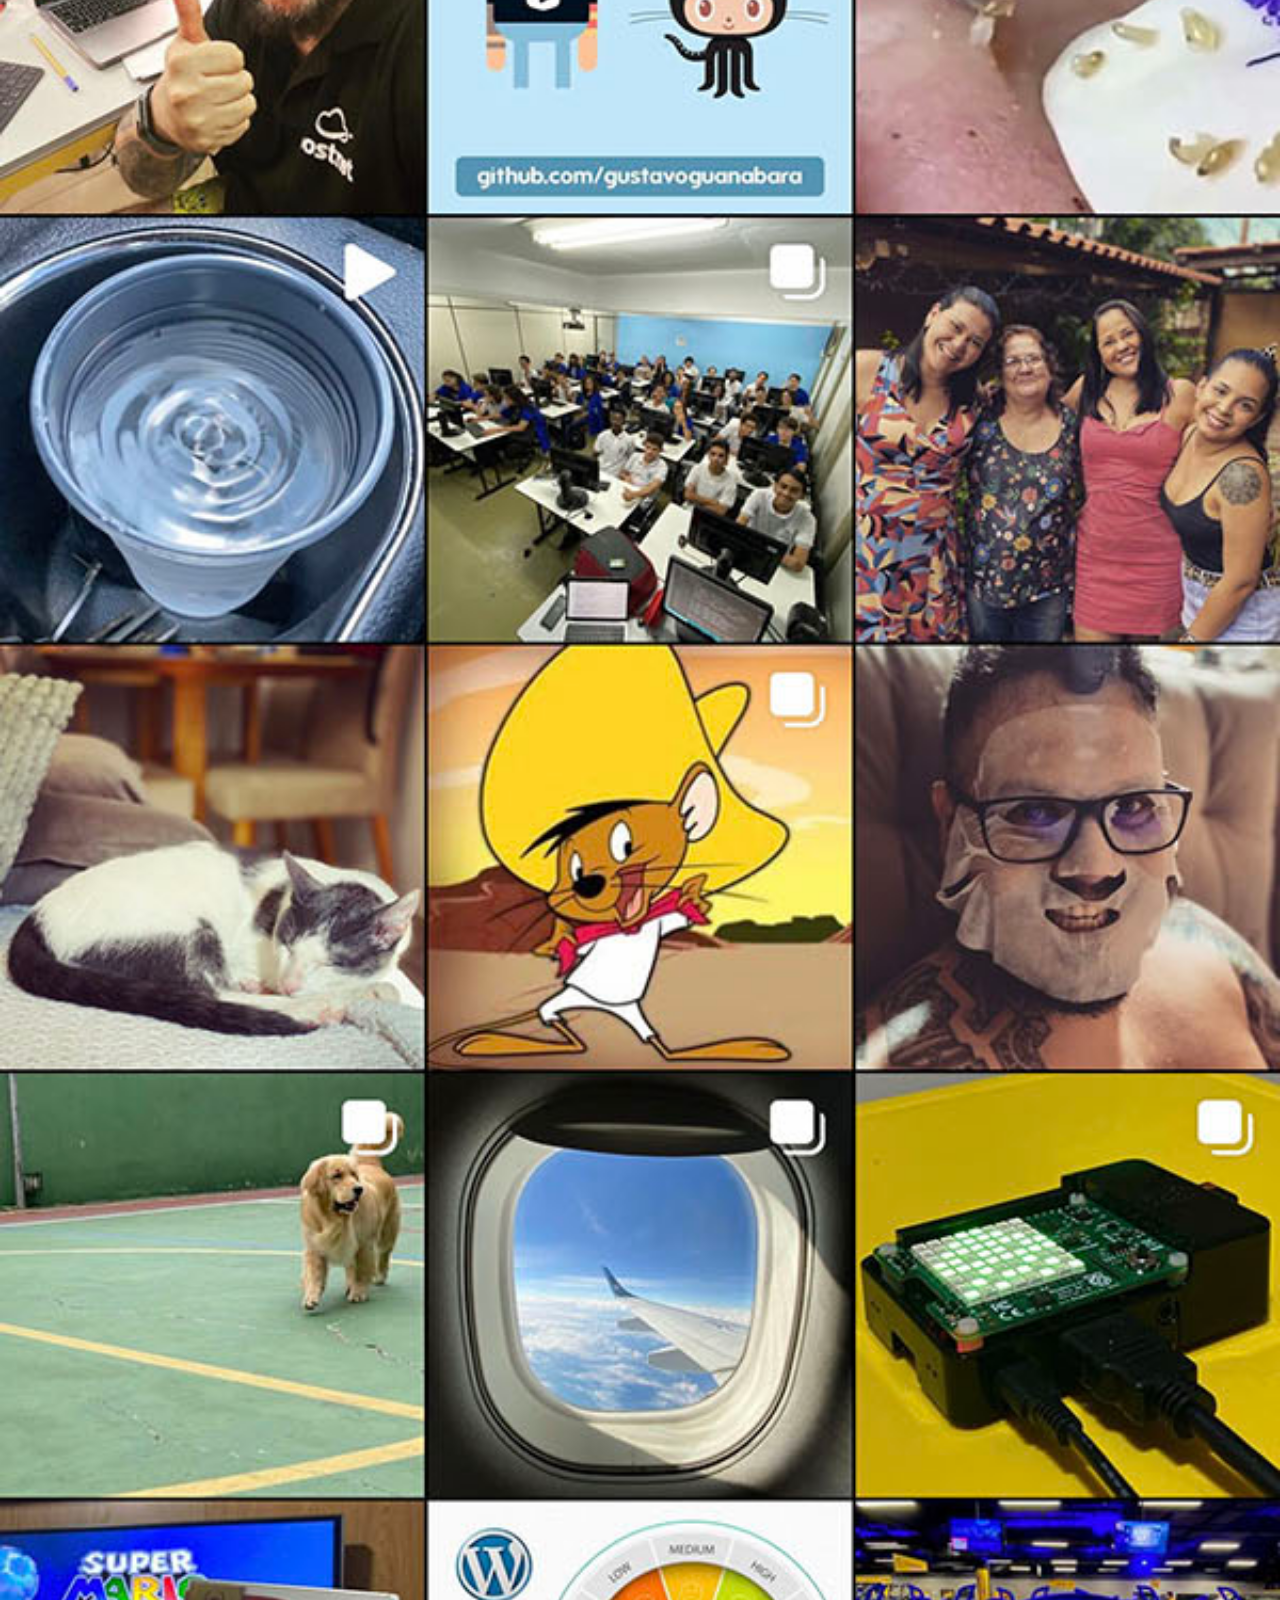
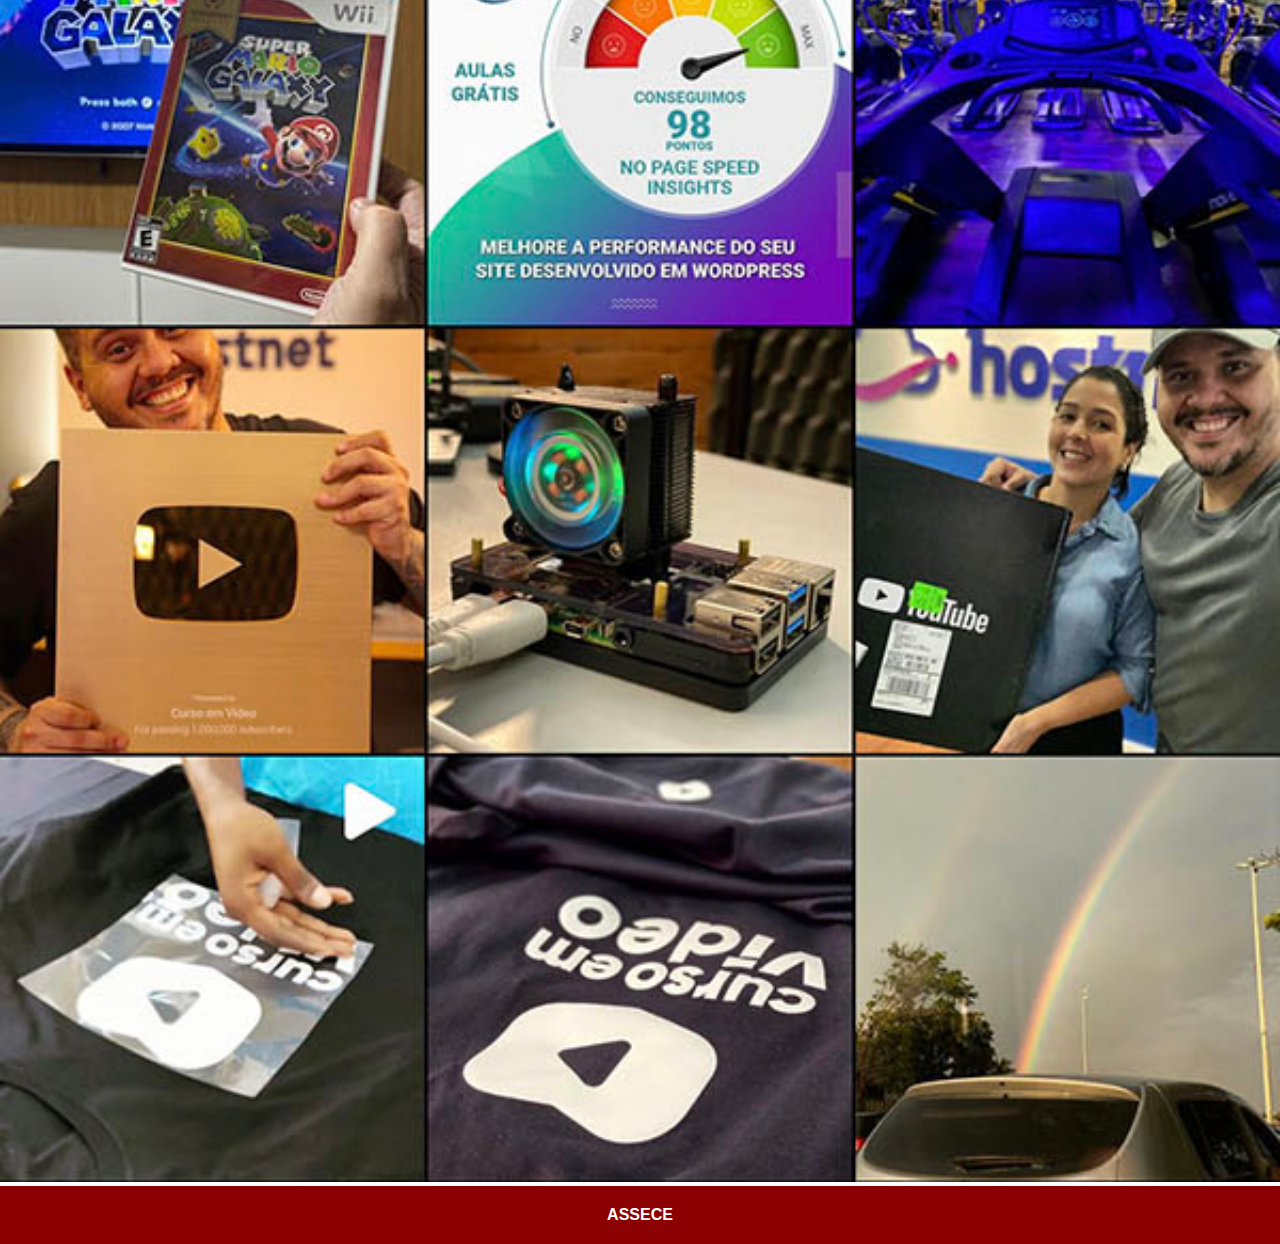
<file: apps/instagram.html>
<!DOCTYPE html>
<html lang="pt-br">
<head>
    <meta charset="UTF-8">
    <meta http-equiv="X-UA-Compatible" content="IE=edge">
    <meta name="viewport" content="width=device-width, initial-scale=1.0">
    <title>Instagram</title>
    <link rel="stylesheet" href="../estilo/style-app.css">
</head>
<body>
    <img src="../imagens/tela-instagram.jpg" alt="instagram">
    <a target="_blank" href="https://www.instagram.com/gustavoguanabara/">ASSECE</a>
</body>
</html>
</file>
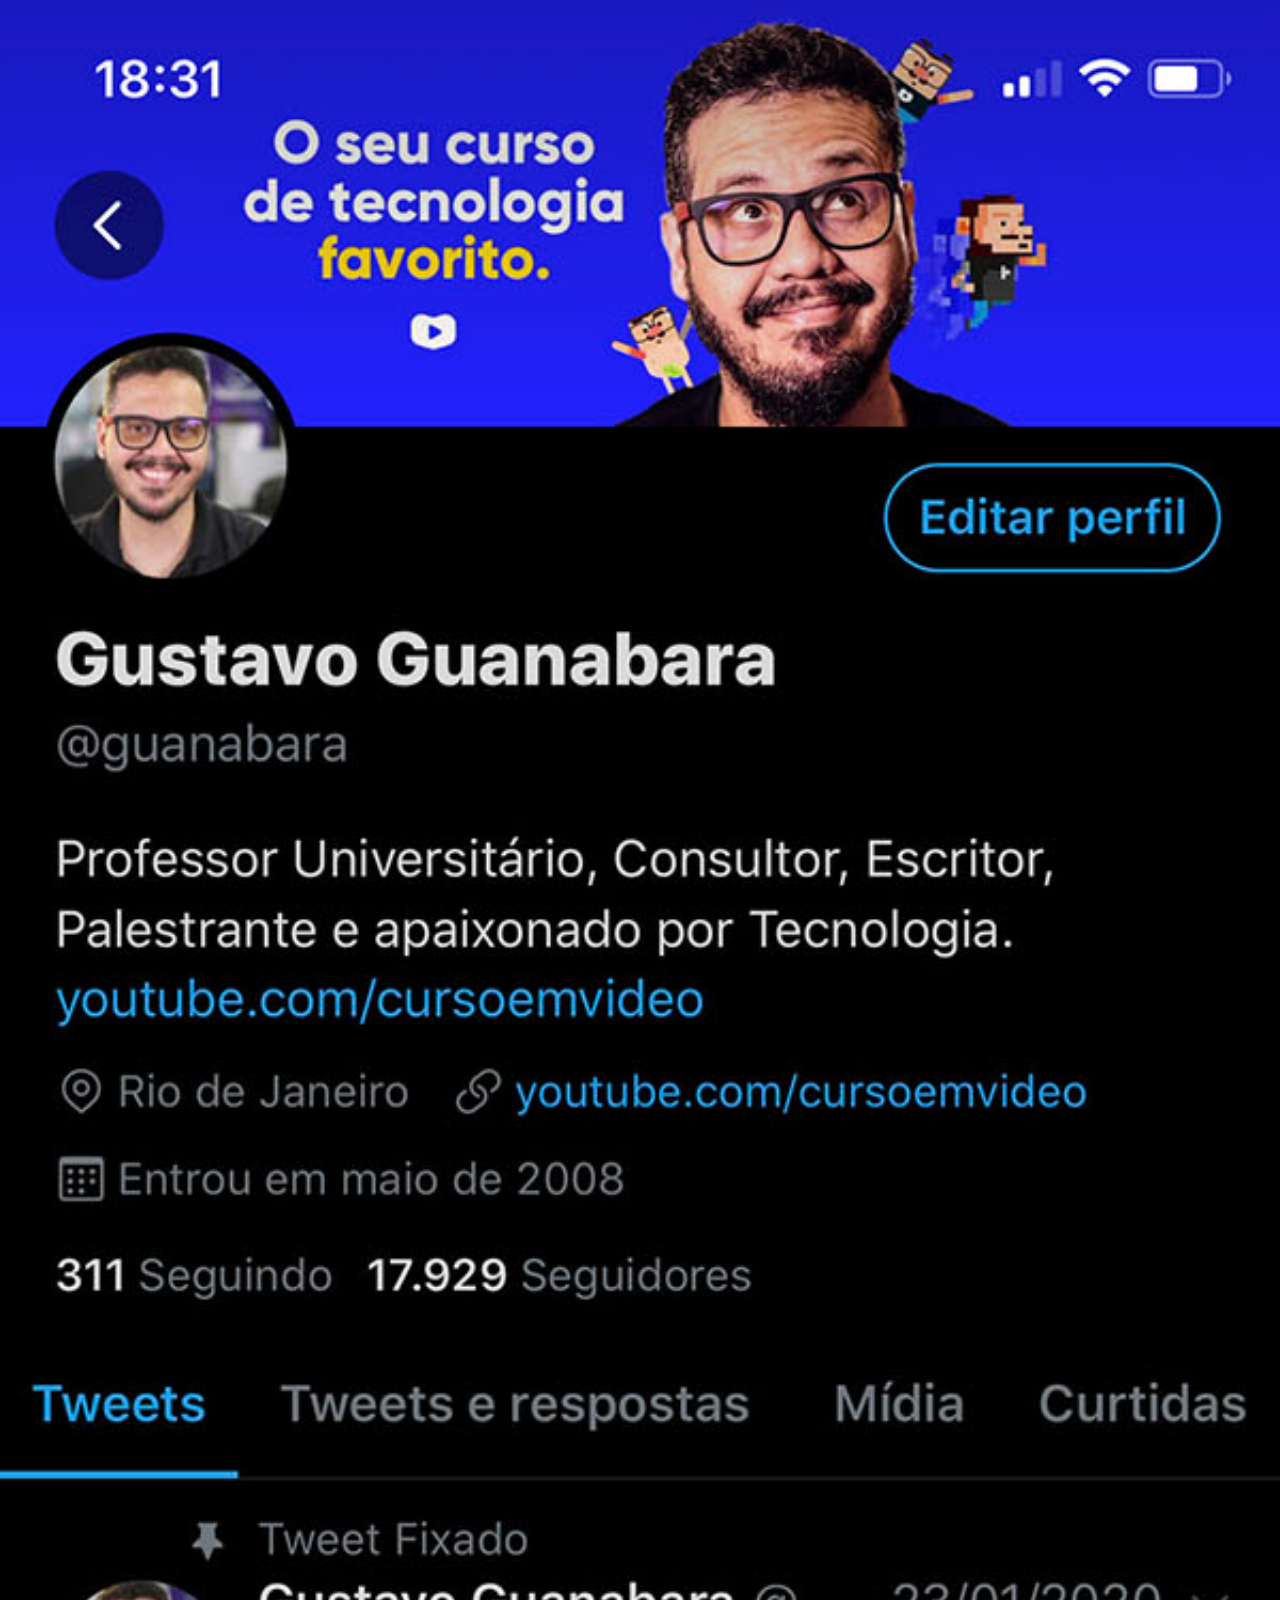
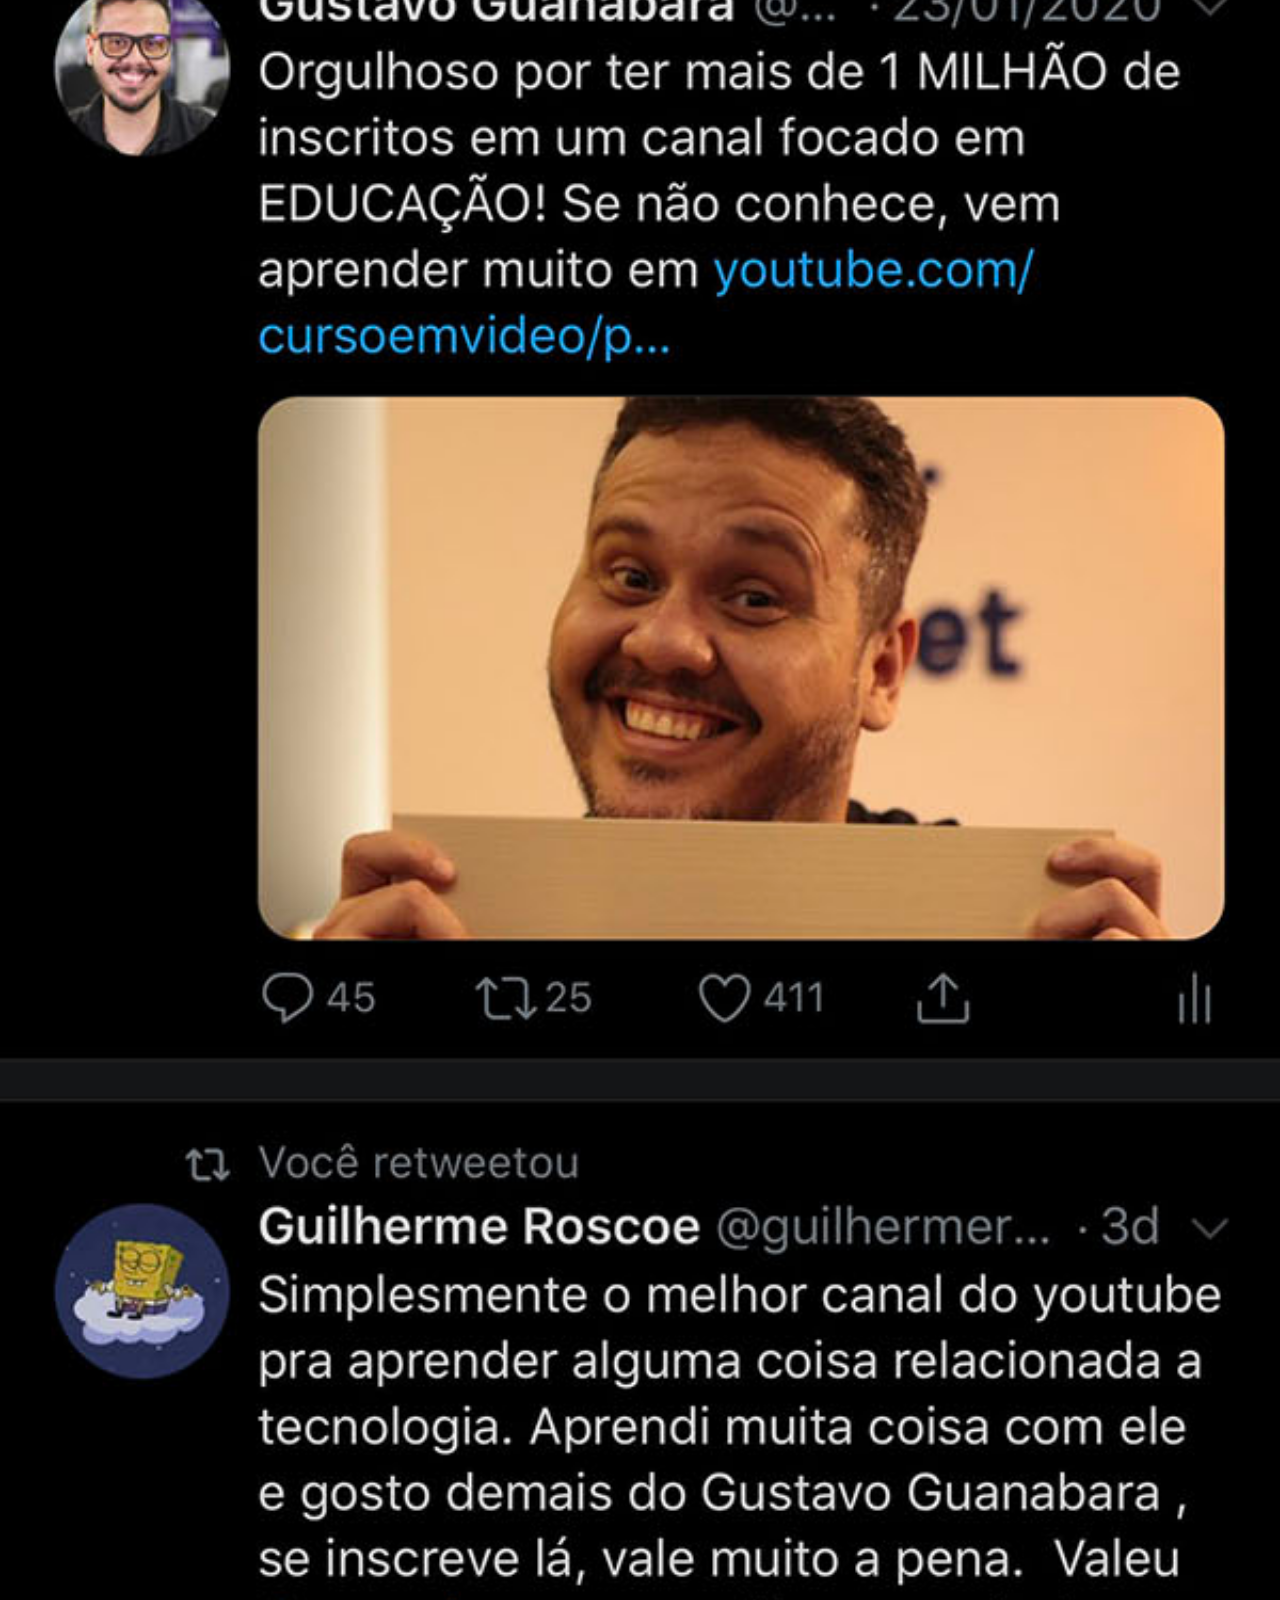
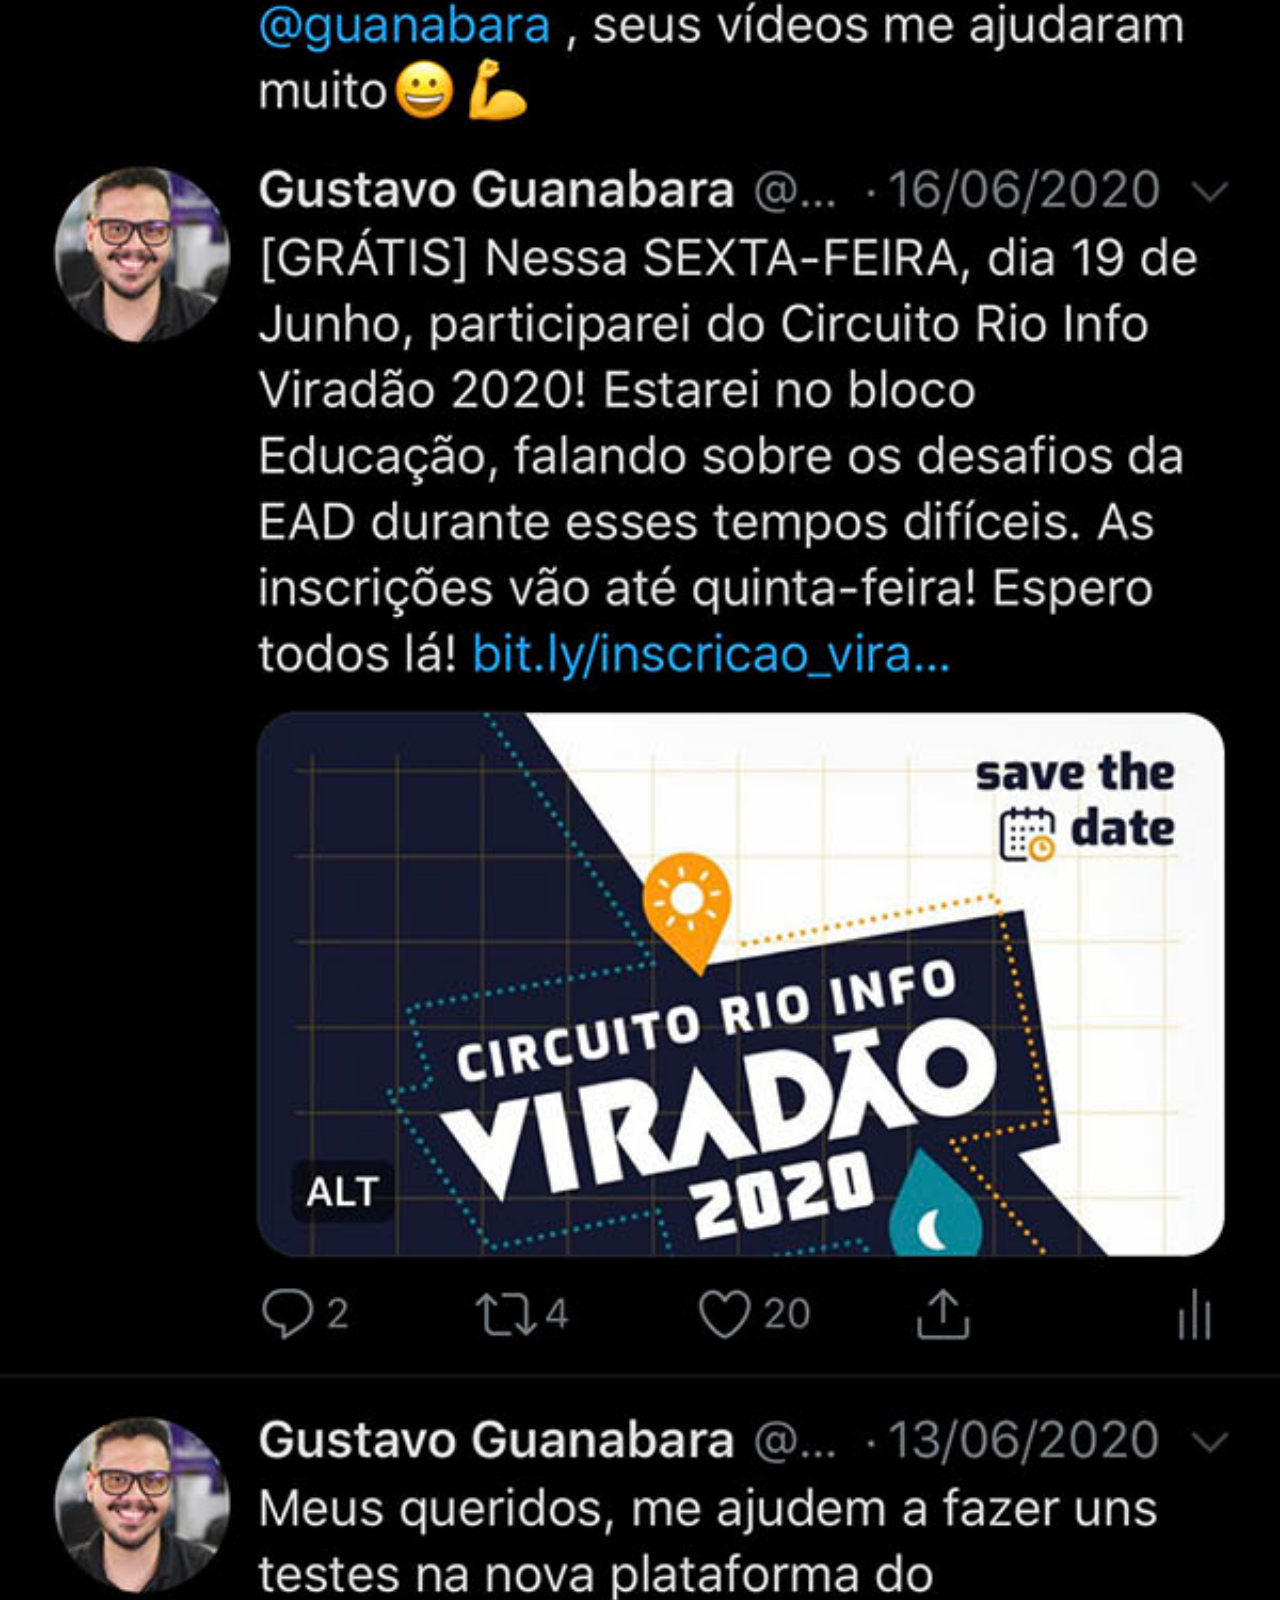
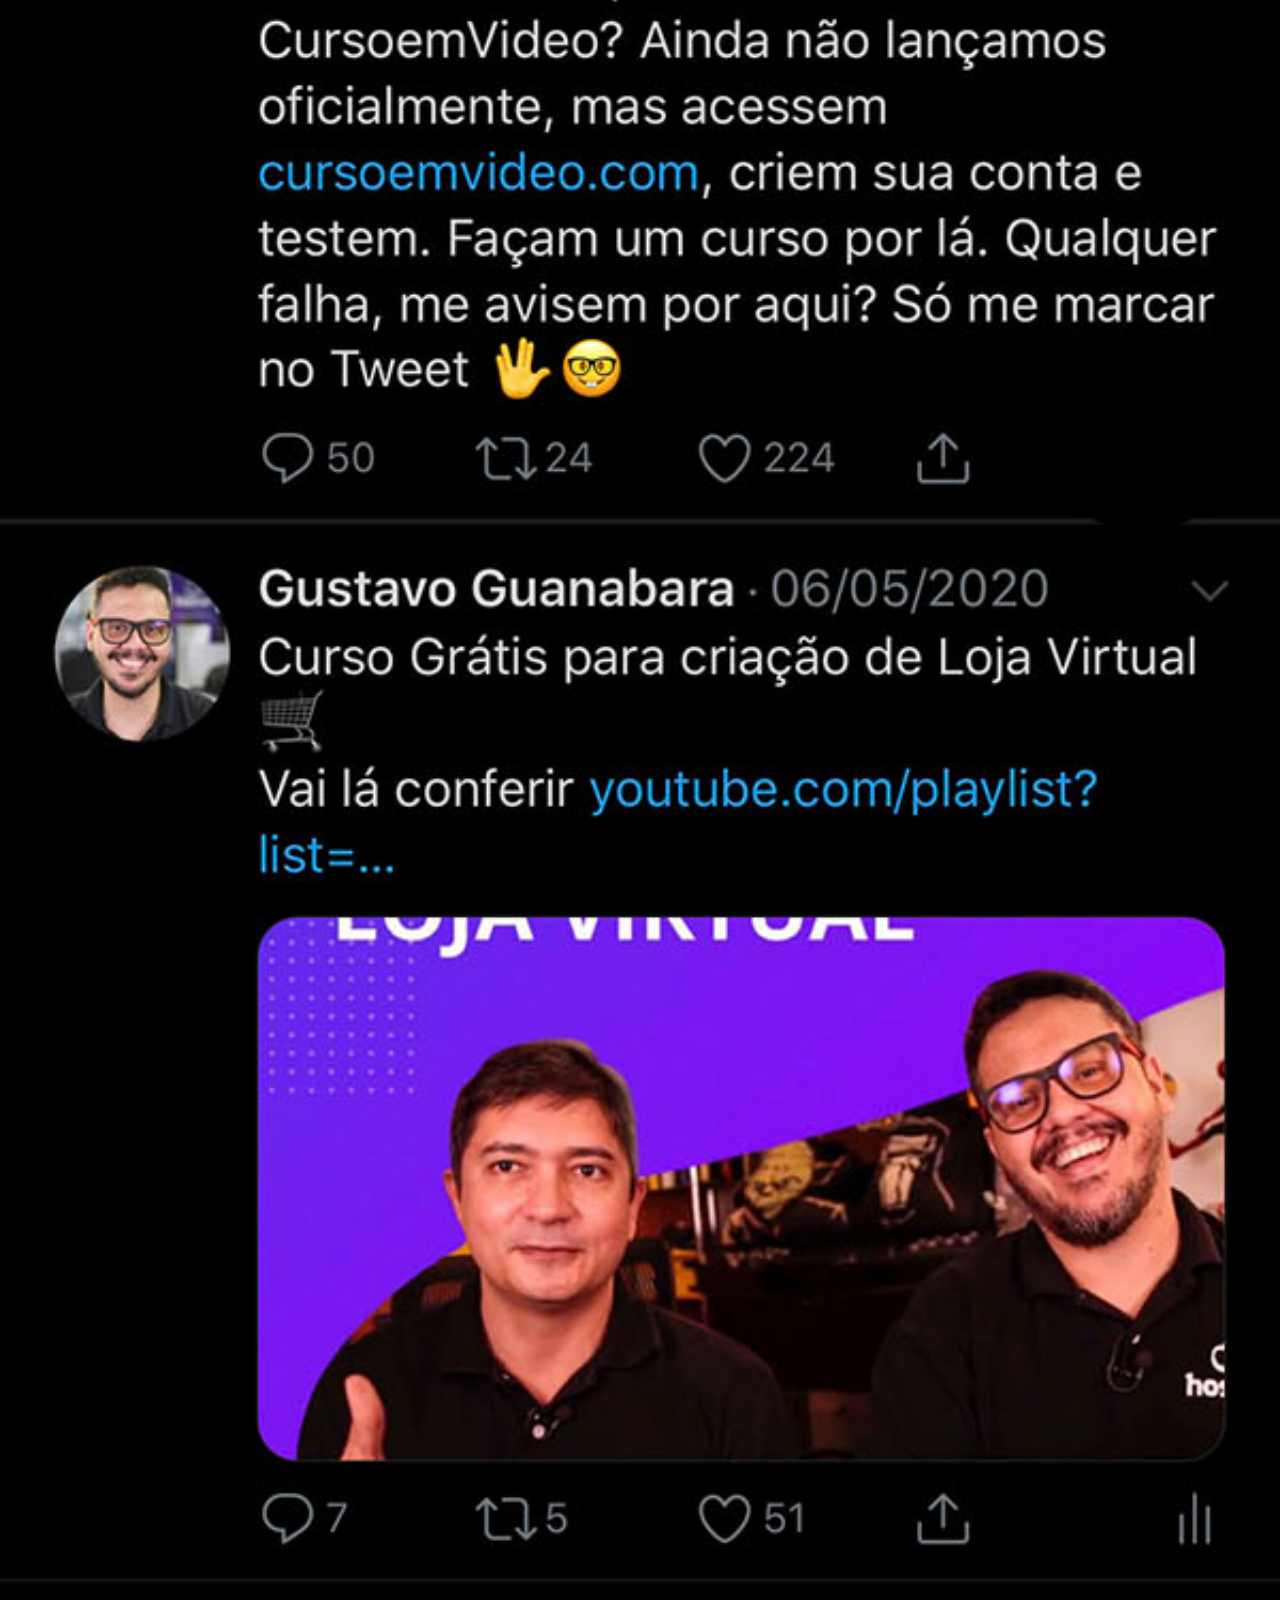
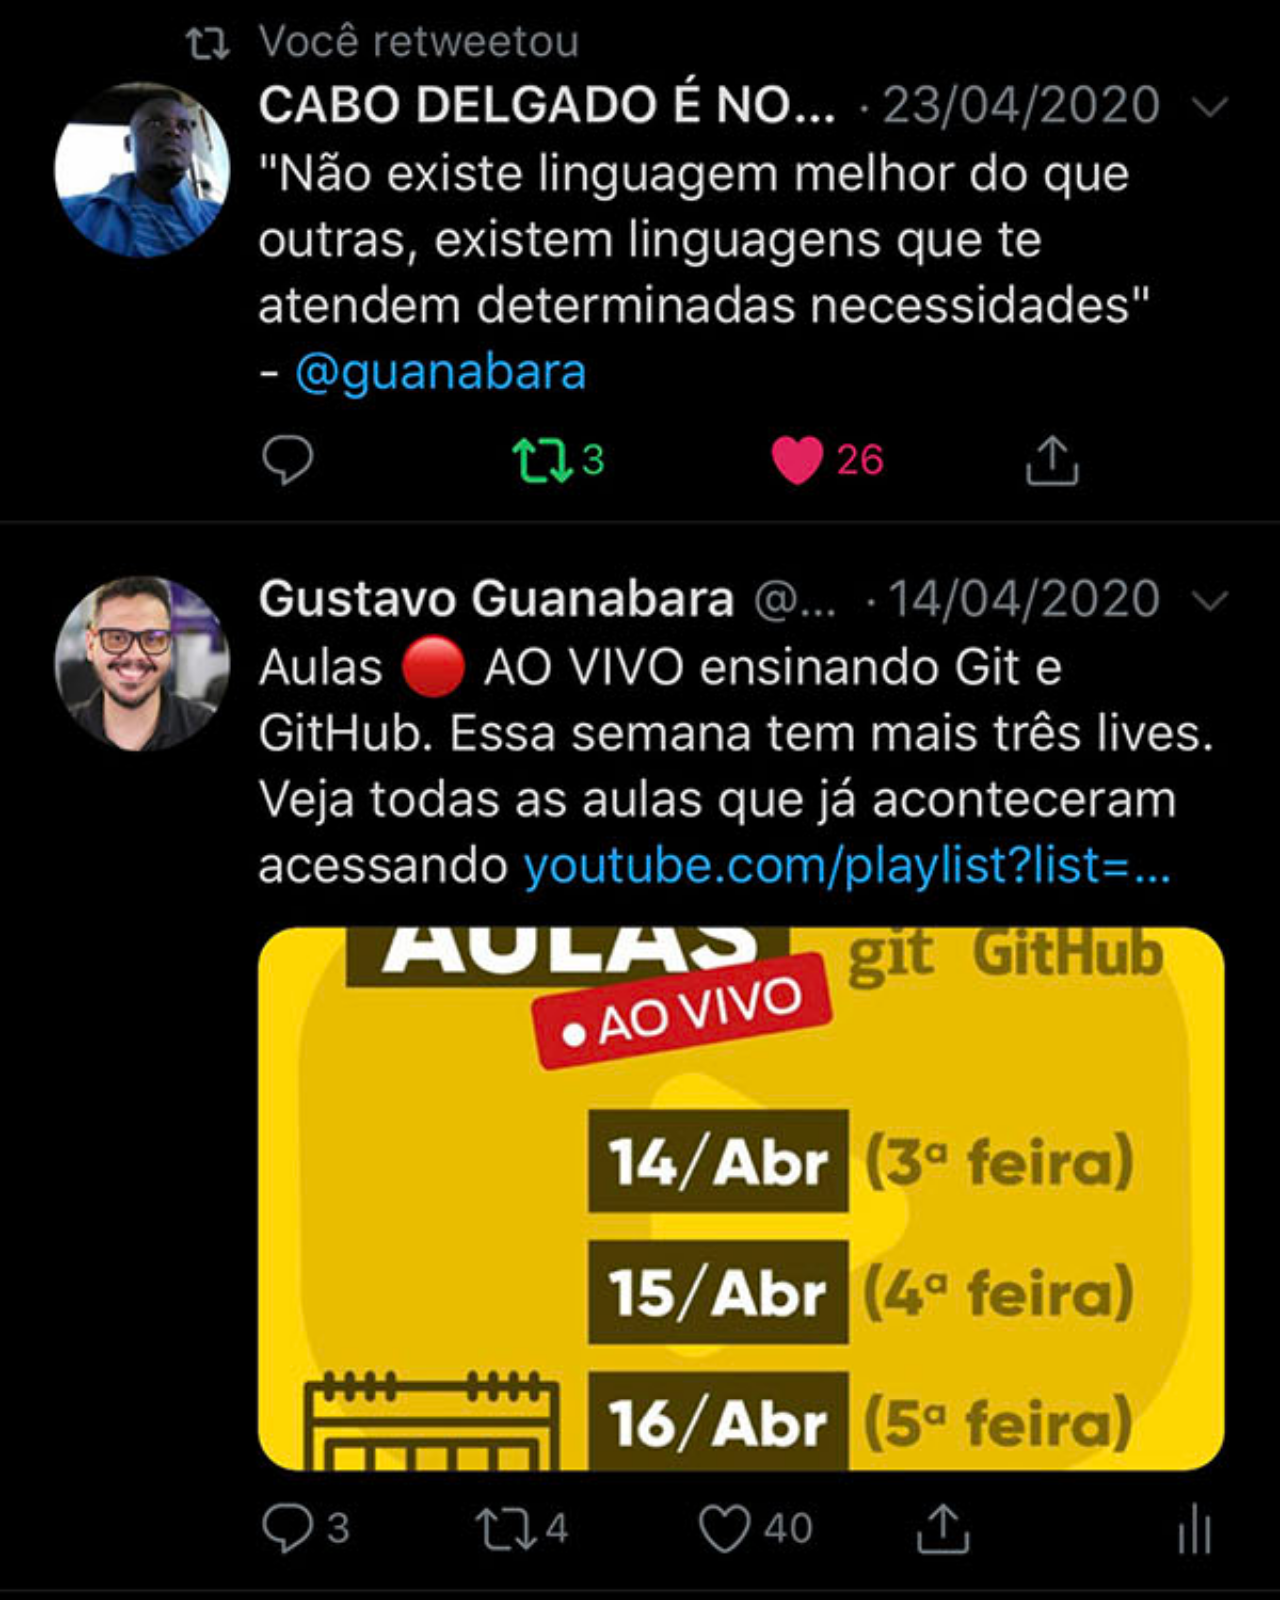
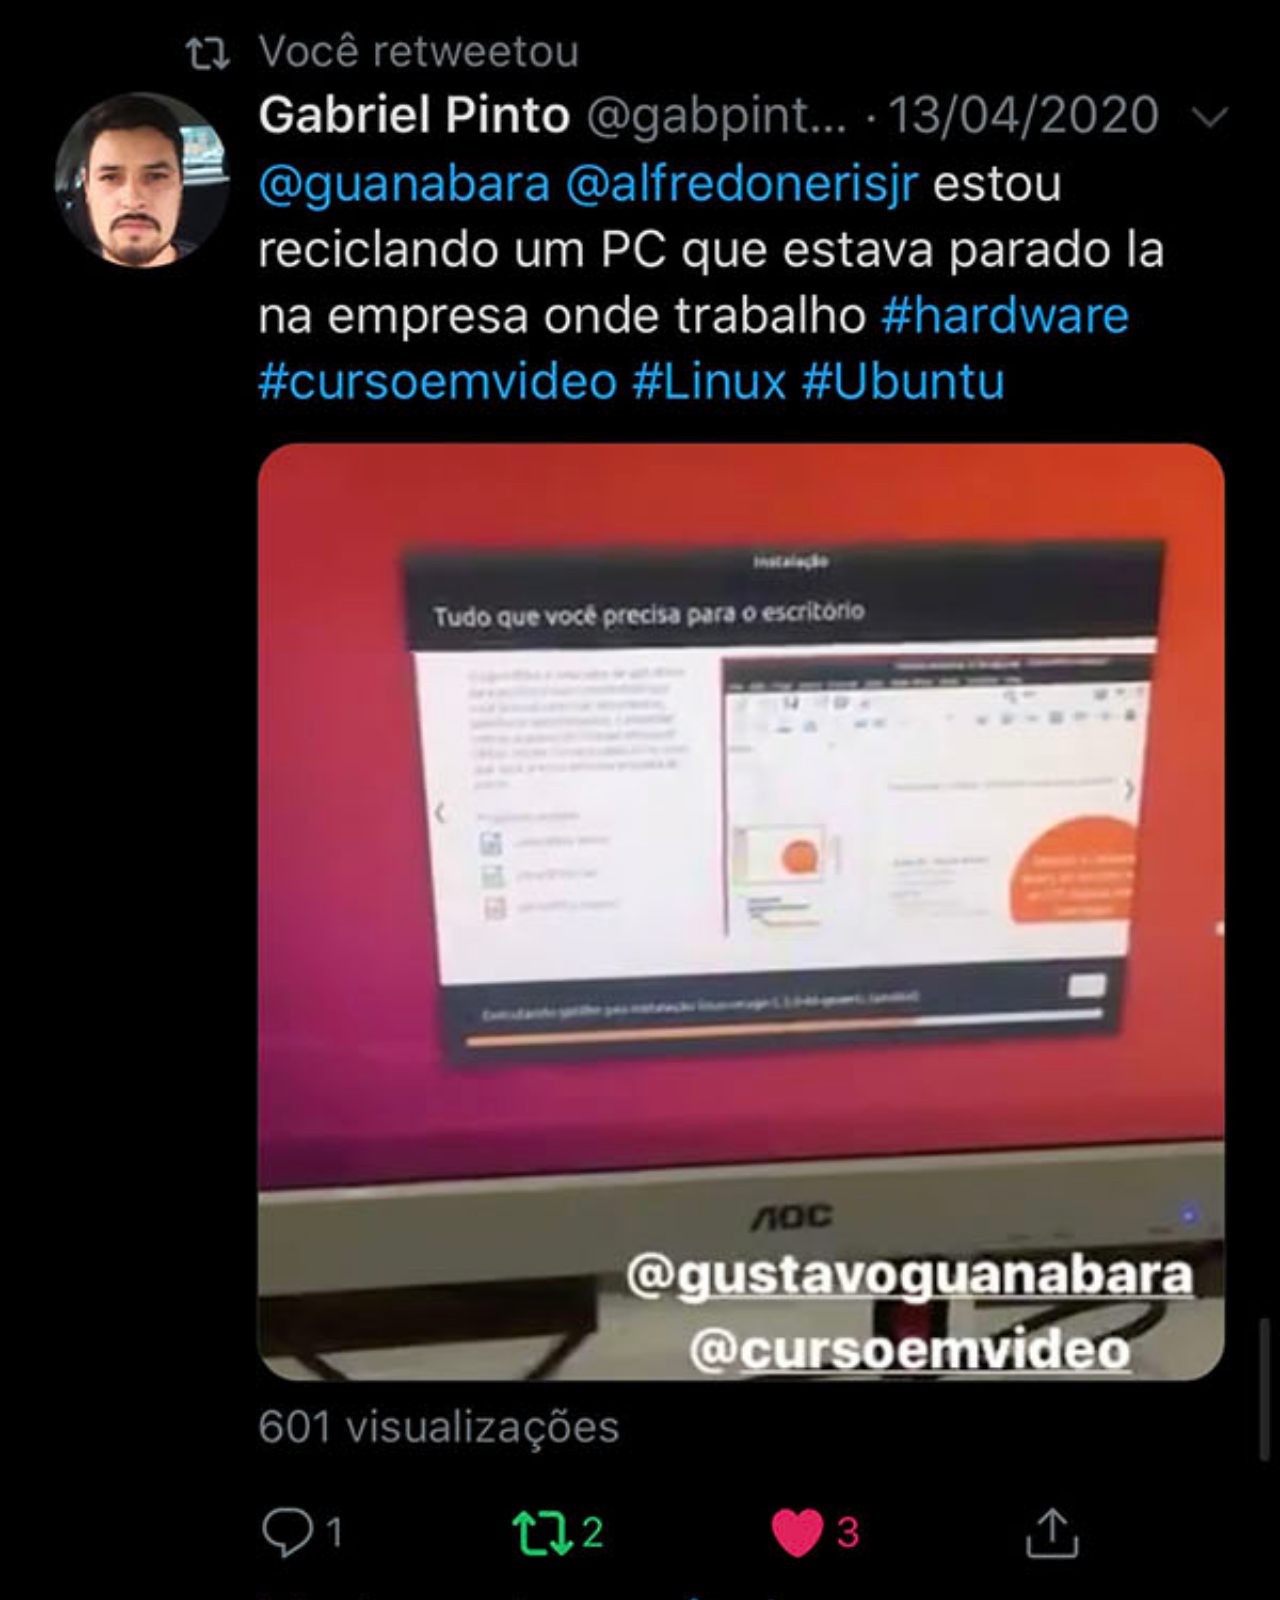
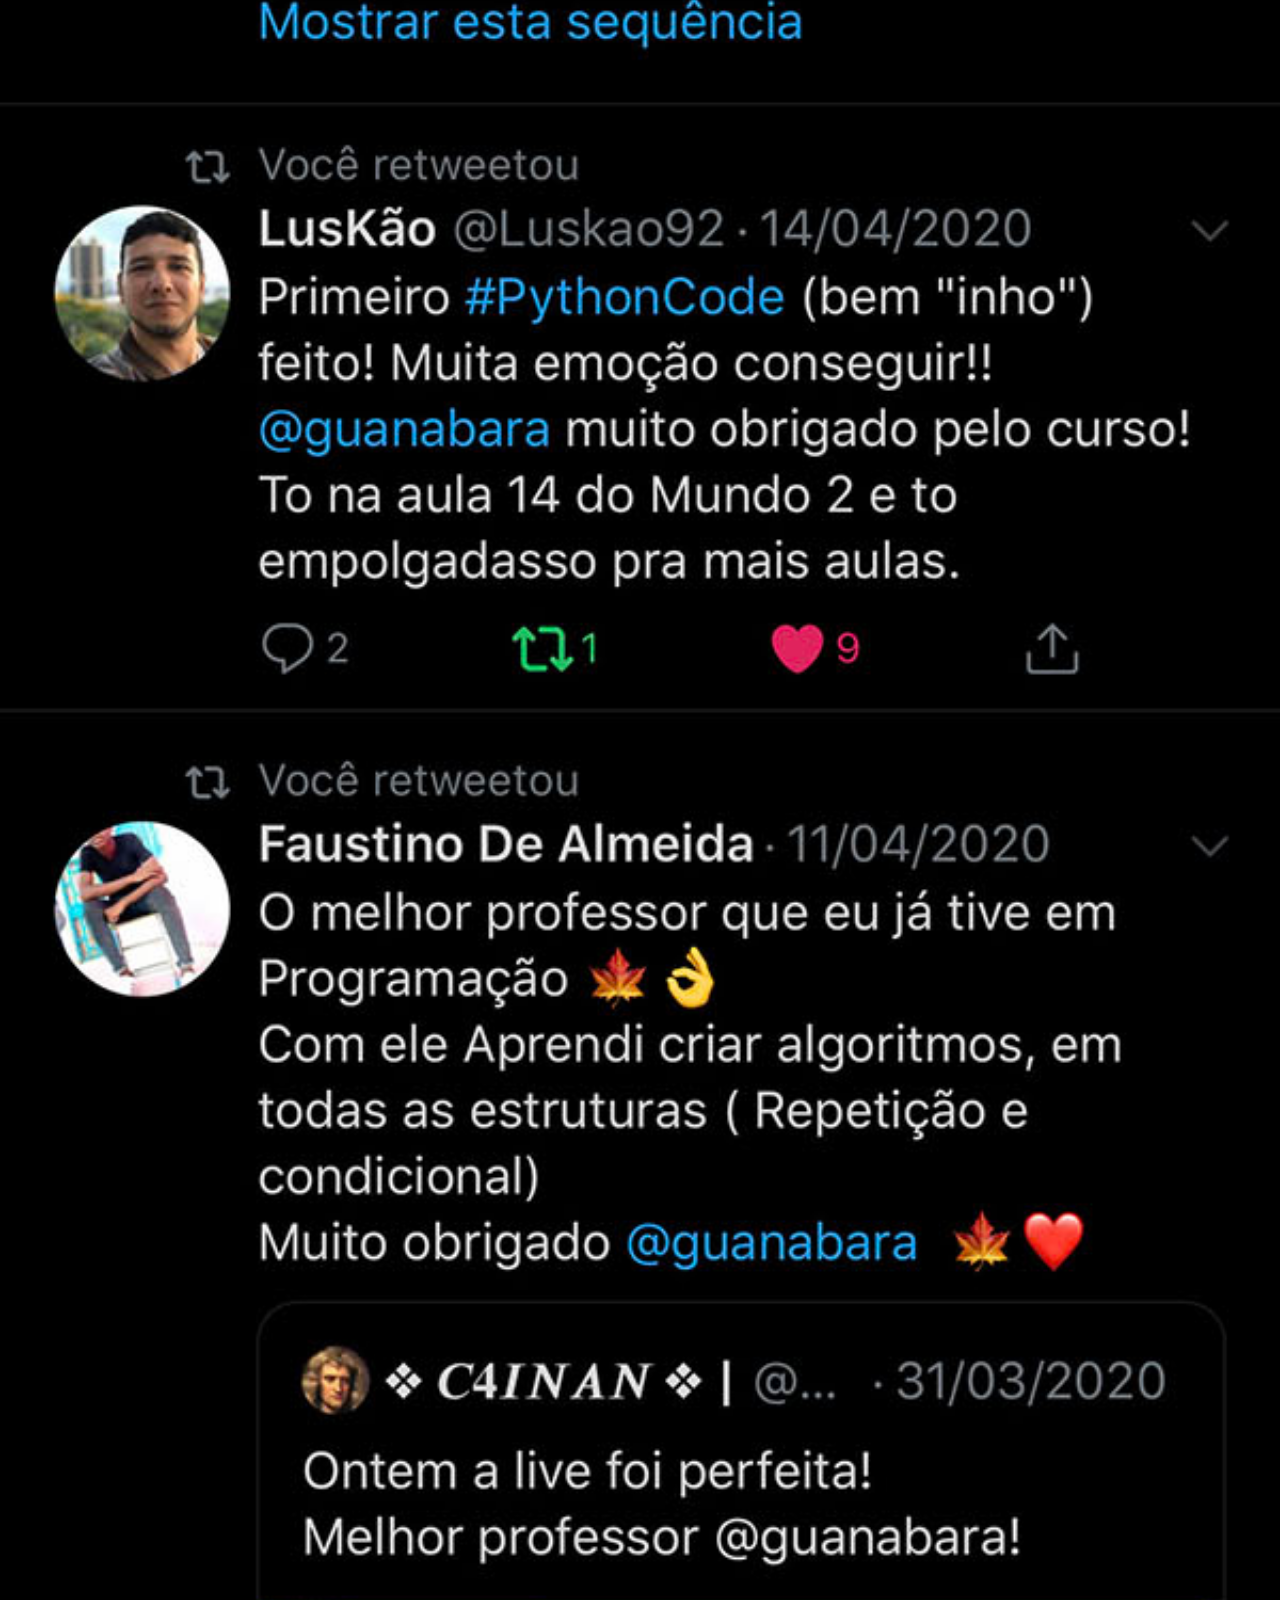
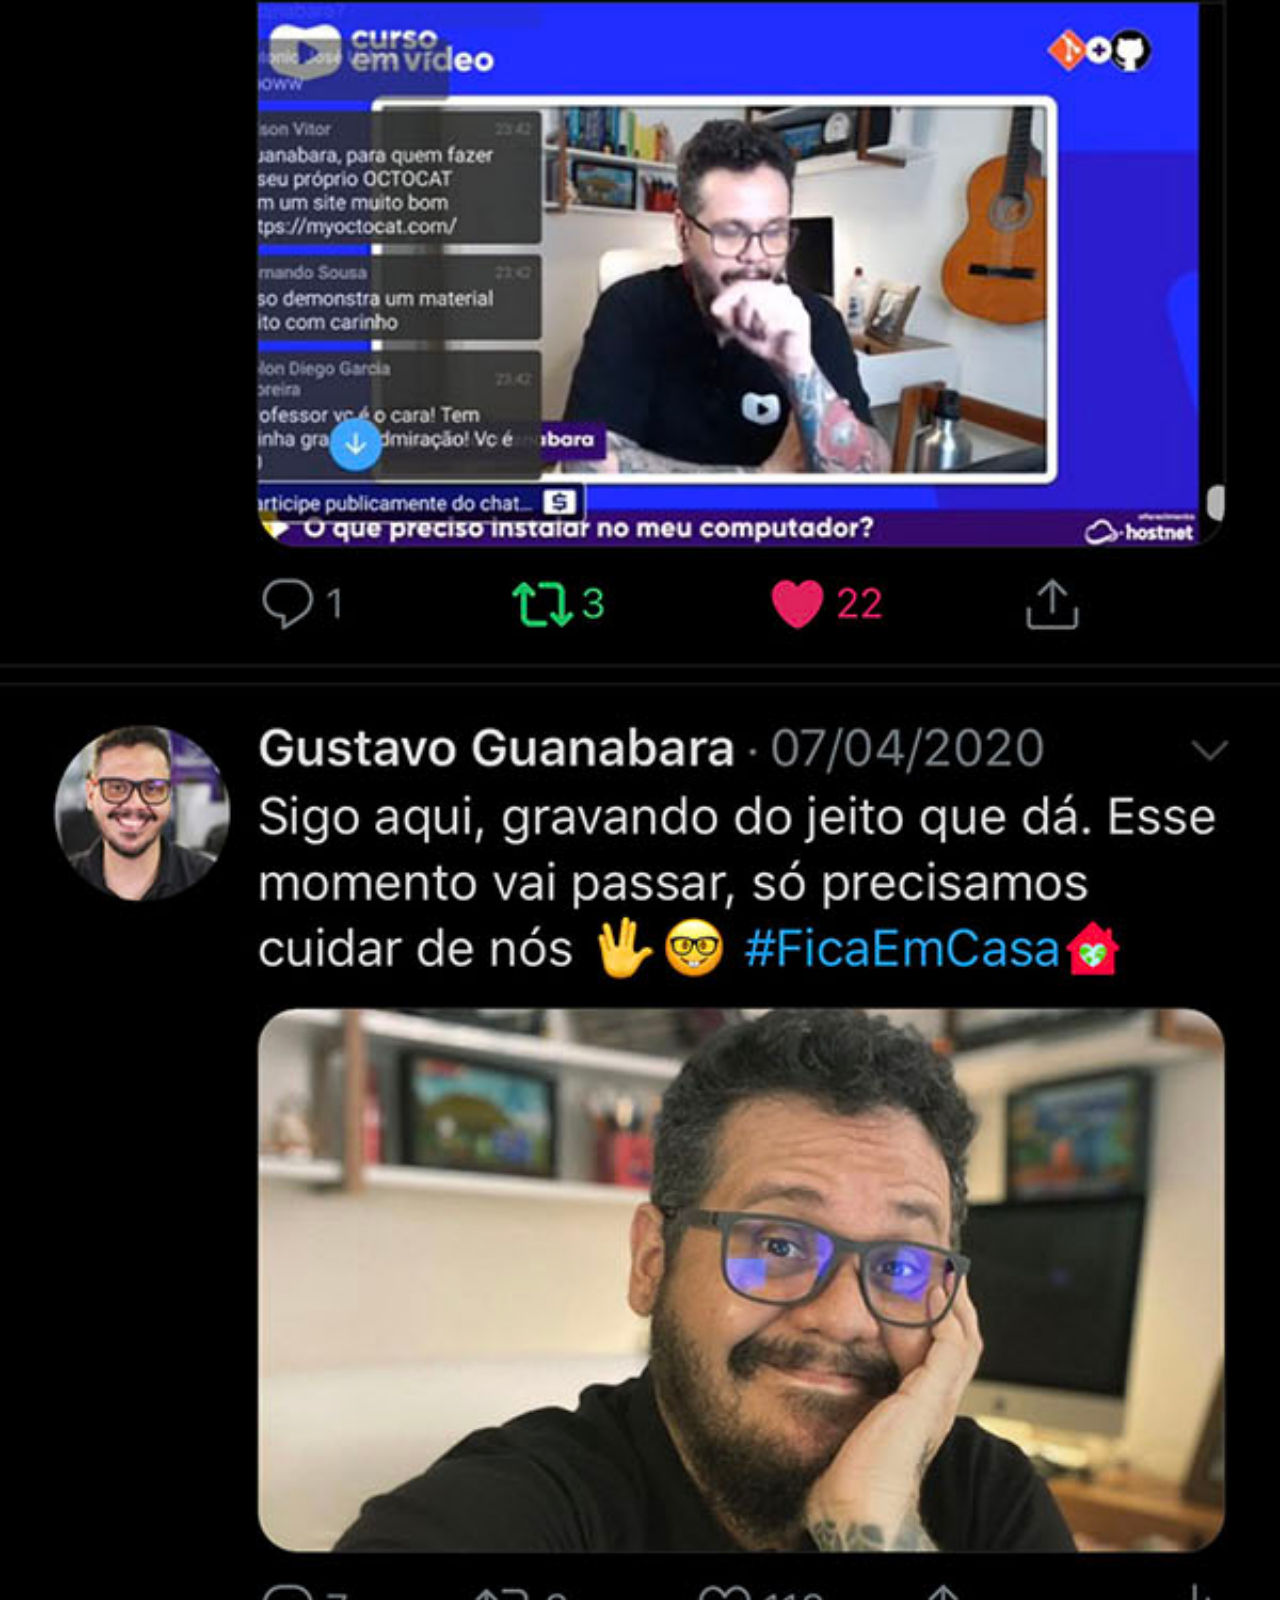
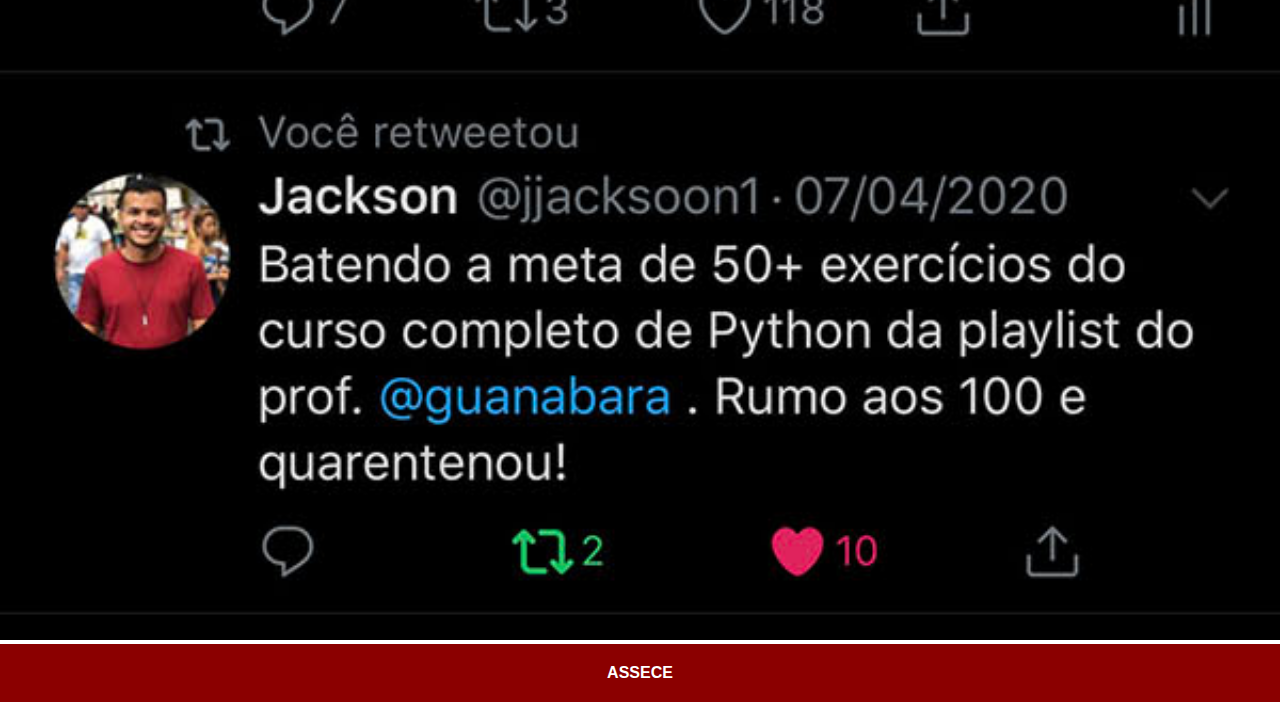
<file: apps/twitter.html>
<!DOCTYPE html>
<html lang="twitter">
<head>
    <meta charset="UTF-8">
    <meta http-equiv="X-UA-Compatible" content="IE=edge">
    <meta name="viewport" content="width=device-width, initial-scale=1.0">
    <title>Twitter</title>
    <link rel="stylesheet" href="../estilo/style-app.css">
</head>
<body>
    <img src="../imagens/tela-twitter.jpg" alt="twitter">
    <a target="_blank" href="https://twitter.com/guanabara">ASSECE</a>
</body>
</html>
</file>
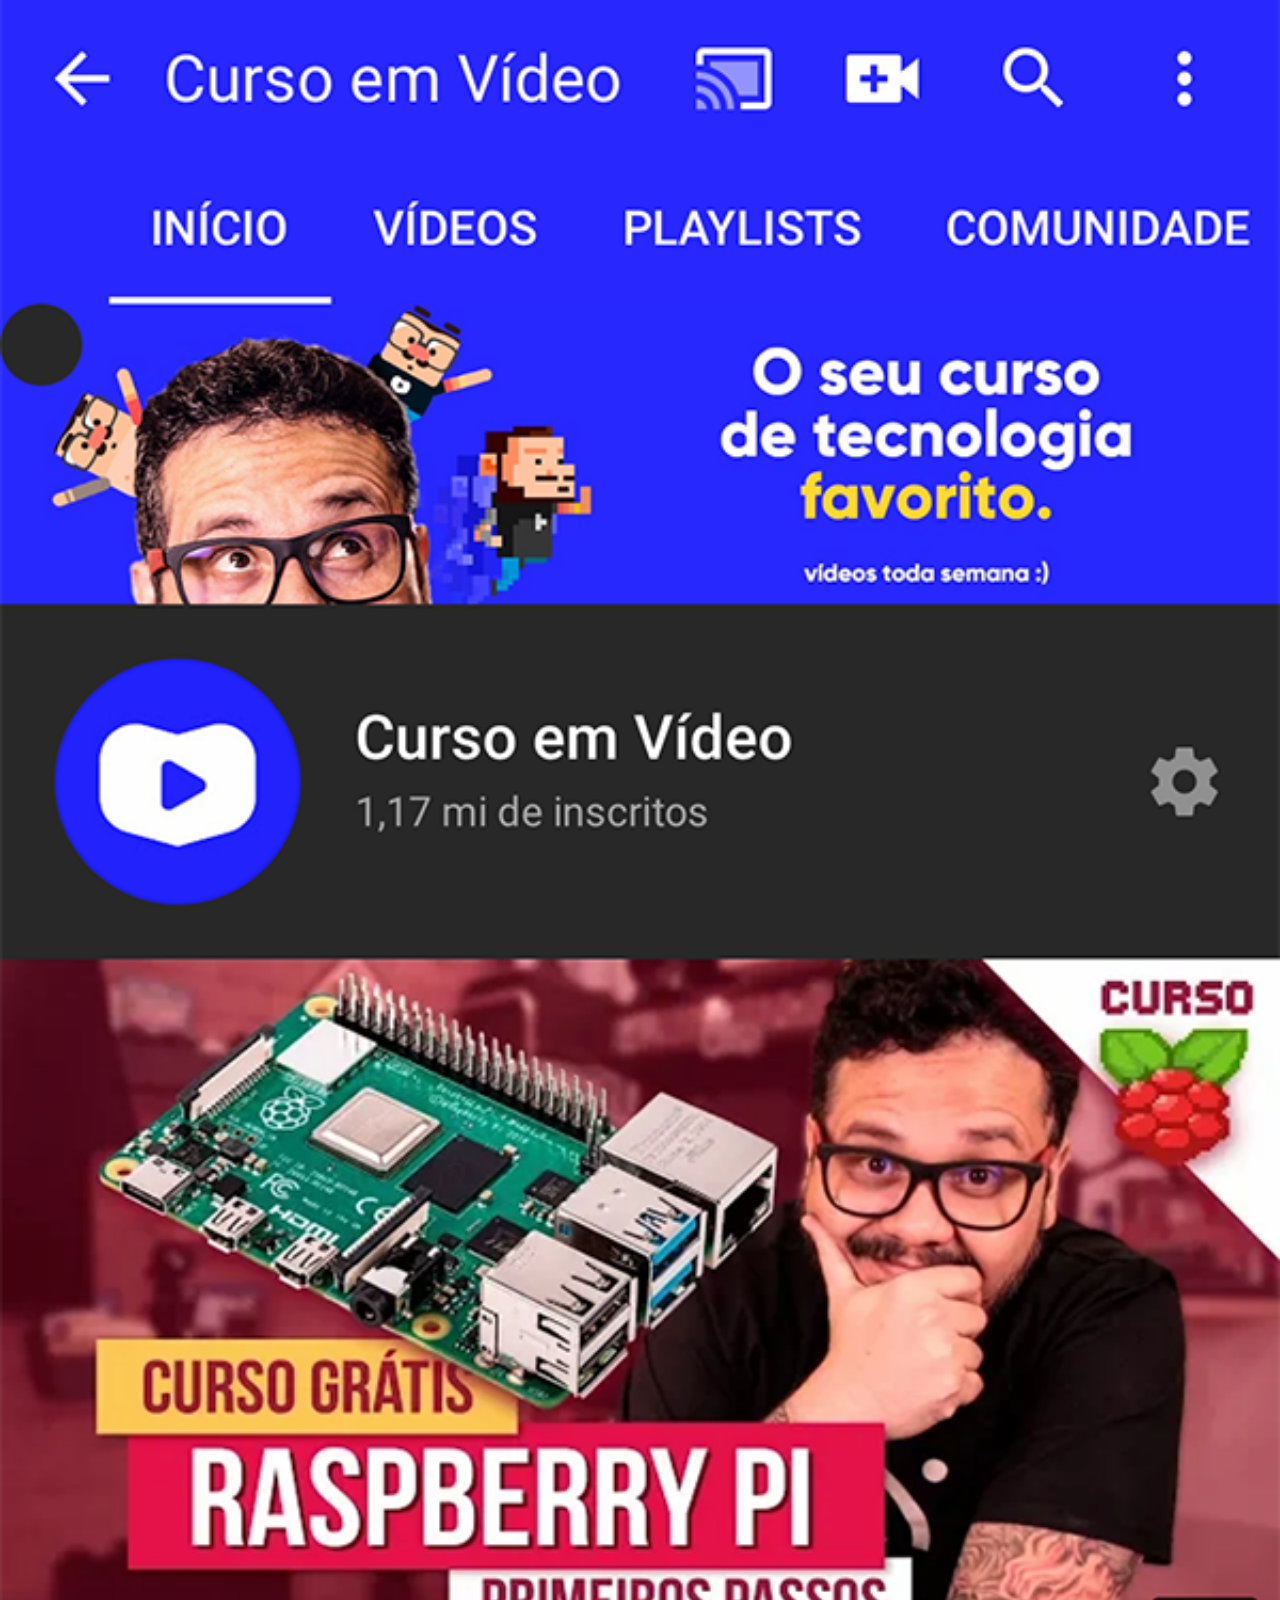
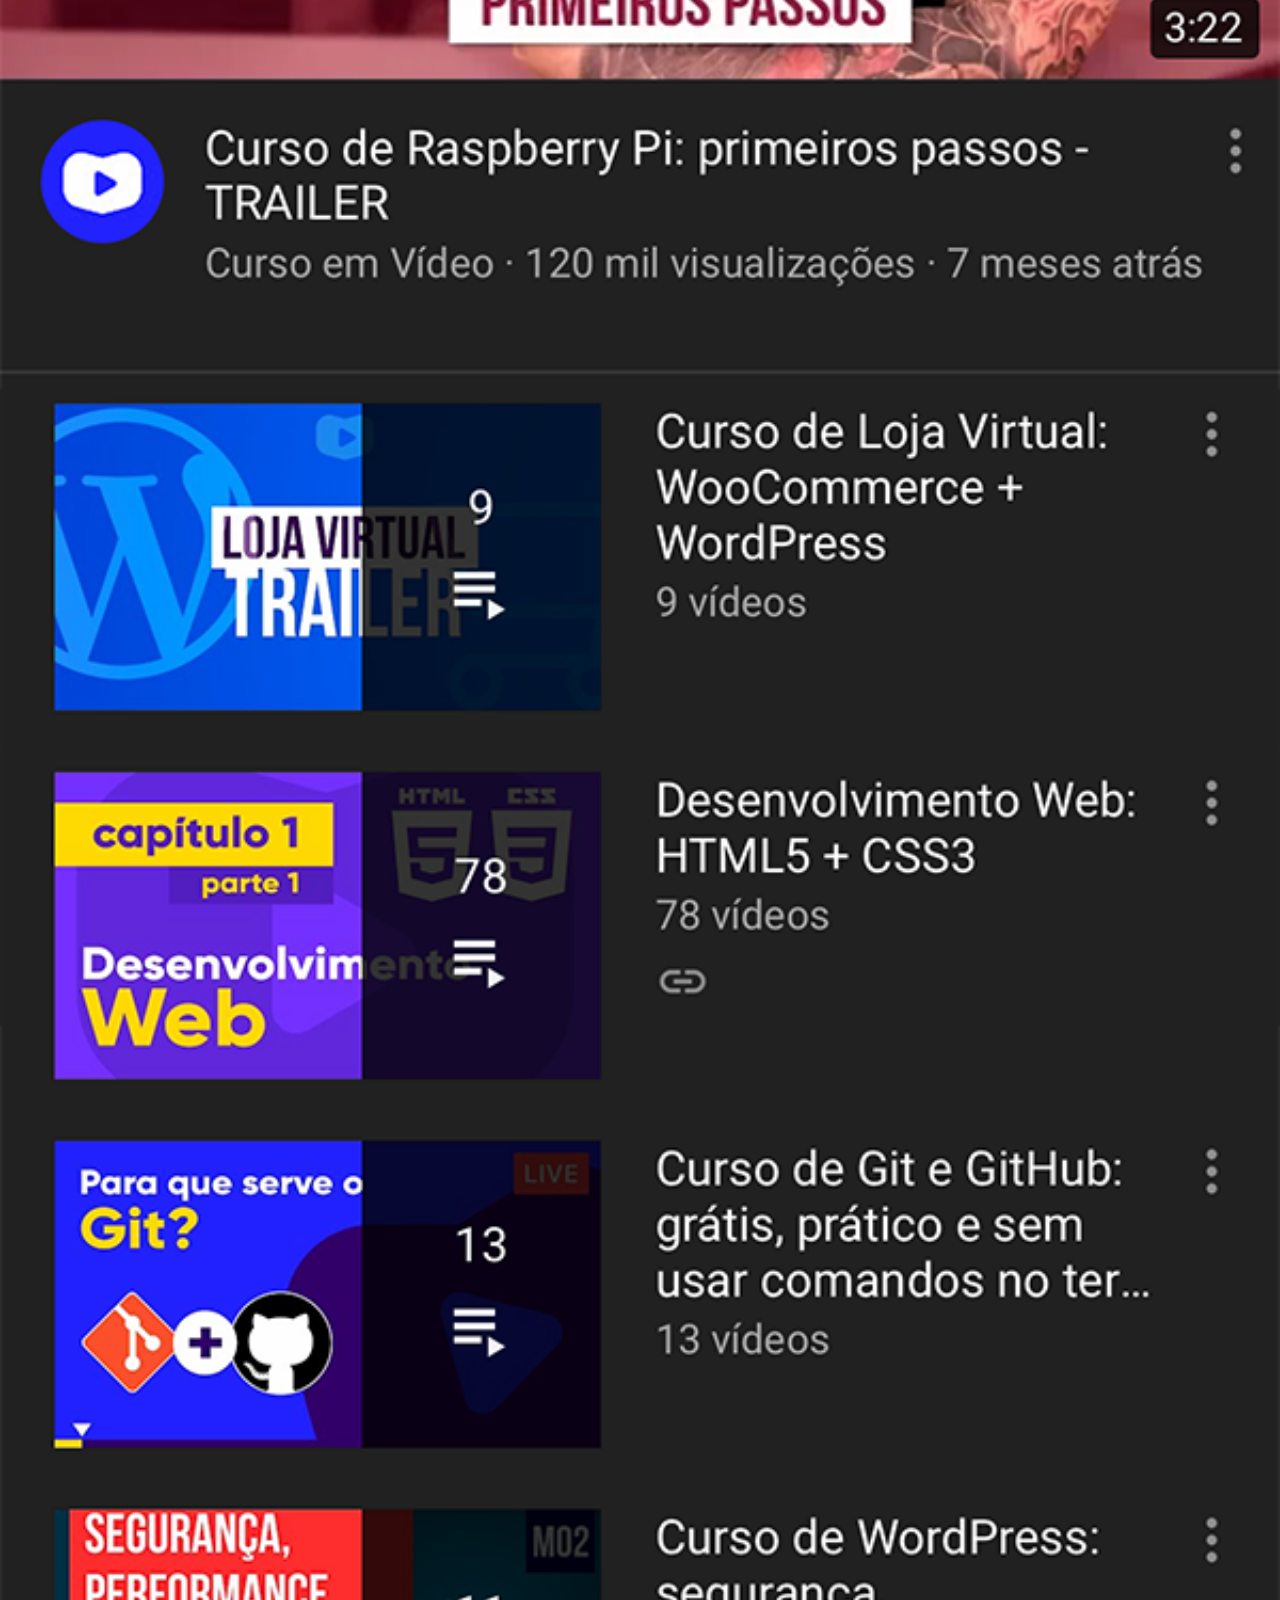
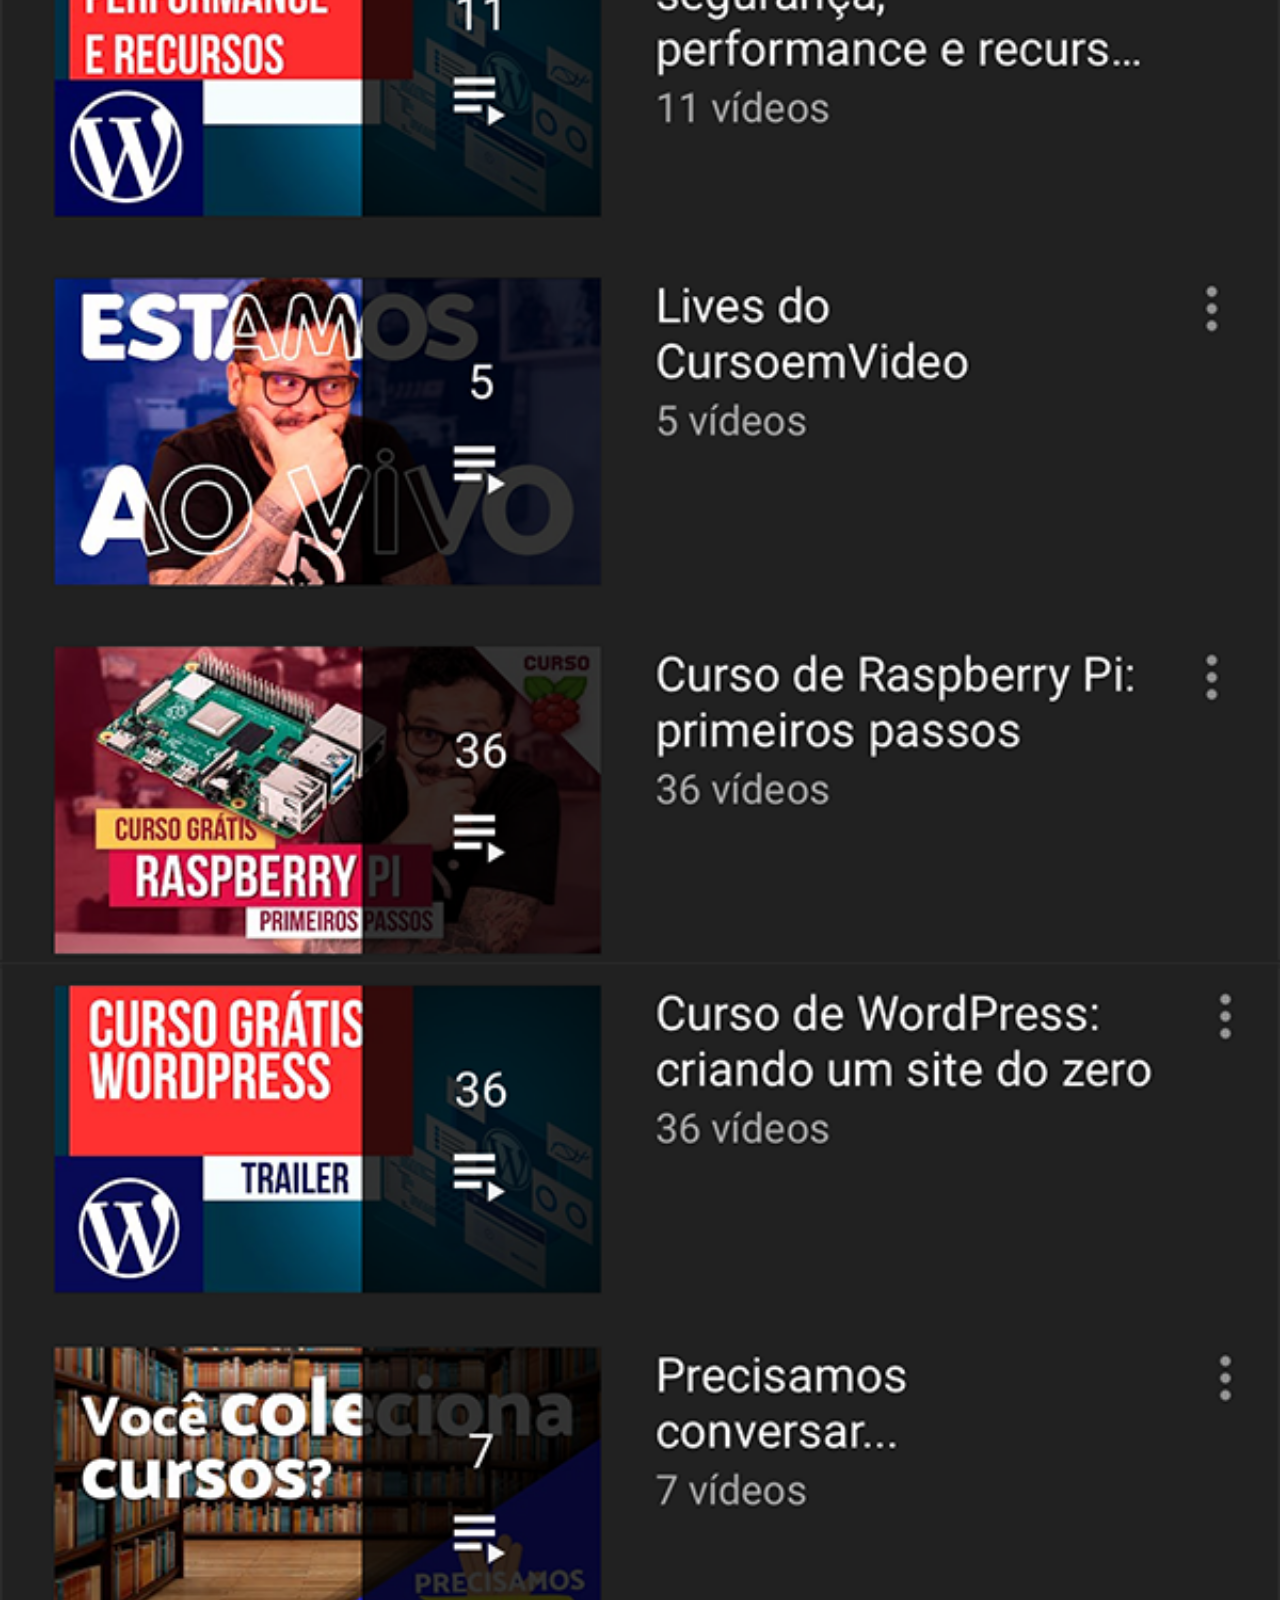
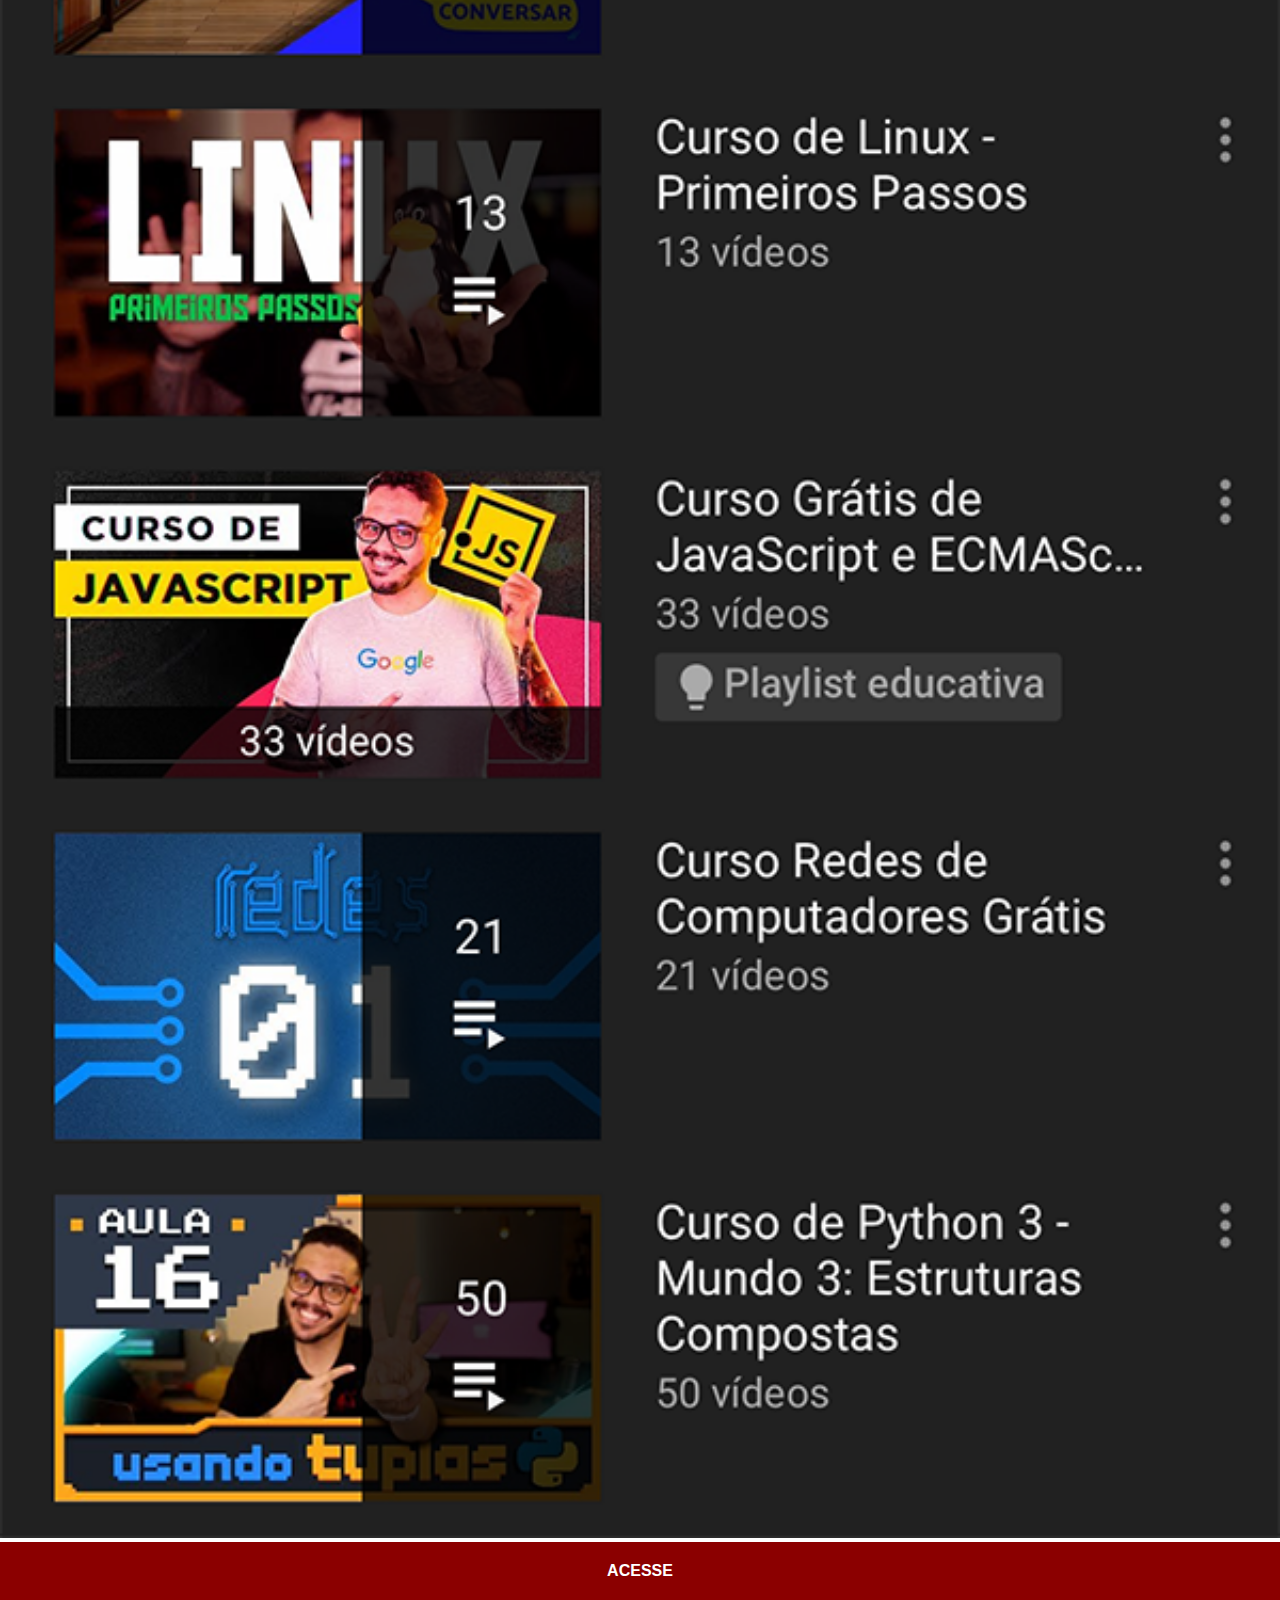
<file: apps/youtube.html>
<!DOCTYPE html>
<html lang="pt-br">
<head>
    <meta charset="UTF-8">
    <meta http-equiv="X-UA-Compatible" content="IE=edge">
    <meta name="viewport" content="width=device-width, initial-scale=1.0">
    <title>youtube</title>
    <link rel="stylesheet" href="../estilo/style-app.css">
</head>
<body>
    <img src="../imagens/tela-youtube.png" alt="tela do youtube"><a href="https://www.youtube.com/@CursoemVideo/playlists" target="_blank">ACESSE</a>
</body>
</html>
</file>
<file: estilo/style-Social.css>
@charset "UTF-8";
*{
    margin: 0px;
    padding: 0px;
    font-family: Arial, Helvetica, sans-serif;
}
html, body{
    height: 100vh;
    width: 100vw;
    background-color: black;
}
body{
    background: url(../imagens/fundo-madeira.jpg) no-repeat top center;
    background-size: cover;
    background-attachment: fixed;
}
main{
    position: relative;
    height: 100vh;
}
section#celular{
    position: absolute;
    top: 50%;
    left: 50%;
    transform: translate(-50%, -50%);
    height: 625px;
    width: 310px;
    background-color: blue;
    background: url(../imagens/frame-iphone.png) no-repeat ;
}
iframe#tela{
    position: relative;
    top: 80px;
    left: 22.7px;
    height: 471px;
    width: 267px;
}
section#app{
    text-align: right;
}
section#app img{
    width: 50px;
    margin: 10px;
    border-radius: 50%;
    box-shadow: 2px 2px 5px rgba(0, 0, 0, 0.4);
    box-sizing: border-box;
}
section#app img:hover{
    border: 2px solid white;
    transform: translate(-3px, -3px);
    box-shadow: 5px 5px 10px rgba(0, 0, 0, 0.6);
    transition: transform .15s, border .3s;
}
</file>
<file: estilo/style-app.css>
@charset "UTF-8";
*{
    margin: 0px;
    padding: 0px;
    font-family: Arial, Helvetica, sans-serif;
}
::-webkit-scrollbar{
    width: 0px;
    height: 0px;
}
img{
    width: 100vw;
}
a{
    display: block;
    background-color: darkred;
    color: white;
    padding: 20px;
    text-align: center;
    font-weight: bolder;
    text-decoration: none;
}
a:hover{
    background-color: red;
}
</file>
